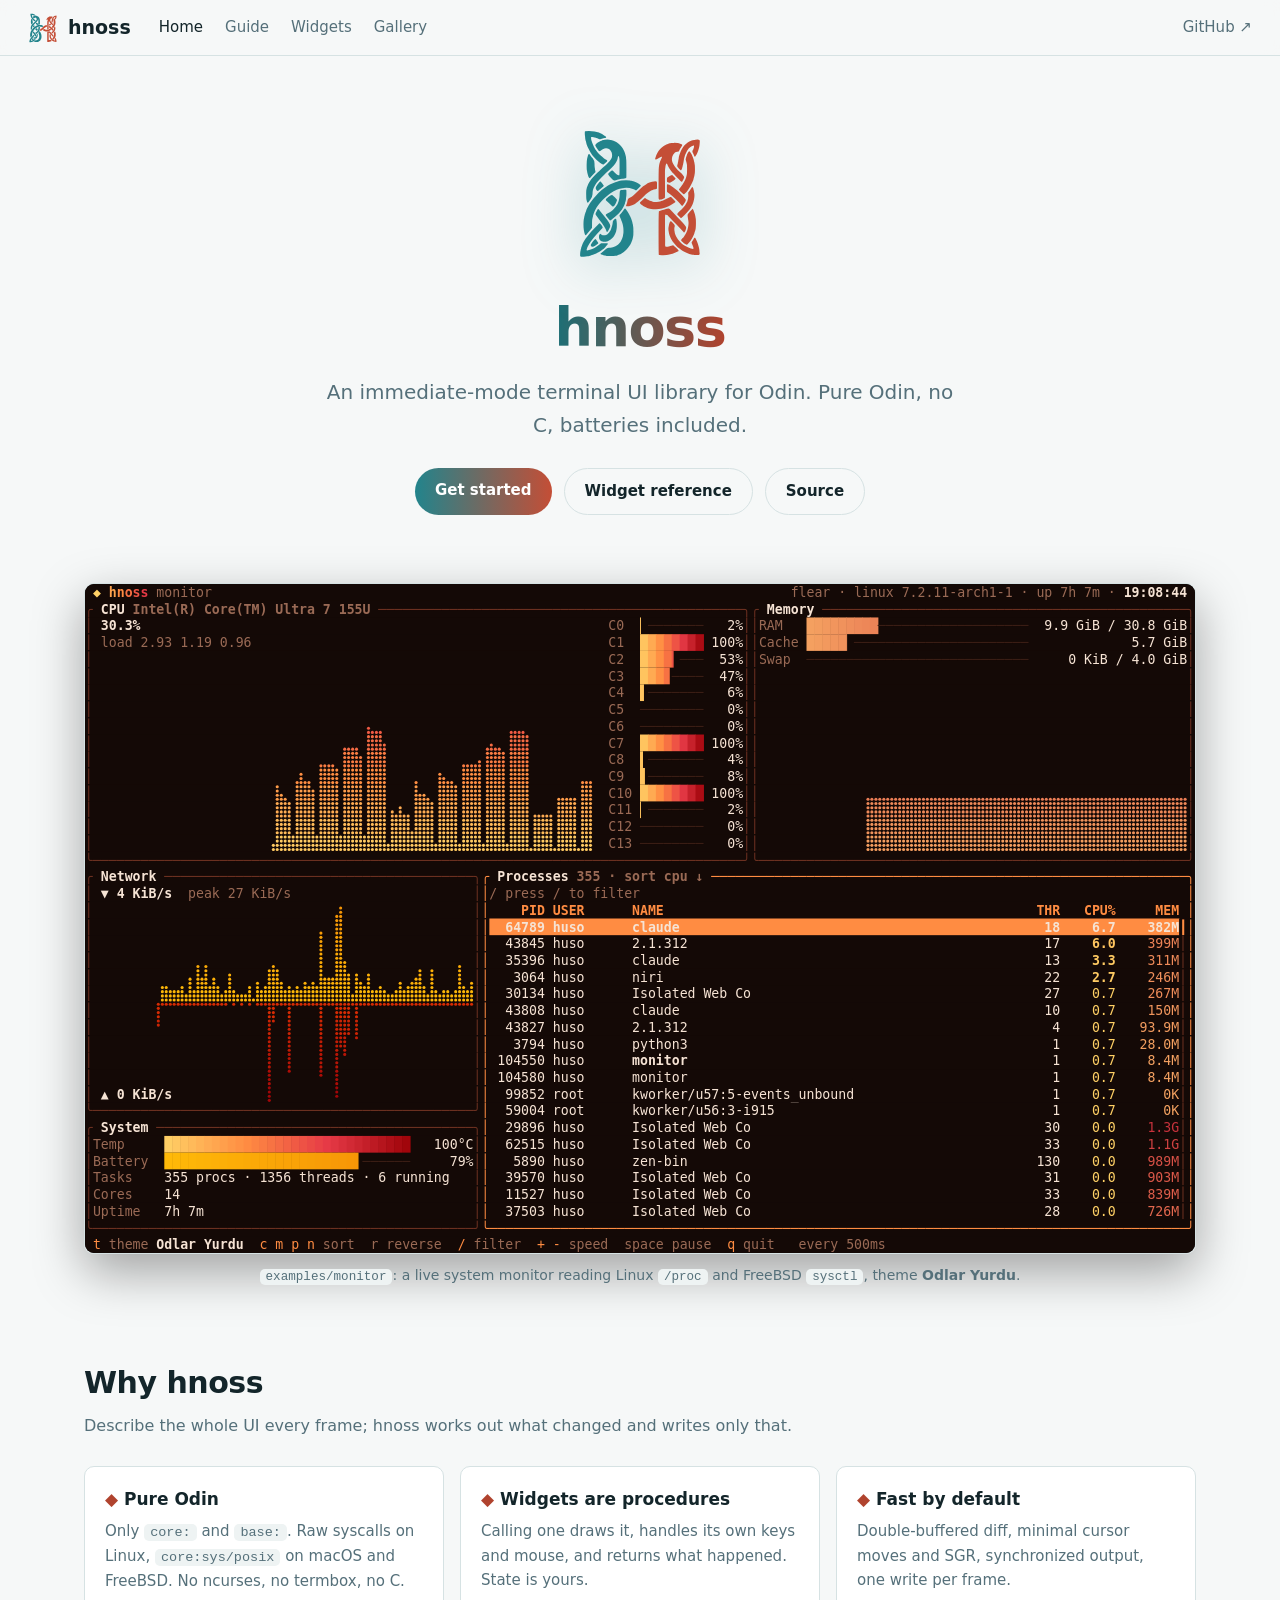
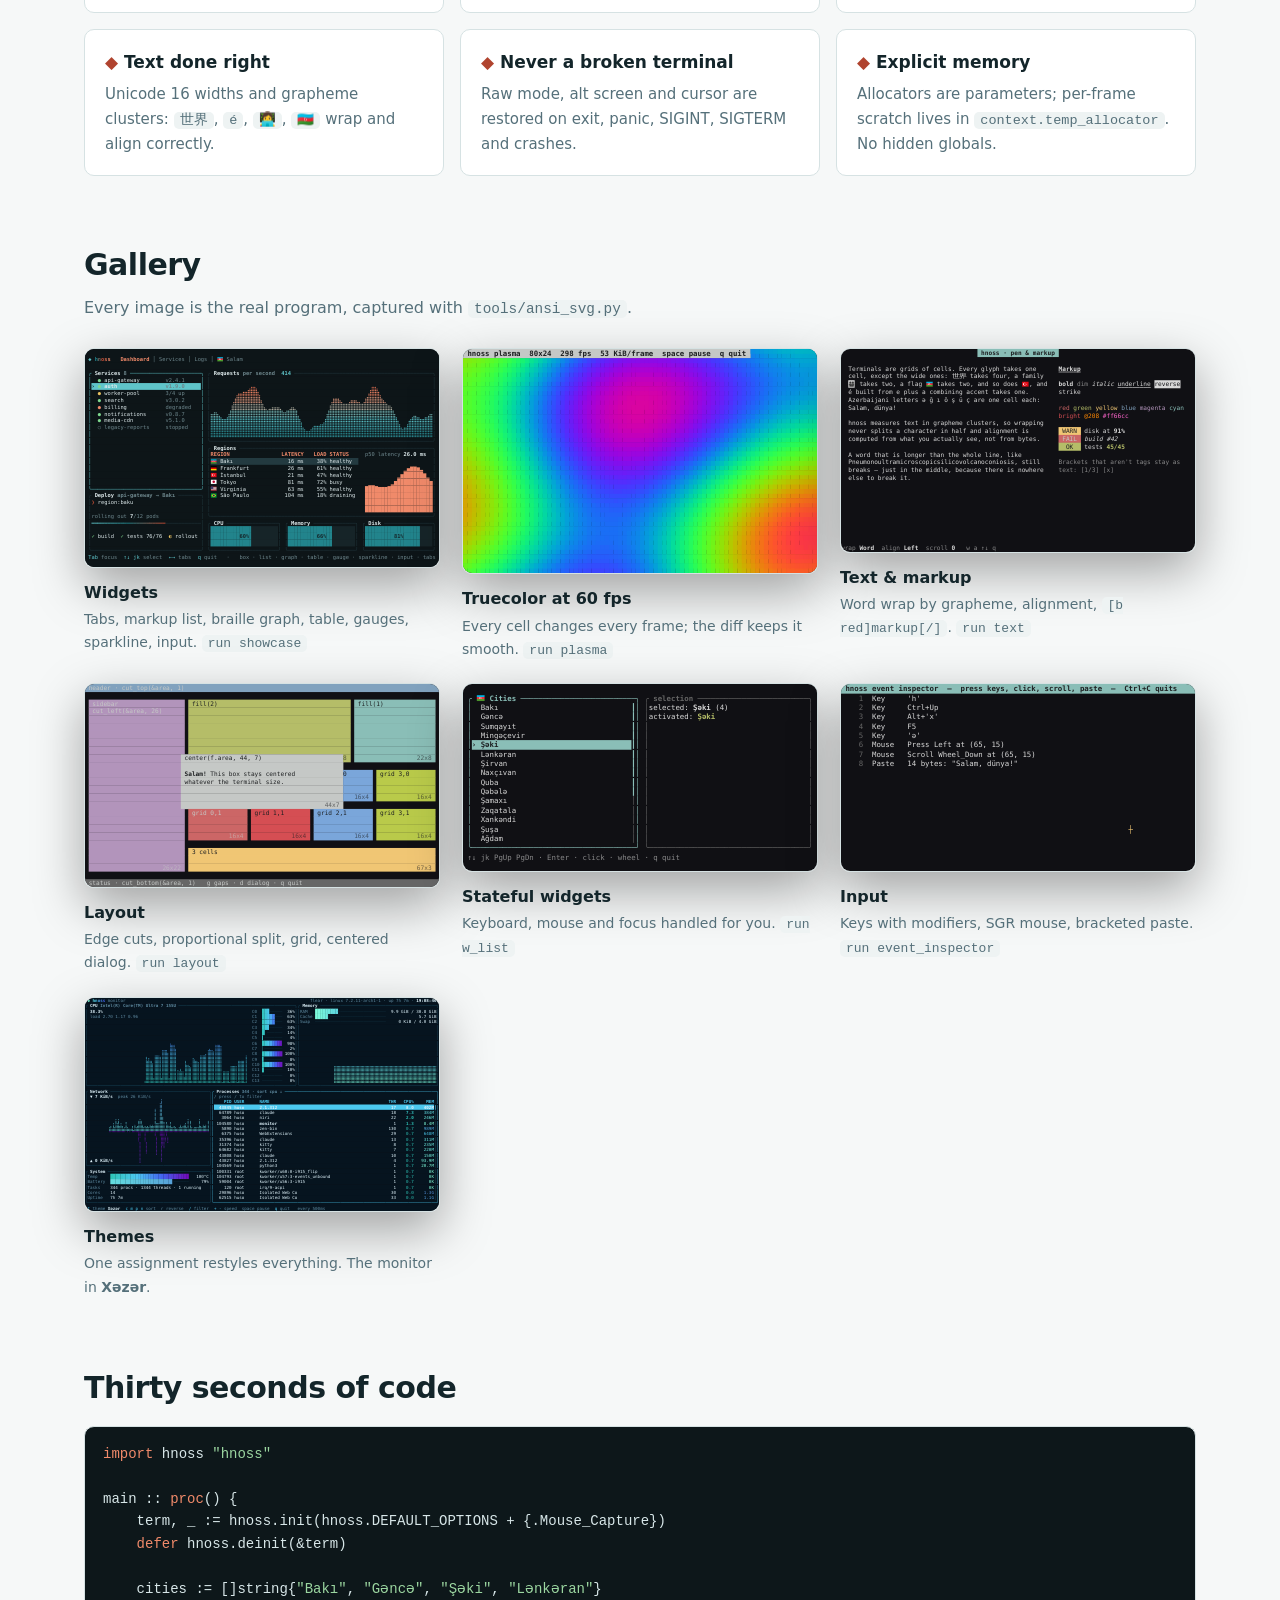
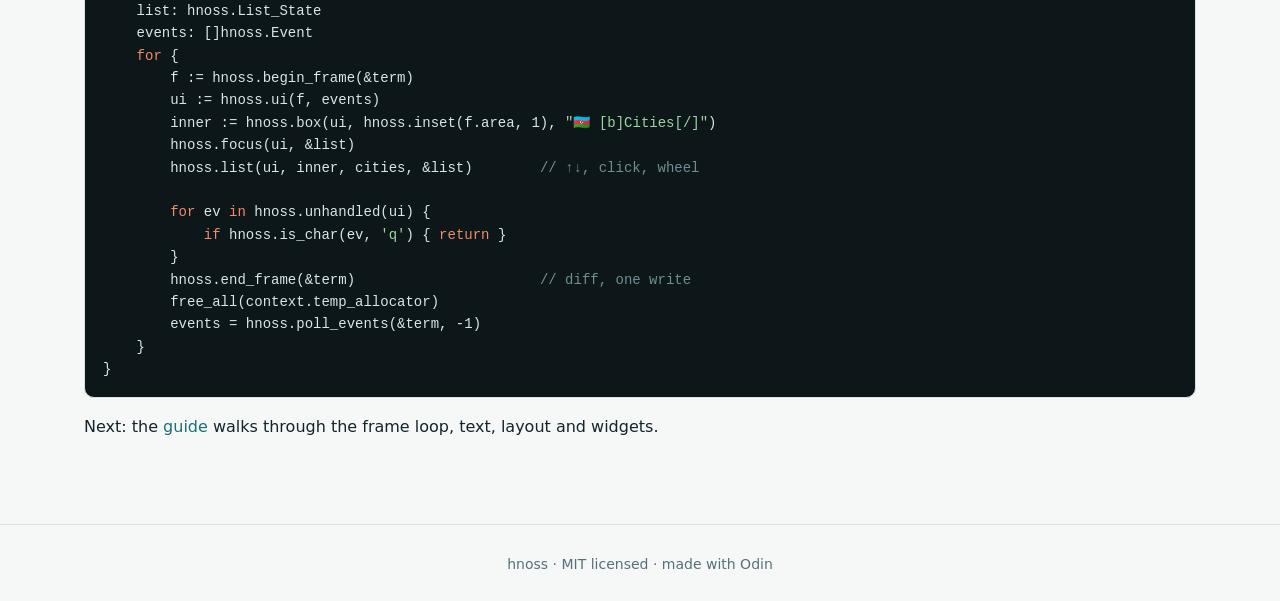
<file: docs/index.html>
<!doctype html>
<html lang="en">
<head>
<meta charset="utf-8">
<meta name="viewport" content="width=device-width, initial-scale=1">
<title>hnoss: immediate-mode TUI for Odin</title>
<meta name="description" content="hnoss is an immediate-mode, widget-rich terminal UI library written in pure Odin.">
<link rel="icon" href="assets/favicon.png">
<link rel="stylesheet" href="style.css">
</head>
<body>

<header class="top">
	<a class="brand" href="./"><img src="assets/logo.svg" alt="">hnoss</a>
	<nav>
		<a class="on" href="./">Home</a>
		<a href="guide.html">Guide</a>
		<a href="widgets.html">Widgets</a>
		<a href="#gallery">Gallery</a>
	</nav>
	<nav class="gh"><a href="https://github.com/Huseynteymurzade28/hnoss">GitHub ↗</a></nav>
</header>

<div class="hero">
	<img class="logo" src="assets/logo.svg" alt="hnoss logo">
	<h1><span>hnoss</span></h1>
	<p class="tag">An immediate-mode terminal UI library for Odin. Pure Odin, no C, batteries included.</p>
	<div class="cta">
		<a class="btn primary" href="guide.html">Get started</a>
		<a class="btn" href="widgets.html">Widget reference</a>
		<a class="btn" href="https://github.com/Huseynteymurzade28/hnoss">Source</a>
	</div>
</div>

<div class="shot">
	<img src="monitor-odlar-yurdu.svg" alt="hnoss system monitor">
	<p class="caption"><code>examples/monitor</code>: a live system monitor reading Linux <code>/proc</code> and FreeBSD <code>sysctl</code>, theme <b>Odlar Yurdu</b>.</p>
</div>

<section class="band">
	<h2>Why hnoss</h2>
	<p class="lead">Describe the whole UI every frame; hnoss works out what changed and writes only that.</p>
	<div class="features">
		<div class="feature"><h3><b>◆</b> Pure Odin</h3><p>Only <code>core:</code> and <code>base:</code>. Raw syscalls on Linux, <code>core:sys/posix</code> on macOS and FreeBSD. No ncurses, no termbox, no C.</p></div>
		<div class="feature"><h3><b>◆</b> Widgets are procedures</h3><p>Calling one draws it, handles its own keys and mouse, and returns what happened. State is yours.</p></div>
		<div class="feature"><h3><b>◆</b> Fast by default</h3><p>Double-buffered diff, minimal cursor moves and SGR, synchronized output, one write per frame.</p></div>
		<div class="feature"><h3><b>◆</b> Text done right</h3><p>Unicode 16 widths and grapheme clusters: <code>世界</code>, <code>é</code>, <code>👩‍💻</code>, <code>🇦🇿</code> wrap and align correctly.</p></div>
		<div class="feature"><h3><b>◆</b> Never a broken terminal</h3><p>Raw mode, alt screen and cursor are restored on exit, panic, SIGINT, SIGTERM and crashes.</p></div>
		<div class="feature"><h3><b>◆</b> Explicit memory</h3><p>Allocators are parameters; per-frame scratch lives in <code>context.temp_allocator</code>. No hidden globals.</p></div>
	</div>
</section>

<section class="band" id="gallery">
	<h2>Gallery</h2>
	<p class="lead">Every image is the real program, captured with <code>tools/ansi_svg.py</code>.</p>
	<div class="gallery">
		<div class="tile"><img src="gallery/showcase.svg" alt=""><h3>Widgets</h3><p>Tabs, markup list, braille graph, table, gauges, sparkline, input. <code>run showcase</code></p></div>
		<div class="tile"><img src="gallery/plasma.svg" alt=""><h3>Truecolor at 60 fps</h3><p>Every cell changes every frame; the diff keeps it smooth. <code>run plasma</code></p></div>
		<div class="tile"><img src="gallery/text.svg" alt=""><h3>Text &amp; markup</h3><p>Word wrap by grapheme, alignment, <code>[b red]markup[/]</code>. <code>run text</code></p></div>
		<div class="tile"><img src="gallery/layout.svg" alt=""><h3>Layout</h3><p>Edge cuts, proportional split, grid, centered dialog. <code>run layout</code></p></div>
		<div class="tile"><img src="gallery/list.svg" alt=""><h3>Stateful widgets</h3><p>Keyboard, mouse and focus handled for you. <code>run w_list</code></p></div>
		<div class="tile"><img src="gallery/events.svg" alt=""><h3>Input</h3><p>Keys with modifiers, SGR mouse, bracketed paste. <code>run event_inspector</code></p></div>
		<div class="tile"><img src="monitor-xezer.svg" alt=""><h3>Themes</h3><p>One assignment restyles everything. The monitor in <b>Xəzər</b>.</p></div>
	</div>
</section>

<section class="band">
	<h2>Thirty seconds of code</h2>
	<pre><code><span class="k">import</span> hnoss <span class="s">"hnoss"</span>

main :: <span class="k">proc</span>() {
    term, _ := hnoss.init(hnoss.DEFAULT_OPTIONS + {.Mouse_Capture})
    <span class="k">defer</span> hnoss.deinit(&amp;term)

    cities := []string{<span class="s">"Bakı"</span>, <span class="s">"Gəncə"</span>, <span class="s">"Şəki"</span>, <span class="s">"Lənkəran"</span>}
    list: hnoss.List_State
    events: []hnoss.Event
    <span class="k">for</span> {
        f := hnoss.begin_frame(&amp;term)
        ui := hnoss.ui(f, events)
        inner := hnoss.box(ui, hnoss.inset(f.area, 1), <span class="s">"🇦🇿 [b]Cities[/]"</span>)
        hnoss.focus(ui, &amp;list)
        hnoss.list(ui, inner, cities, &amp;list)        <span class="c">// ↑↓, click, wheel</span>

        <span class="k">for</span> ev <span class="k">in</span> hnoss.unhandled(ui) {
            <span class="k">if</span> hnoss.is_char(ev, <span class="s">'q'</span>) { <span class="k">return</span> }
        }
        hnoss.end_frame(&amp;term)                      <span class="c">// diff, one write</span>
        free_all(context.temp_allocator)
        events = hnoss.poll_events(&amp;term, -1)
    }
}</code></pre>
	<p>Next: the <a href="guide.html">guide</a> walks through the frame loop, text, layout and widgets.</p>
</section>

<footer>hnoss · MIT licensed · made with Odin</footer>
</body>
</html>
</file>
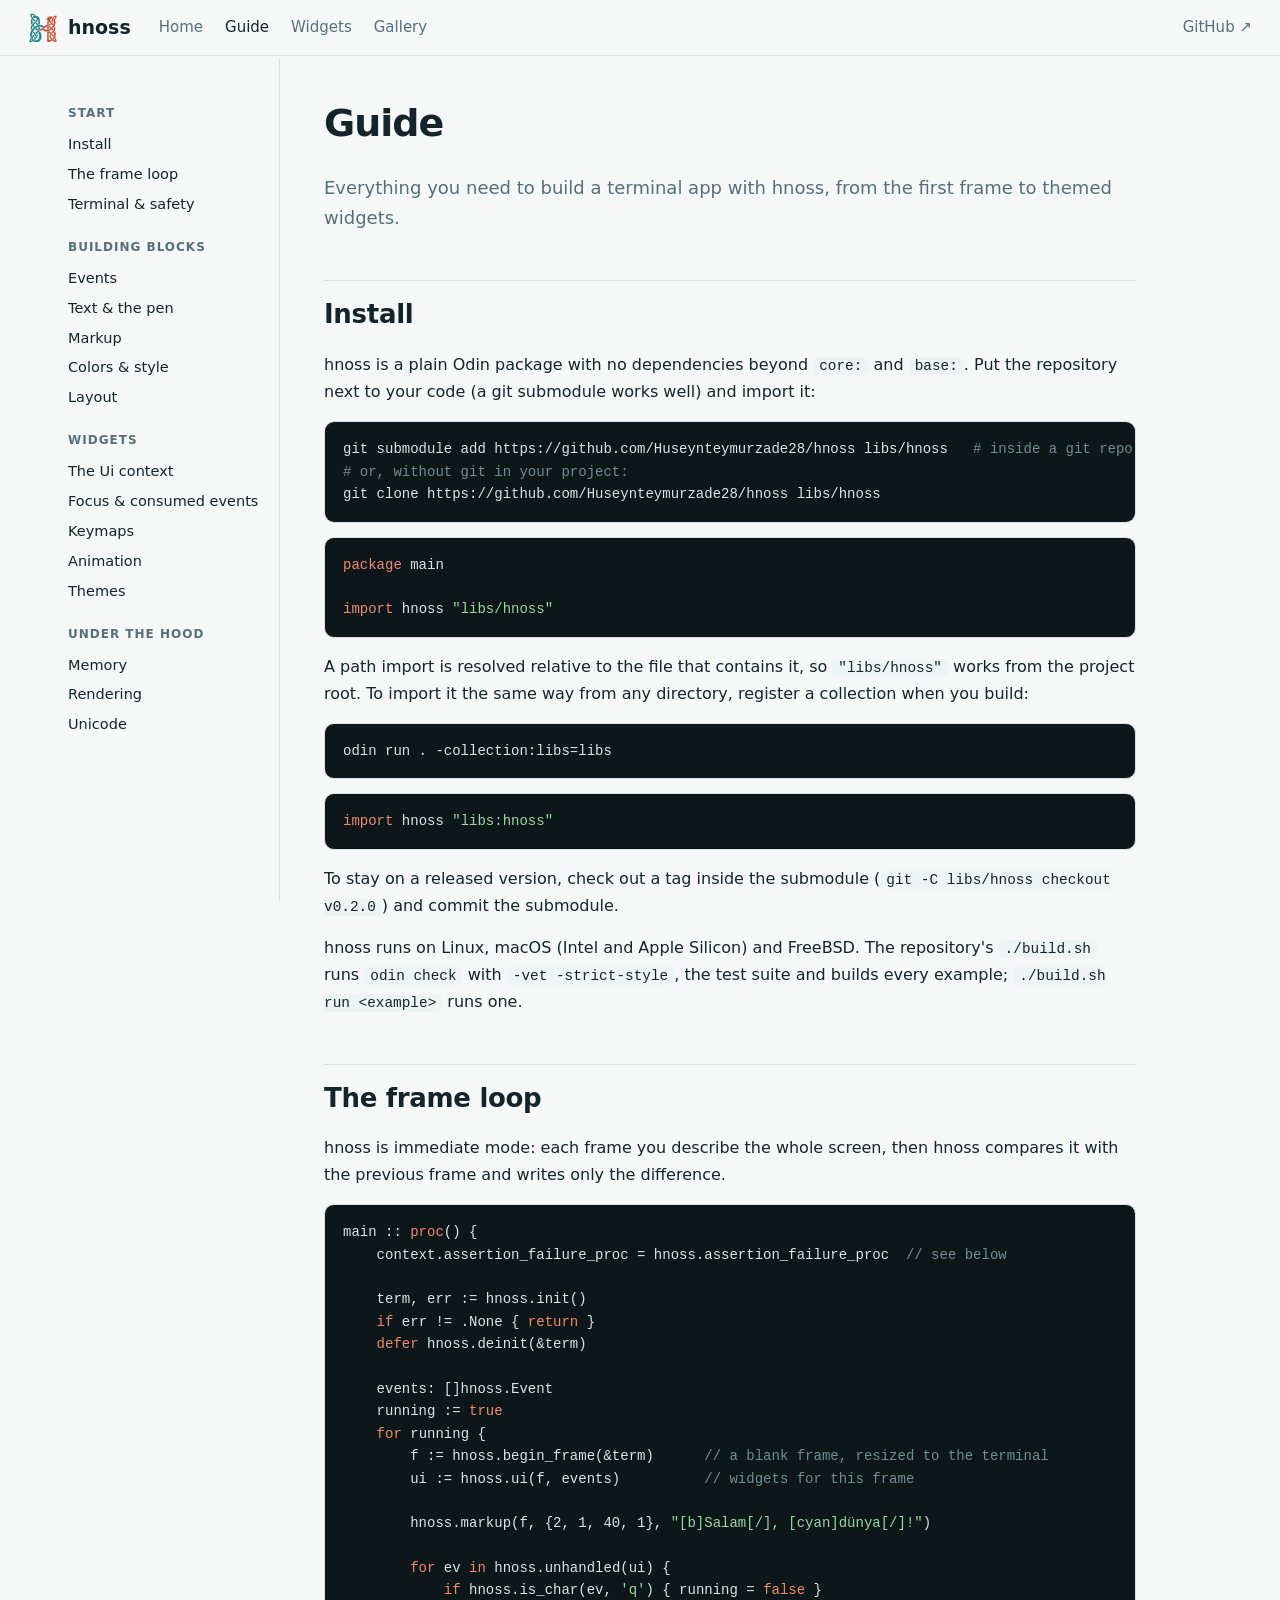
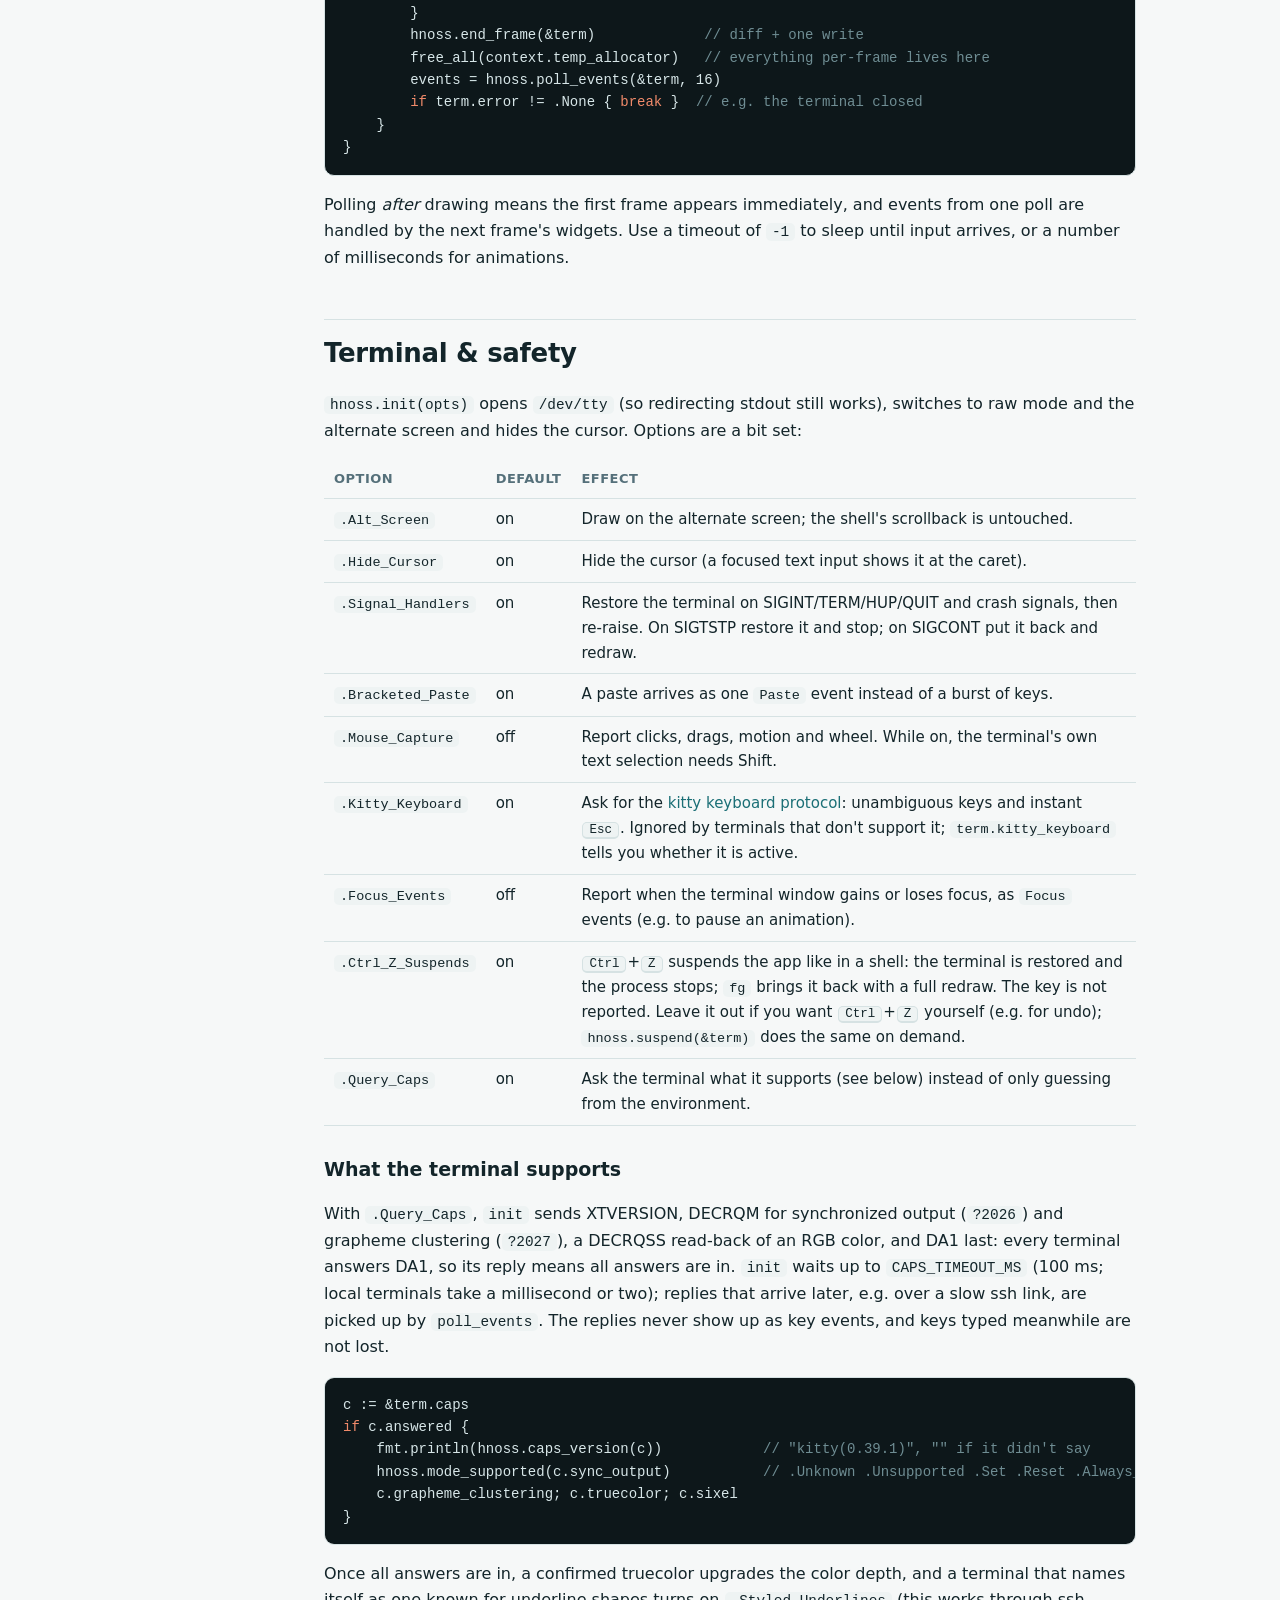
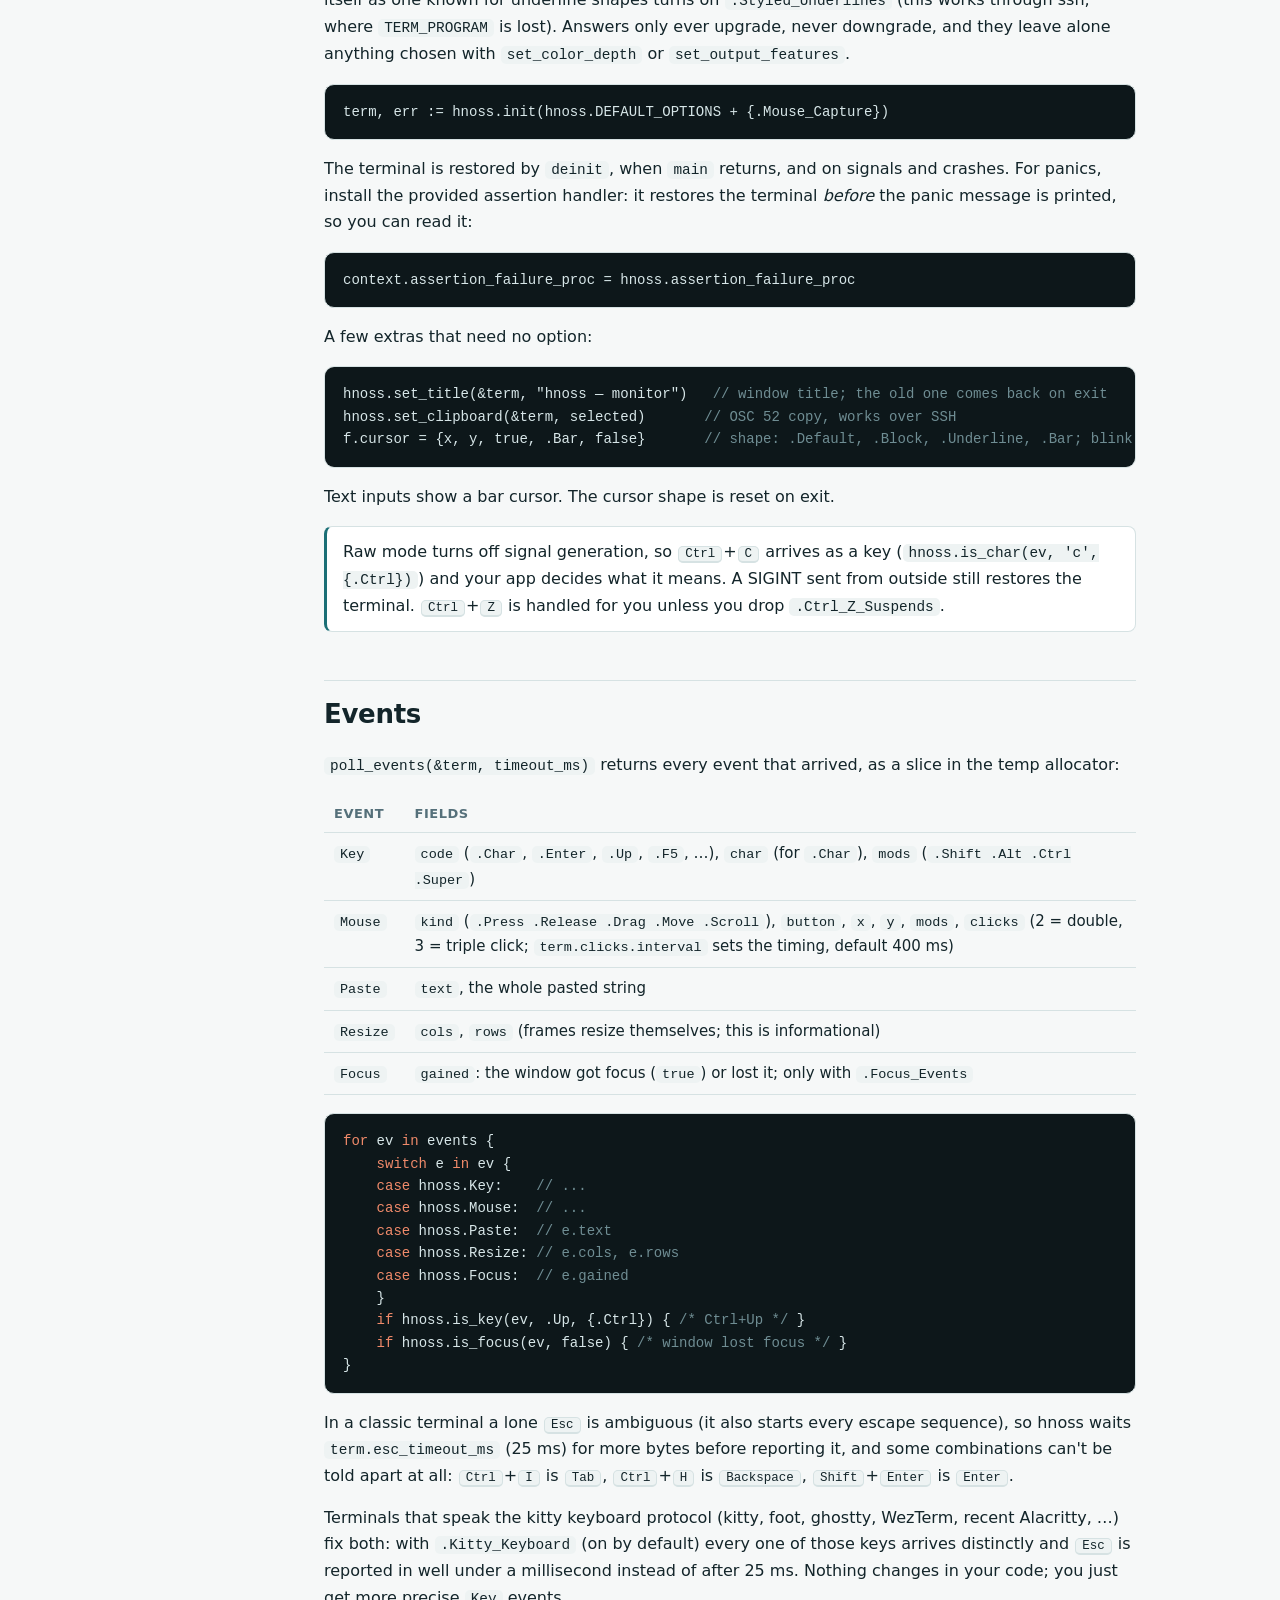
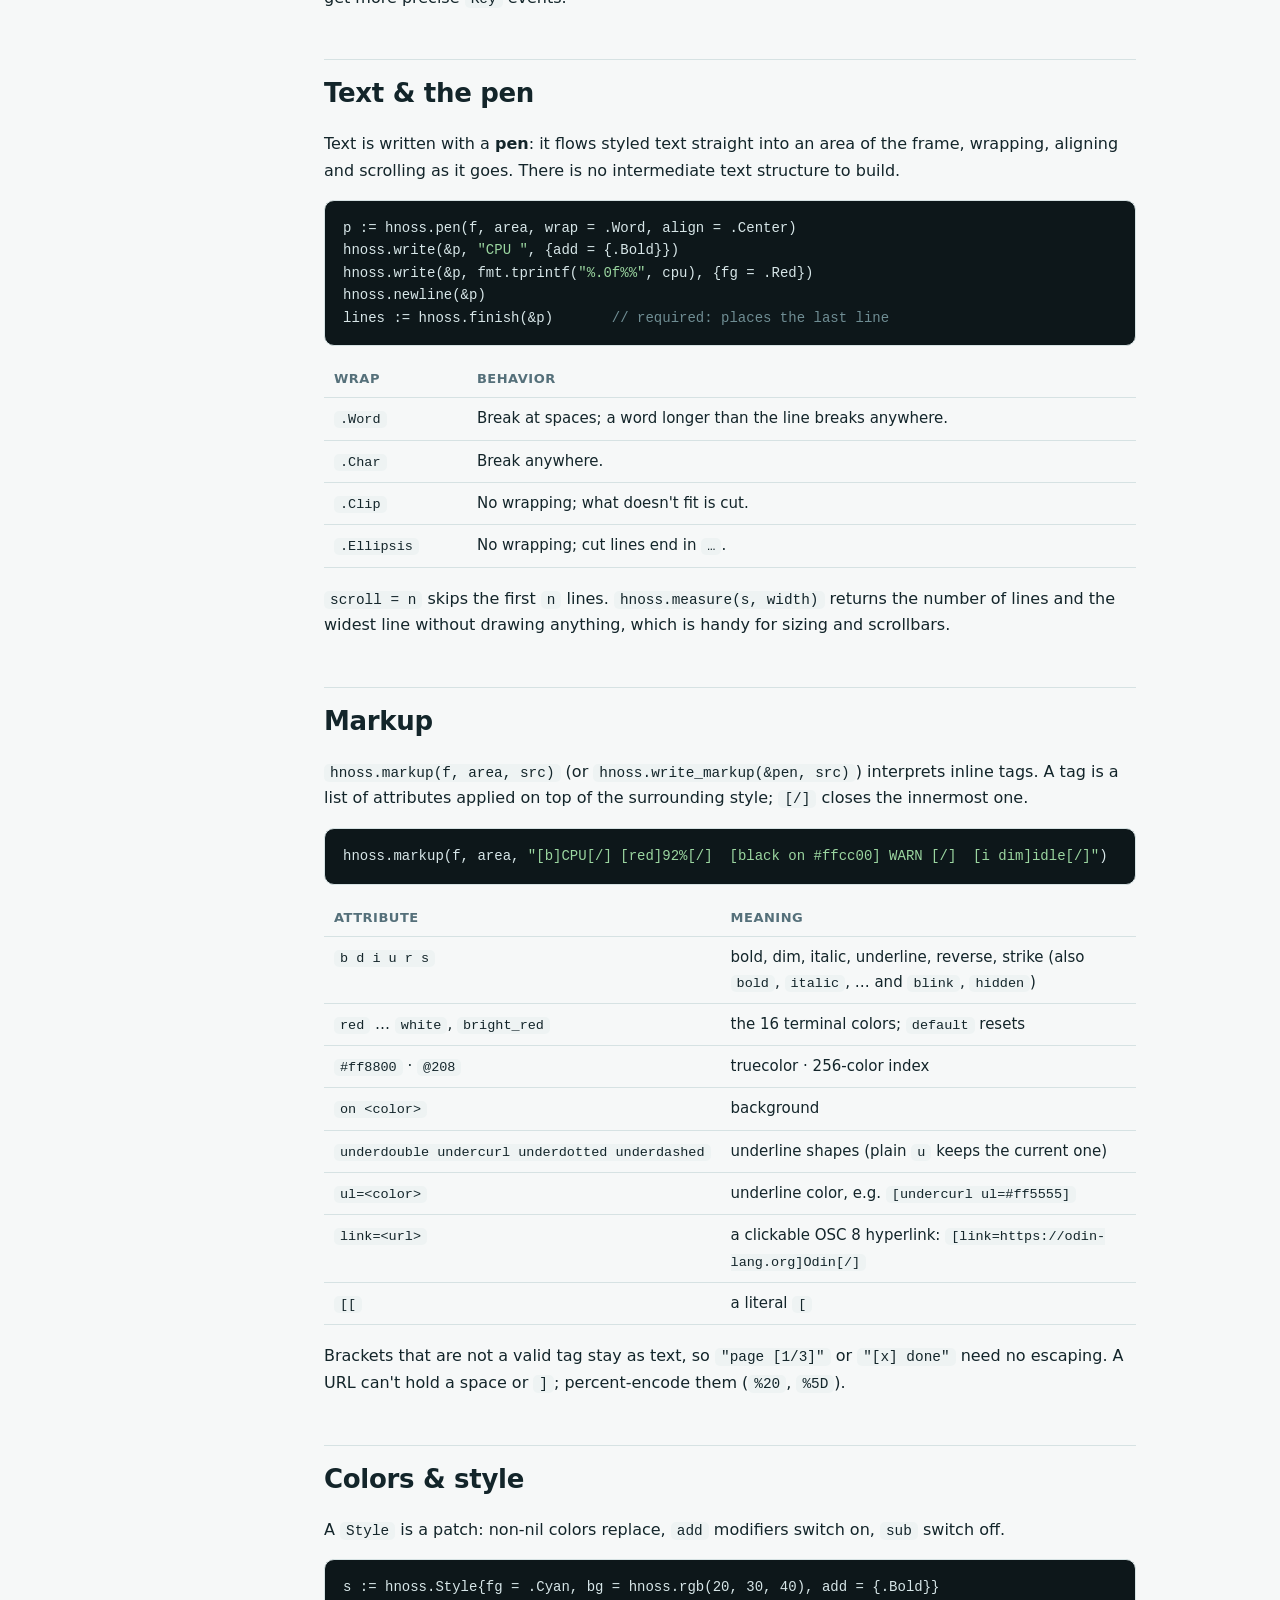
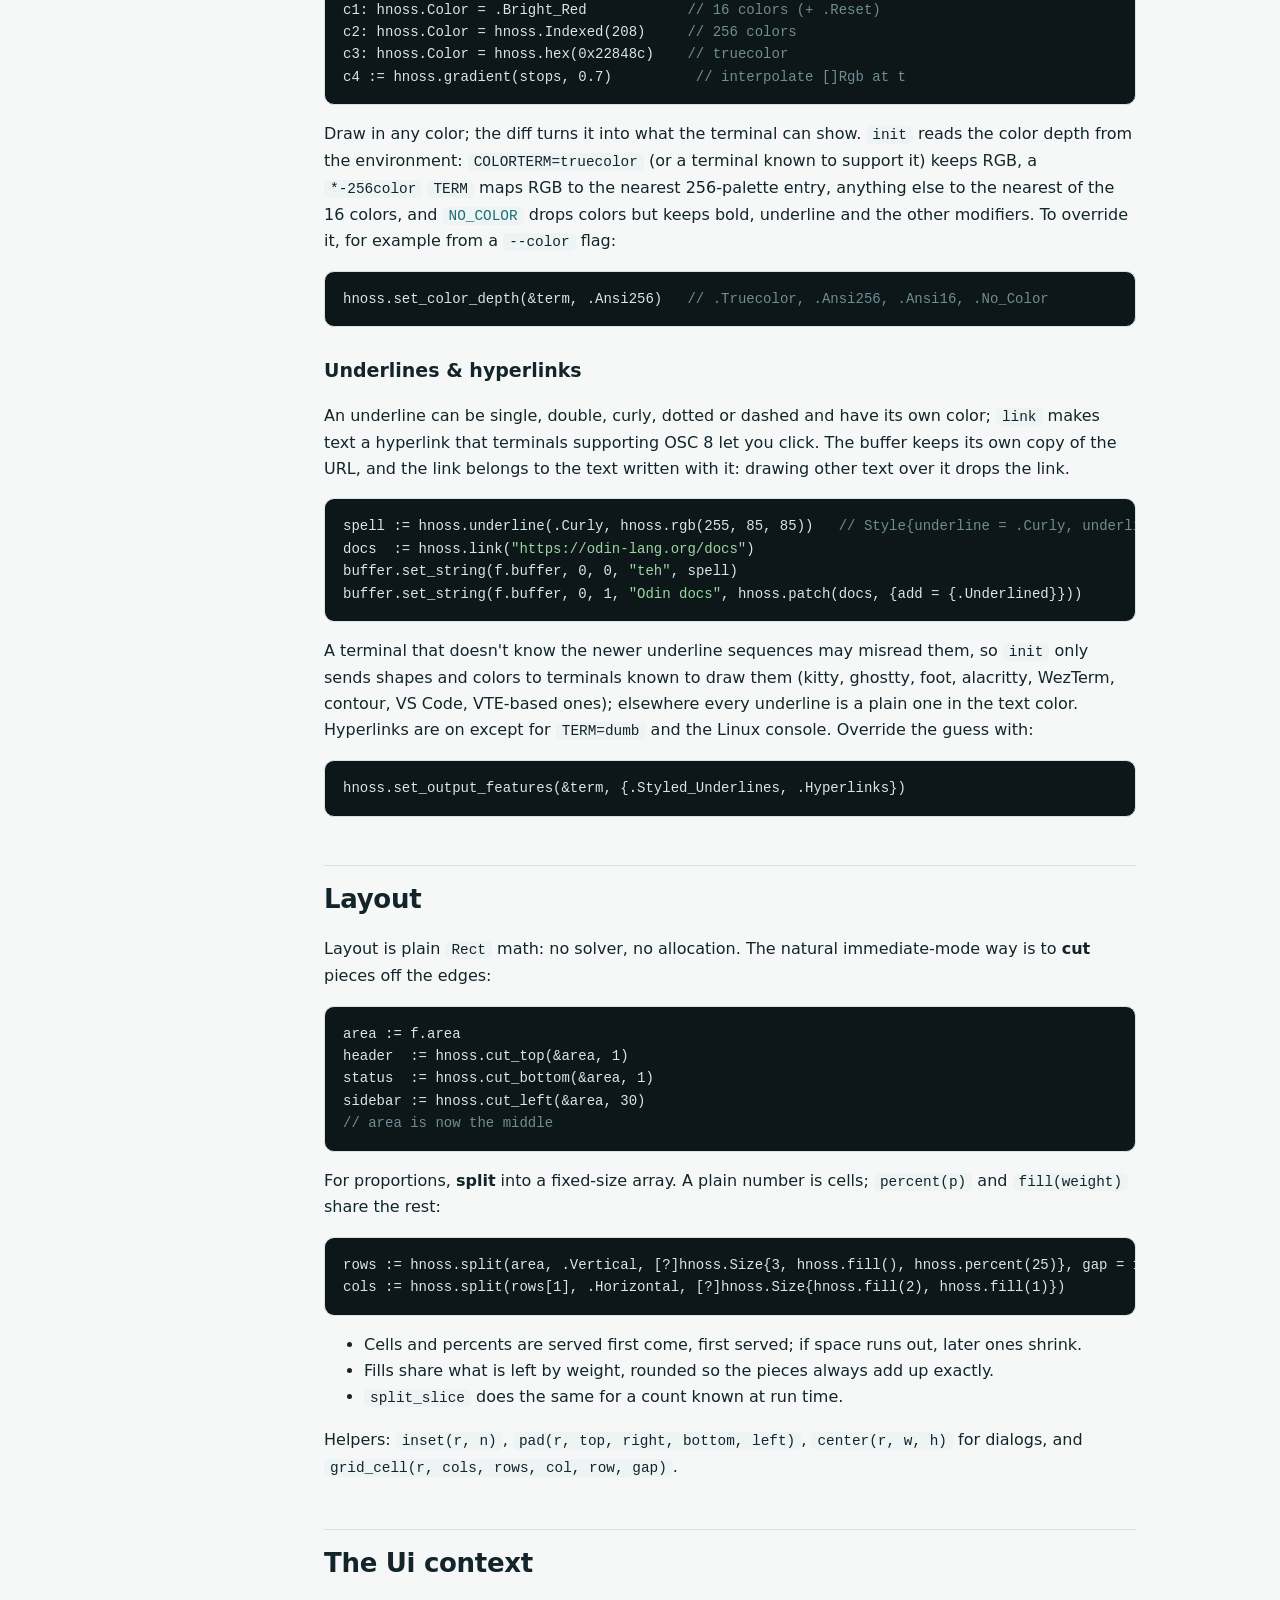
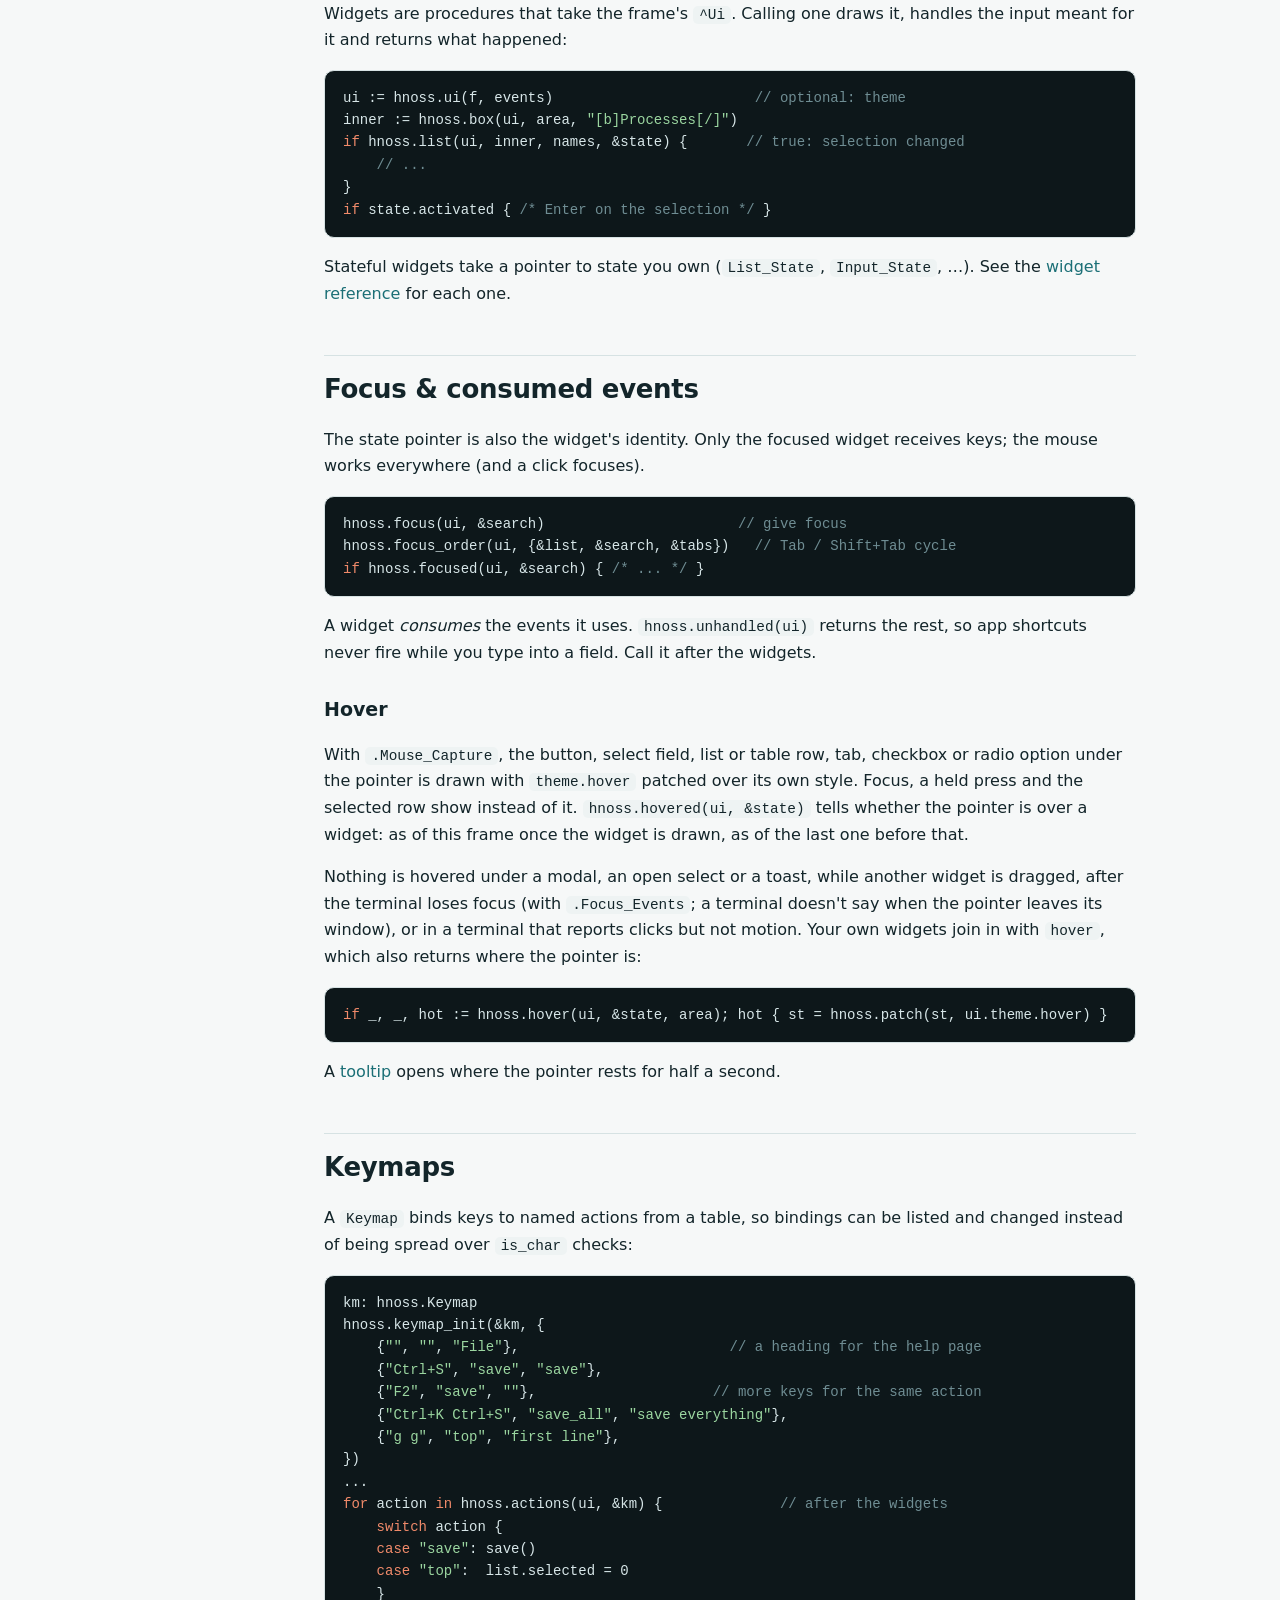
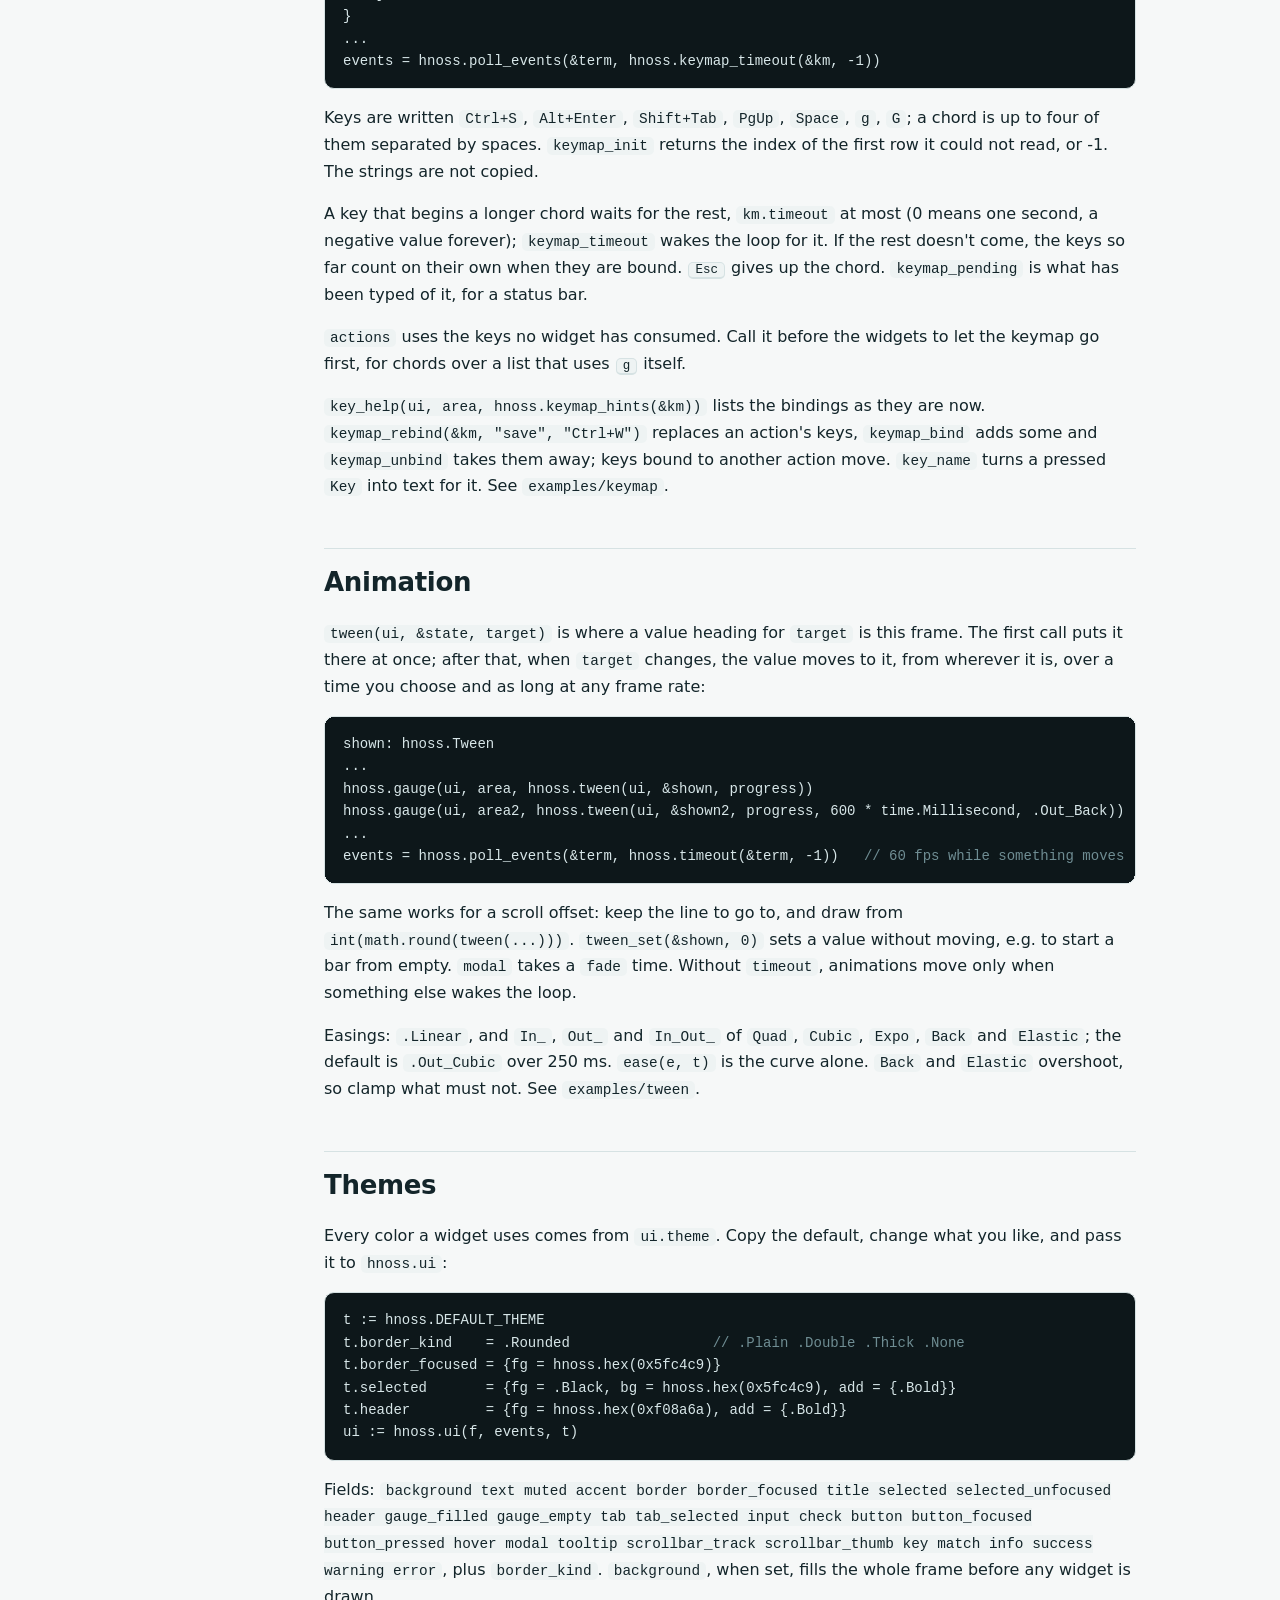
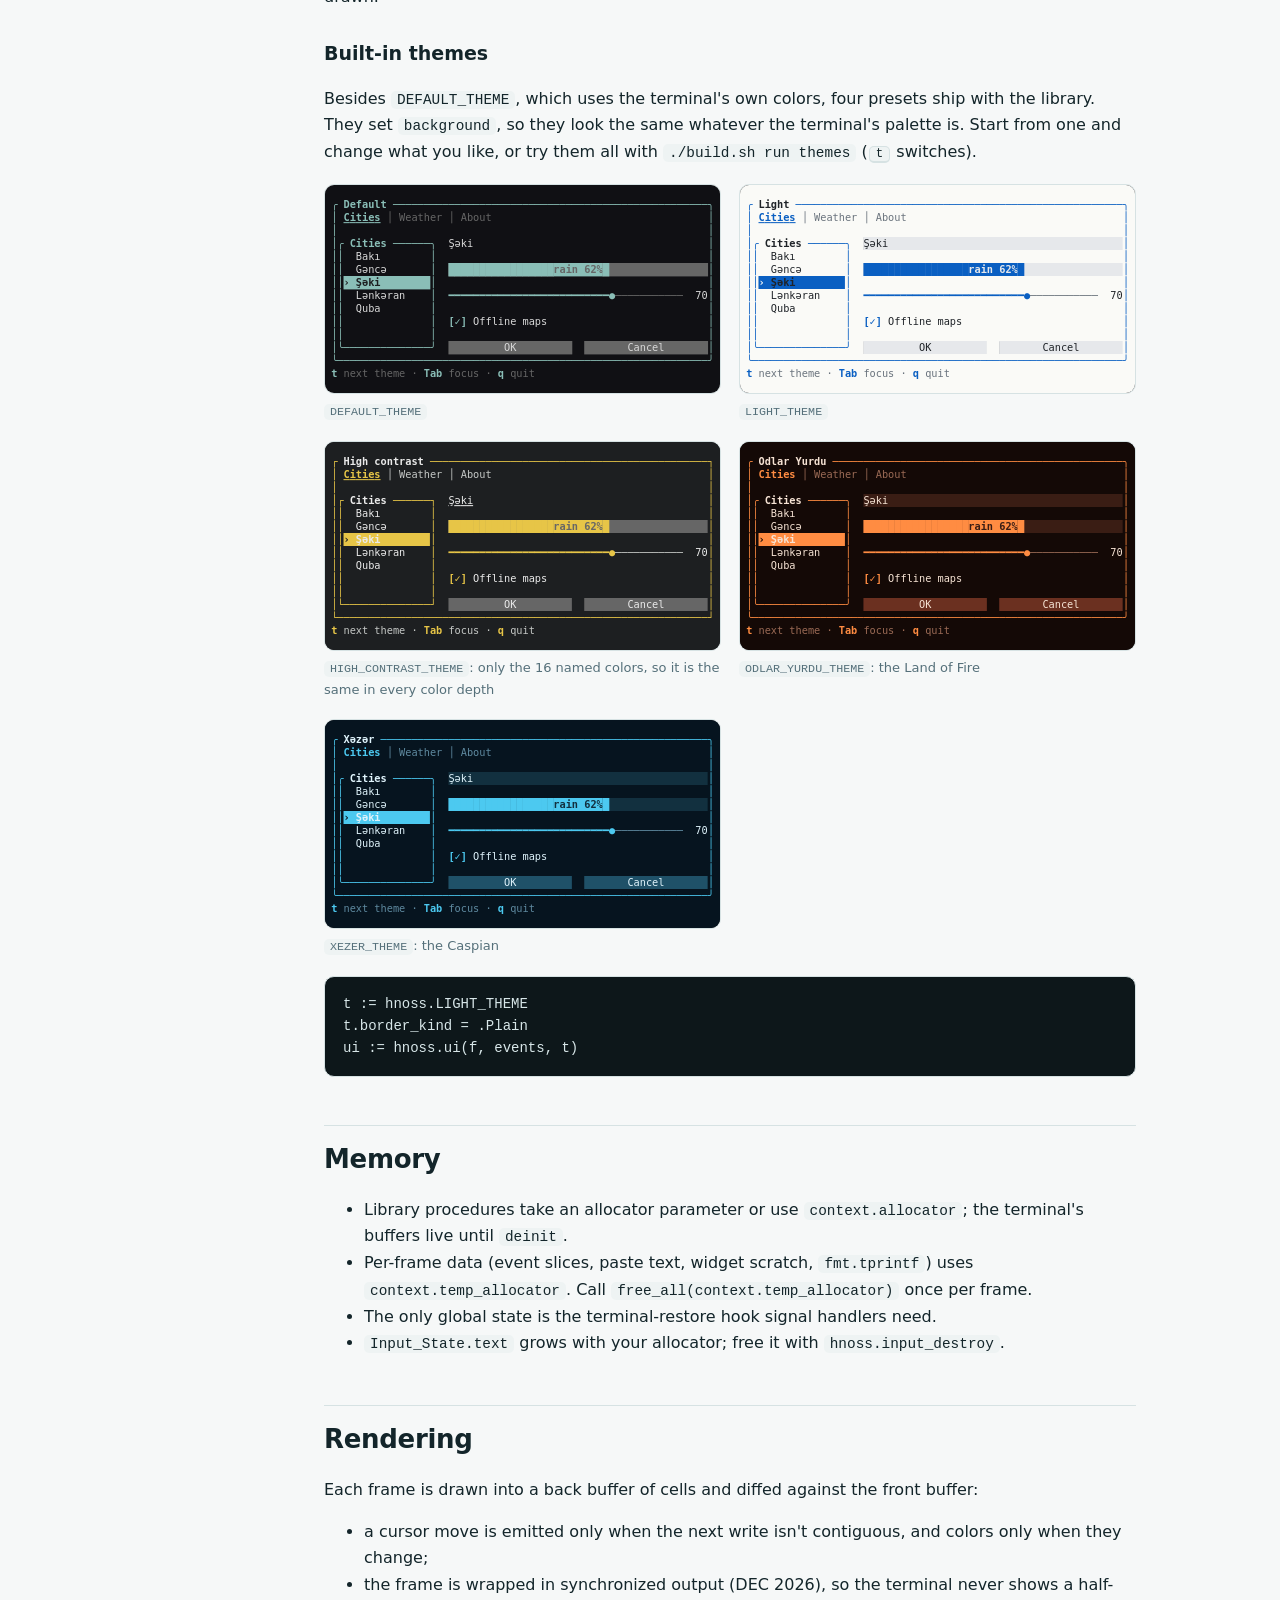
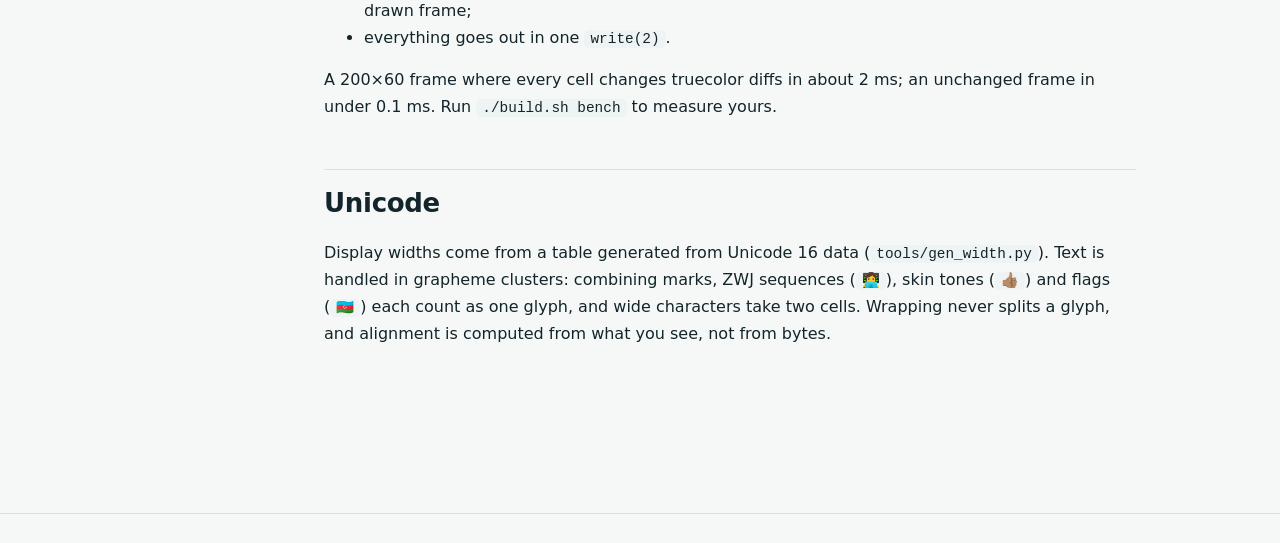
<file: docs/guide.html>
<!doctype html>
<html lang="en">
<head>
<meta charset="utf-8">
<meta name="viewport" content="width=device-width, initial-scale=1">
<title>Guide · hnoss</title>
<link rel="icon" href="assets/favicon.png">
<link rel="stylesheet" href="style.css">
</head>
<body>

<header class="top">
	<a class="brand" href="./"><img src="assets/logo.svg" alt="">hnoss</a>
	<nav>
		<a href="./">Home</a>
		<a class="on" href="guide.html">Guide</a>
		<a href="widgets.html">Widgets</a>
		<a href="./#gallery">Gallery</a>
	</nav>
	<nav class="gh"><a href="https://github.com/Huseynteymurzade28/hnoss">GitHub ↗</a></nav>
</header>

<div class="layout">
<aside class="side">
	<h4>Start</h4>
	<a href="#install">Install</a>
	<a href="#loop">The frame loop</a>
	<a href="#terminal">Terminal &amp; safety</a>
	<h4>Building blocks</h4>
	<a href="#events">Events</a>
	<a href="#text">Text &amp; the pen</a>
	<a href="#markup">Markup</a>
	<a href="#style">Colors &amp; style</a>
	<a href="#layout">Layout</a>
	<h4>Widgets</h4>
	<a href="#ui">The Ui context</a>
	<a href="#focus">Focus &amp; consumed events</a>
	<a href="#keymap">Keymaps</a>
	<a href="#animation">Animation</a>
	<a href="#theme">Themes</a>
	<h4>Under the hood</h4>
	<a href="#memory">Memory</a>
	<a href="#render">Rendering</a>
	<a href="#unicode">Unicode</a>
</aside>

<main class="doc">
<h1>Guide</h1>
<p class="lead">Everything you need to build a terminal app with hnoss, from the first frame to themed widgets.</p>

<h2 id="install">Install</h2>
<p>hnoss is a plain Odin package with no dependencies beyond <code>core:</code> and <code>base:</code>. Put the repository next to your code (a git submodule works well) and import it:</p>
<pre><code>git submodule add https://github.com/Huseynteymurzade28/hnoss libs/hnoss   <span class="c"># inside a git repo (git init first)</span>
<span class="c"># or, without git in your project:</span>
git clone https://github.com/Huseynteymurzade28/hnoss libs/hnoss</code></pre>
<pre><code><span class="k">package</span> main

<span class="k">import</span> hnoss <span class="s">"libs/hnoss"</span></code></pre>
<p>A path import is resolved relative to the file that contains it, so <code>"libs/hnoss"</code> works from the project root. To import it the same way from any directory, register a collection when you build:</p>
<pre><code>odin run . -collection:libs=libs</code></pre>
<pre><code><span class="k">import</span> hnoss <span class="s">"libs:hnoss"</span></code></pre>
<p>To stay on a released version, check out a tag inside the submodule (<code>git -C libs/hnoss checkout v0.2.0</code>) and commit the submodule.</p>
<p>hnoss runs on Linux, macOS (Intel and Apple Silicon) and FreeBSD. The repository's <code>./build.sh</code> runs <code>odin check</code> with <code>-vet -strict-style</code>, the test suite and builds every example; <code>./build.sh run &lt;example&gt;</code> runs one.</p>

<h2 id="loop">The frame loop</h2>
<p>hnoss is immediate mode: each frame you describe the whole screen, then hnoss compares it with the previous frame and writes only the difference.</p>
<pre><code>main :: <span class="k">proc</span>() {
    context.assertion_failure_proc = hnoss.assertion_failure_proc  <span class="c">// see below</span>

    term, err := hnoss.init()
    <span class="k">if</span> err != .None { <span class="k">return</span> }
    <span class="k">defer</span> hnoss.deinit(&amp;term)

    events: []hnoss.Event
    running := <span class="k">true</span>
    <span class="k">for</span> running {
        f := hnoss.begin_frame(&amp;term)      <span class="c">// a blank frame, resized to the terminal</span>
        ui := hnoss.ui(f, events)          <span class="c">// widgets for this frame</span>

        hnoss.markup(f, {2, 1, 40, 1}, <span class="s">"[b]Salam[/], [cyan]dünya[/]!"</span>)

        <span class="k">for</span> ev <span class="k">in</span> hnoss.unhandled(ui) {
            <span class="k">if</span> hnoss.is_char(ev, <span class="s">'q'</span>) { running = <span class="k">false</span> }
        }
        hnoss.end_frame(&amp;term)             <span class="c">// diff + one write</span>
        free_all(context.temp_allocator)   <span class="c">// everything per-frame lives here</span>
        events = hnoss.poll_events(&amp;term, 16)
        <span class="k">if</span> term.error != .None { <span class="k">break</span> }  <span class="c">// e.g. the terminal closed</span>
    }
}</code></pre>
<p>Polling <em>after</em> drawing means the first frame appears immediately, and events from one poll are handled by the next frame's widgets. Use a timeout of <code>-1</code> to sleep until input arrives, or a number of milliseconds for animations.</p>

<h2 id="terminal">Terminal &amp; safety</h2>
<p><code>hnoss.init(opts)</code> opens <code>/dev/tty</code> (so redirecting stdout still works), switches to raw mode and the alternate screen and hides the cursor. Options are a bit set:</p>
<table class="ref">
<tr><th>Option</th><th>Default</th><th>Effect</th></tr>
<tr><td><code>.Alt_Screen</code></td><td>on</td><td>Draw on the alternate screen; the shell's scrollback is untouched.</td></tr>
<tr><td><code>.Hide_Cursor</code></td><td>on</td><td>Hide the cursor (a focused text input shows it at the caret).</td></tr>
<tr><td><code>.Signal_Handlers</code></td><td>on</td><td>Restore the terminal on SIGINT/TERM/HUP/QUIT and crash signals, then re-raise. On SIGTSTP restore it and stop; on SIGCONT put it back and redraw.</td></tr>
<tr><td><code>.Bracketed_Paste</code></td><td>on</td><td>A paste arrives as one <code>Paste</code> event instead of a burst of keys.</td></tr>
<tr><td><code>.Mouse_Capture</code></td><td>off</td><td>Report clicks, drags, motion and wheel. While on, the terminal's own text selection needs Shift.</td></tr>
<tr><td><code>.Kitty_Keyboard</code></td><td>on</td><td>Ask for the <a href="https://sw.kovidgoyal.net/kitty/keyboard-protocol/">kitty keyboard protocol</a>: unambiguous keys and instant <kbd>Esc</kbd>. Ignored by terminals that don't support it; <code>term.kitty_keyboard</code> tells you whether it is active.</td></tr>
<tr><td><code>.Focus_Events</code></td><td>off</td><td>Report when the terminal window gains or loses focus, as <code>Focus</code> events (e.g. to pause an animation).</td></tr>
<tr><td><code>.Ctrl_Z_Suspends</code></td><td>on</td><td><kbd>Ctrl</kbd>+<kbd>Z</kbd> suspends the app like in a shell: the terminal is restored and the process stops; <code>fg</code> brings it back with a full redraw. The key is not reported. Leave it out if you want <kbd>Ctrl</kbd>+<kbd>Z</kbd> yourself (e.g. for undo); <code>hnoss.suspend(&amp;term)</code> does the same on demand.</td></tr>
<tr><td><code>.Query_Caps</code></td><td>on</td><td>Ask the terminal what it supports (see below) instead of only guessing from the environment.</td></tr>
</table>
<h3 id="caps">What the terminal supports</h3>
<p>With <code>.Query_Caps</code>, <code>init</code> sends XTVERSION, DECRQM for synchronized output (<code>?2026</code>) and grapheme clustering (<code>?2027</code>), a DECRQSS read-back of an RGB color, and DA1 last: every terminal answers DA1, so its reply means all answers are in. <code>init</code> waits up to <code>CAPS_TIMEOUT_MS</code> (100 ms; local terminals take a millisecond or two); replies that arrive later, e.g. over a slow ssh link, are picked up by <code>poll_events</code>. The replies never show up as key events, and keys typed meanwhile are not lost.</p>
<pre><code>c := &amp;term.caps
<span class="k">if</span> c.answered {
    fmt.println(hnoss.caps_version(c))            <span class="c">// "kitty(0.39.1)", "" if it didn't say</span>
    hnoss.mode_supported(c.sync_output)           <span class="c">// .Unknown .Unsupported .Set .Reset .Always_Set .Always_Reset</span>
    c.grapheme_clustering; c.truecolor; c.sixel
}</code></pre>
<p>Once all answers are in, a confirmed truecolor upgrades the color depth, and a terminal that names itself as one known for underline shapes turns on <code>.Styled_Underlines</code> (this works through ssh, where <code>TERM_PROGRAM</code> is lost). Answers only ever upgrade, never downgrade, and they leave alone anything chosen with <code>set_color_depth</code> or <code>set_output_features</code>.</p>
<pre><code>term, err := hnoss.init(hnoss.DEFAULT_OPTIONS + {.Mouse_Capture})</code></pre>
<p>The terminal is restored by <code>deinit</code>, when <code>main</code> returns, and on signals and crashes. For panics, install the provided assertion handler: it restores the terminal <em>before</em> the panic message is printed, so you can read it:</p>
<pre><code>context.assertion_failure_proc = hnoss.assertion_failure_proc</code></pre>
<p>A few extras that need no option:</p>
<pre><code>hnoss.set_title(&amp;term, "hnoss — monitor")   <span class="c">// window title; the old one comes back on exit</span>
hnoss.set_clipboard(&amp;term, selected)       <span class="c">// OSC 52 copy, works over SSH</span>
f.cursor = {x, y, true, .Bar, false}       <span class="c">// shape: .Default, .Block, .Underline, .Bar; blink</span></code></pre>
<p>Text inputs show a bar cursor. The cursor shape is reset on exit.</p>
<div class="note">Raw mode turns off signal generation, so <kbd>Ctrl</kbd>+<kbd>C</kbd> arrives as a key (<code>hnoss.is_char(ev, 'c', {.Ctrl})</code>) and your app decides what it means. A SIGINT sent from outside still restores the terminal. <kbd>Ctrl</kbd>+<kbd>Z</kbd> is handled for you unless you drop <code>.Ctrl_Z_Suspends</code>.</div>

<h2 id="events">Events</h2>
<p><code>poll_events(&amp;term, timeout_ms)</code> returns every event that arrived, as a slice in the temp allocator:</p>
<table class="ref">
<tr><th>Event</th><th>Fields</th></tr>
<tr><td><code>Key</code></td><td><code>code</code> (<code>.Char</code>, <code>.Enter</code>, <code>.Up</code>, <code>.F5</code>, …), <code>char</code> (for <code>.Char</code>), <code>mods</code> (<code>.Shift .Alt .Ctrl .Super</code>)</td></tr>
<tr><td><code>Mouse</code></td><td><code>kind</code> (<code>.Press .Release .Drag .Move .Scroll</code>), <code>button</code>, <code>x</code>, <code>y</code>, <code>mods</code>, <code>clicks</code> (2 = double, 3 = triple click; <code>term.clicks.interval</code> sets the timing, default 400 ms)</td></tr>
<tr><td><code>Paste</code></td><td><code>text</code>, the whole pasted string</td></tr>
<tr><td><code>Resize</code></td><td><code>cols</code>, <code>rows</code> (frames resize themselves; this is informational)</td></tr>
<tr><td><code>Focus</code></td><td><code>gained</code>: the window got focus (<code>true</code>) or lost it; only with <code>.Focus_Events</code></td></tr>
</table>
<pre><code><span class="k">for</span> ev <span class="k">in</span> events {
    <span class="k">switch</span> e <span class="k">in</span> ev {
    <span class="k">case</span> hnoss.Key:    <span class="c">// ...</span>
    <span class="k">case</span> hnoss.Mouse:  <span class="c">// ...</span>
    <span class="k">case</span> hnoss.Paste:  <span class="c">// e.text</span>
    <span class="k">case</span> hnoss.Resize: <span class="c">// e.cols, e.rows</span>
    <span class="k">case</span> hnoss.Focus:  <span class="c">// e.gained</span>
    }
    <span class="k">if</span> hnoss.is_key(ev, .Up, {.Ctrl}) { <span class="c">/* Ctrl+Up */</span> }
    <span class="k">if</span> hnoss.is_focus(ev, false) { <span class="c">/* window lost focus */</span> }
}</code></pre>
<p>In a classic terminal a lone <kbd>Esc</kbd> is ambiguous (it also starts every escape sequence), so hnoss waits <code>term.esc_timeout_ms</code> (25 ms) for more bytes before reporting it, and some combinations can't be told apart at all: <kbd>Ctrl</kbd>+<kbd>I</kbd> is <kbd>Tab</kbd>, <kbd>Ctrl</kbd>+<kbd>H</kbd> is <kbd>Backspace</kbd>, <kbd>Shift</kbd>+<kbd>Enter</kbd> is <kbd>Enter</kbd>.</p>
<p>Terminals that speak the kitty keyboard protocol (kitty, foot, ghostty, WezTerm, recent Alacritty, …) fix both: with <code>.Kitty_Keyboard</code> (on by default) every one of those keys arrives distinctly and <kbd>Esc</kbd> is reported in well under a millisecond instead of after 25 ms. Nothing changes in your code; you just get more precise <code>Key</code> events.</p>

<h2 id="text">Text &amp; the pen</h2>
<p>Text is written with a <strong>pen</strong>: it flows styled text straight into an area of the frame, wrapping, aligning and scrolling as it goes. There is no intermediate text structure to build.</p>
<pre><code>p := hnoss.pen(f, area, wrap = .Word, align = .Center)
hnoss.write(&amp;p, <span class="s">"CPU "</span>, {add = {.Bold}})
hnoss.write(&amp;p, fmt.tprintf(<span class="s">"%.0f%%"</span>, cpu), {fg = .Red})
hnoss.newline(&amp;p)
lines := hnoss.finish(&amp;p)       <span class="c">// required: places the last line</span></code></pre>
<table class="ref">
<tr><th>Wrap</th><th>Behavior</th></tr>
<tr><td><code>.Word</code></td><td>Break at spaces; a word longer than the line breaks anywhere.</td></tr>
<tr><td><code>.Char</code></td><td>Break anywhere.</td></tr>
<tr><td><code>.Clip</code></td><td>No wrapping; what doesn't fit is cut.</td></tr>
<tr><td><code>.Ellipsis</code></td><td>No wrapping; cut lines end in <code>…</code>.</td></tr>
</table>
<p><code>scroll = n</code> skips the first <code>n</code> lines. <code>hnoss.measure(s, width)</code> returns the number of lines and the widest line without drawing anything, which is handy for sizing and scrollbars.</p>

<h2 id="markup">Markup</h2>
<p><code>hnoss.markup(f, area, src)</code> (or <code>hnoss.write_markup(&amp;pen, src)</code>) interprets inline tags. A tag is a list of attributes applied on top of the surrounding style; <code>[/]</code> closes the innermost one.</p>
<pre><code>hnoss.markup(f, area, <span class="s">"[b]CPU[/] [red]92%[/]  [black on #ffcc00] WARN [/]  [i dim]idle[/]"</span>)</code></pre>
<table class="ref">
<tr><th>Attribute</th><th>Meaning</th></tr>
<tr><td><code>b d i u r s</code></td><td>bold, dim, italic, underline, reverse, strike (also <code>bold</code>, <code>italic</code>, … and <code>blink</code>, <code>hidden</code>)</td></tr>
<tr><td><code>red</code> … <code>white</code>, <code>bright_red</code></td><td>the 16 terminal colors; <code>default</code> resets</td></tr>
<tr><td><code>#ff8800</code> · <code>@208</code></td><td>truecolor · 256-color index</td></tr>
<tr><td><code>on &lt;color&gt;</code></td><td>background</td></tr>
<tr><td><code>underdouble undercurl underdotted underdashed</code></td><td>underline shapes (plain <code>u</code> keeps the current one)</td></tr>
<tr><td><code>ul=&lt;color&gt;</code></td><td>underline color, e.g. <code>[undercurl ul=#ff5555]</code></td></tr>
<tr><td><code>link=&lt;url&gt;</code></td><td>a clickable OSC 8 hyperlink: <code>[link=https://odin-lang.org]Odin[/]</code></td></tr>
<tr><td><code>[[</code></td><td>a literal <code>[</code></td></tr>
</table>
<p>Brackets that are not a valid tag stay as text, so <code>"page [1/3]"</code> or <code>"[x] done"</code> need no escaping. A URL can't hold a space or <code>]</code>; percent-encode them (<code>%20</code>, <code>%5D</code>).</p>

<h2 id="style">Colors &amp; style</h2>
<p>A <code>Style</code> is a patch: non-nil colors replace, <code>add</code> modifiers switch on, <code>sub</code> switch off.</p>
<pre><code>s := hnoss.Style{fg = .Cyan, bg = hnoss.rgb(20, 30, 40), add = {.Bold}}
c1: hnoss.Color = .Bright_Red            <span class="c">// 16 colors (+ .Reset)</span>
c2: hnoss.Color = hnoss.Indexed(208)     <span class="c">// 256 colors</span>
c3: hnoss.Color = hnoss.hex(0x22848c)    <span class="c">// truecolor</span>
c4 := hnoss.gradient(stops, 0.7)          <span class="c">// interpolate []Rgb at t</span></code></pre>
<p>Draw in any color; the diff turns it into what the terminal can show. <code>init</code> reads the color depth from the environment: <code>COLORTERM=truecolor</code> (or a terminal known to support it) keeps RGB, a <code>*-256color</code> <code>TERM</code> maps RGB to the nearest 256-palette entry, anything else to the nearest of the 16 colors, and <a href="https://no-color.org"><code>NO_COLOR</code></a> drops colors but keeps bold, underline and the other modifiers. To override it, for example from a <code>--color</code> flag:</p>
<pre><code>hnoss.set_color_depth(&amp;term, .Ansi256)   <span class="c">// .Truecolor, .Ansi256, .Ansi16, .No_Color</span></code></pre>
<h3>Underlines &amp; hyperlinks</h3>
<p>An underline can be single, double, curly, dotted or dashed and have its own color; <code>link</code> makes text a hyperlink that terminals supporting OSC 8 let you click. The buffer keeps its own copy of the URL, and the link belongs to the text written with it: drawing other text over it drops the link.</p>
<pre><code>spell := hnoss.underline(.Curly, hnoss.rgb(255, 85, 85))   <span class="c">// Style{underline = .Curly, underline_color = …}</span>
docs  := hnoss.link(<span class="s">"https://odin-lang.org/docs"</span>)
buffer.set_string(f.buffer, 0, 0, <span class="s">"teh"</span>, spell)
buffer.set_string(f.buffer, 0, 1, <span class="s">"Odin docs"</span>, hnoss.patch(docs, {add = {.Underlined}}))</code></pre>
<p>A terminal that doesn't know the newer underline sequences may misread them, so <code>init</code> only sends shapes and colors to terminals known to draw them (kitty, ghostty, foot, alacritty, WezTerm, contour, VS Code, VTE-based ones); elsewhere every underline is a plain one in the text color. Hyperlinks are on except for <code>TERM=dumb</code> and the Linux console. Override the guess with:</p>
<pre><code>hnoss.set_output_features(&amp;term, {.Styled_Underlines, .Hyperlinks})</code></pre>

<h2 id="layout">Layout</h2>
<p>Layout is plain <code>Rect</code> math: no solver, no allocation. The natural immediate-mode way is to <strong>cut</strong> pieces off the edges:</p>
<pre><code>area := f.area
header  := hnoss.cut_top(&amp;area, 1)
status  := hnoss.cut_bottom(&amp;area, 1)
sidebar := hnoss.cut_left(&amp;area, 30)
<span class="c">// area is now the middle</span></code></pre>
<p>For proportions, <strong>split</strong> into a fixed-size array. A plain number is cells; <code>percent(p)</code> and <code>fill(weight)</code> share the rest:</p>
<pre><code>rows := hnoss.split(area, .Vertical, [?]hnoss.Size{3, hnoss.fill(), hnoss.percent(25)}, gap = 1)
cols := hnoss.split(rows[1], .Horizontal, [?]hnoss.Size{hnoss.fill(2), hnoss.fill(1)})</code></pre>
<ul>
<li>Cells and percents are served first come, first served; if space runs out, later ones shrink.</li>
<li>Fills share what is left by weight, rounded so the pieces always add up exactly.</li>
<li><code>split_slice</code> does the same for a count known at run time.</li>
</ul>
<p>Helpers: <code>inset(r, n)</code>, <code>pad(r, top, right, bottom, left)</code>, <code>center(r, w, h)</code> for dialogs, and <code>grid_cell(r, cols, rows, col, row, gap)</code>.</p>

<h2 id="ui">The Ui context</h2>
<p>Widgets are procedures that take the frame's <code>^Ui</code>. Calling one draws it, handles the input meant for it and returns what happened:</p>
<pre><code>ui := hnoss.ui(f, events)                        <span class="c">// optional: theme</span>
inner := hnoss.box(ui, area, <span class="s">"[b]Processes[/]"</span>)
<span class="k">if</span> hnoss.list(ui, inner, names, &amp;state) {       <span class="c">// true: selection changed</span>
    <span class="c">// ...</span>
}
<span class="k">if</span> state.activated { <span class="c">/* Enter on the selection */</span> }</code></pre>
<p>Stateful widgets take a pointer to state you own (<code>List_State</code>, <code>Input_State</code>, …). See the <a href="widgets.html">widget reference</a> for each one.</p>

<h2 id="focus">Focus &amp; consumed events</h2>
<p>The state pointer is also the widget's identity. Only the focused widget receives keys; the mouse works everywhere (and a click focuses).</p>
<pre><code>hnoss.focus(ui, &amp;search)                       <span class="c">// give focus</span>
hnoss.focus_order(ui, {&amp;list, &amp;search, &amp;tabs})   <span class="c">// Tab / Shift+Tab cycle</span>
<span class="k">if</span> hnoss.focused(ui, &amp;search) { <span class="c">/* ... */</span> }</code></pre>
<p>A widget <em>consumes</em> the events it uses. <code>hnoss.unhandled(ui)</code> returns the rest, so app shortcuts never fire while you type into a field. Call it after the widgets.</p>

<h3 id="hover">Hover</h3>
<p>With <code>.Mouse_Capture</code>, the button, select field, list or table row, tab, checkbox or radio option under the pointer is drawn with <code>theme.hover</code> patched over its own style. Focus, a held press and the selected row show instead of it. <code>hnoss.hovered(ui, &amp;state)</code> tells whether the pointer is over a widget: as of this frame once the widget is drawn, as of the last one before that.</p>
<p>Nothing is hovered under a modal, an open select or a toast, while another widget is dragged, after the terminal loses focus (with <code>.Focus_Events</code>; a terminal doesn't say when the pointer leaves its window), or in a terminal that reports clicks but not motion. Your own widgets join in with <code>hover</code>, which also returns where the pointer is:</p>
<pre><code><span class="k">if</span> _, _, hot := hnoss.hover(ui, &amp;state, area); hot { st = hnoss.patch(st, ui.theme.hover) }</code></pre>
<p>A <a href="widgets.html#tooltip">tooltip</a> opens where the pointer rests for half a second.</p>

<h2 id="keymap">Keymaps</h2>
<p>A <code>Keymap</code> binds keys to named actions from a table, so bindings can be listed and changed instead of being spread over <code>is_char</code> checks:</p>
<pre><code>km: hnoss.Keymap
hnoss.keymap_init(&amp;km, {
    {<span class="s">""</span>, <span class="s">""</span>, <span class="s">"File"</span>},                         <span class="c">// a heading for the help page</span>
    {<span class="s">"Ctrl+S"</span>, <span class="s">"save"</span>, <span class="s">"save"</span>},
    {<span class="s">"F2"</span>, <span class="s">"save"</span>, <span class="s">""</span>},                     <span class="c">// more keys for the same action</span>
    {<span class="s">"Ctrl+K Ctrl+S"</span>, <span class="s">"save_all"</span>, <span class="s">"save everything"</span>},
    {<span class="s">"g g"</span>, <span class="s">"top"</span>, <span class="s">"first line"</span>},
})
...
<span class="k">for</span> action <span class="k">in</span> hnoss.actions(ui, &amp;km) {              <span class="c">// after the widgets</span>
    <span class="k">switch</span> action {
    <span class="k">case</span> <span class="s">"save"</span>: save()
    <span class="k">case</span> <span class="s">"top"</span>:  list.selected = 0
    }
}
...
events = hnoss.poll_events(&amp;term, hnoss.keymap_timeout(&amp;km, -1))</code></pre>
<p>Keys are written <code>Ctrl+S</code>, <code>Alt+Enter</code>, <code>Shift+Tab</code>, <code>PgUp</code>, <code>Space</code>, <code>g</code>, <code>G</code>; a chord is up to four of them separated by spaces. <code>keymap_init</code> returns the index of the first row it could not read, or -1. The strings are not copied.</p>
<p>A key that begins a longer chord waits for the rest, <code>km.timeout</code> at most (0 means one second, a negative value forever); <code>keymap_timeout</code> wakes the loop for it. If the rest doesn't come, the keys so far count on their own when they are bound. <kbd>Esc</kbd> gives up the chord. <code>keymap_pending</code> is what has been typed of it, for a status bar.</p>
<p><code>actions</code> uses the keys no widget has consumed. Call it before the widgets to let the keymap go first, for chords over a list that uses <kbd>g</kbd> itself.</p>
<p><code>key_help(ui, area, hnoss.keymap_hints(&amp;km))</code> lists the bindings as they are now. <code>keymap_rebind(&amp;km, "save", "Ctrl+W")</code> replaces an action's keys, <code>keymap_bind</code> adds some and <code>keymap_unbind</code> takes them away; keys bound to another action move. <code>key_name</code> turns a pressed <code>Key</code> into text for it. See <code>examples/keymap</code>.</p>

<h2 id="animation">Animation</h2>
<p><code>tween(ui, &amp;state, target)</code> is where a value heading for <code>target</code> is this frame. The first call puts it there at once; after that, when <code>target</code> changes, the value moves to it, from wherever it is, over a time you choose and as long at any frame rate:</p>
<pre><code>shown: hnoss.Tween
...
hnoss.gauge(ui, area, hnoss.tween(ui, &amp;shown, progress))
hnoss.gauge(ui, area2, hnoss.tween(ui, &amp;shown2, progress, 600 * time.Millisecond, .Out_Back))
...
events = hnoss.poll_events(&amp;term, hnoss.timeout(&amp;term, -1))   <span class="c">// 60 fps while something moves</span></code></pre>
<p>The same works for a scroll offset: keep the line to go to, and draw from <code>int(math.round(tween(...)))</code>. <code>tween_set(&amp;shown, 0)</code> sets a value without moving, e.g. to start a bar from empty. <code>modal</code> takes a <code>fade</code> time. Without <code>timeout</code>, animations move only when something else wakes the loop.</p>
<p>Easings: <code>.Linear</code>, and <code>In_</code>, <code>Out_</code> and <code>In_Out_</code> of <code>Quad</code>, <code>Cubic</code>, <code>Expo</code>, <code>Back</code> and <code>Elastic</code>; the default is <code>.Out_Cubic</code> over 250 ms. <code>ease(e, t)</code> is the curve alone. <code>Back</code> and <code>Elastic</code> overshoot, so clamp what must not. See <code>examples/tween</code>.</p>

<h2 id="theme">Themes</h2>
<p>Every color a widget uses comes from <code>ui.theme</code>. Copy the default, change what you like, and pass it to <code>hnoss.ui</code>:</p>
<pre><code>t := hnoss.DEFAULT_THEME
t.border_kind    = .Rounded                 <span class="c">// .Plain .Double .Thick .None</span>
t.border_focused = {fg = hnoss.hex(0x5fc4c9)}
t.selected       = {fg = .Black, bg = hnoss.hex(0x5fc4c9), add = {.Bold}}
t.header         = {fg = hnoss.hex(0xf08a6a), add = {.Bold}}
ui := hnoss.ui(f, events, t)</code></pre>
<p>Fields: <code>background text muted accent border border_focused title selected selected_unfocused header gauge_filled gauge_empty tab tab_selected input check button button_focused button_pressed hover modal tooltip scrollbar_track scrollbar_thumb key match info success warning error</code>, plus <code>border_kind</code>. <code>background</code>, when set, fills the whole frame before any widget is drawn.</p>

<h3 id="presets">Built-in themes</h3>
<p>Besides <code>DEFAULT_THEME</code>, which uses the terminal's own colors, four presets ship with the library. They set <code>background</code>, so they look the same whatever the terminal's palette is. Start from one and change what you like, or try them all with <code>./build.sh run themes</code> (<kbd>t</kbd> switches).</p>
<div class="themes">
<figure><img src="themes/default.svg" alt="default theme"><figcaption><code>DEFAULT_THEME</code></figcaption></figure>
<figure><img src="themes/light.svg" alt="light theme"><figcaption><code>LIGHT_THEME</code></figcaption></figure>
<figure><img src="themes/high_contrast.svg" alt="high-contrast theme"><figcaption><code>HIGH_CONTRAST_THEME</code>: only the 16 named colors, so it is the same in every color depth</figcaption></figure>
<figure><img src="themes/odlar_yurdu.svg" alt="Odlar Yurdu theme"><figcaption><code>ODLAR_YURDU_THEME</code>: the Land of Fire</figcaption></figure>
<figure><img src="themes/xezer.svg" alt="Xəzər theme"><figcaption><code>XEZER_THEME</code>: the Caspian</figcaption></figure>
</div>
<pre><code>t := hnoss.LIGHT_THEME
t.border_kind = .Plain
ui := hnoss.ui(f, events, t)</code></pre>

<h2 id="memory">Memory</h2>
<ul>
<li>Library procedures take an allocator parameter or use <code>context.allocator</code>; the terminal's buffers live until <code>deinit</code>.</li>
<li>Per-frame data (event slices, paste text, widget scratch, <code>fmt.tprintf</code>) uses <code>context.temp_allocator</code>. Call <code>free_all(context.temp_allocator)</code> once per frame.</li>
<li>The only global state is the terminal-restore hook signal handlers need.</li>
<li><code>Input_State.text</code> grows with your allocator; free it with <code>hnoss.input_destroy</code>.</li>
</ul>

<h2 id="render">Rendering</h2>
<p>Each frame is drawn into a back buffer of cells and diffed against the front buffer:</p>
<ul>
<li>a cursor move is emitted only when the next write isn't contiguous, and colors only when they change;</li>
<li>the frame is wrapped in synchronized output (DEC 2026), so the terminal never shows a half-drawn frame;</li>
<li>everything goes out in one <code>write(2)</code>.</li>
</ul>
<p>A 200×60 frame where every cell changes truecolor diffs in about 2 ms; an unchanged frame in under 0.1 ms. Run <code>./build.sh bench</code> to measure yours.</p>

<h2 id="unicode">Unicode</h2>
<p>Display widths come from a table generated from Unicode 16 data (<code>tools/gen_width.py</code>). Text is handled in grapheme clusters: combining marks, ZWJ sequences (<code>👩‍💻</code>), skin tones (<code>👍🏽</code>) and flags (<code>🇦🇿</code>) each count as one glyph, and wide characters take two cells. Wrapping never splits a glyph, and alignment is computed from what you see, not from bytes.</p>
</main>
</div>

<footer>hnoss · MIT licensed · <a href="https://github.com/Huseynteymurzade28/hnoss">GitHub</a></footer>
</body>
</html>
</file>
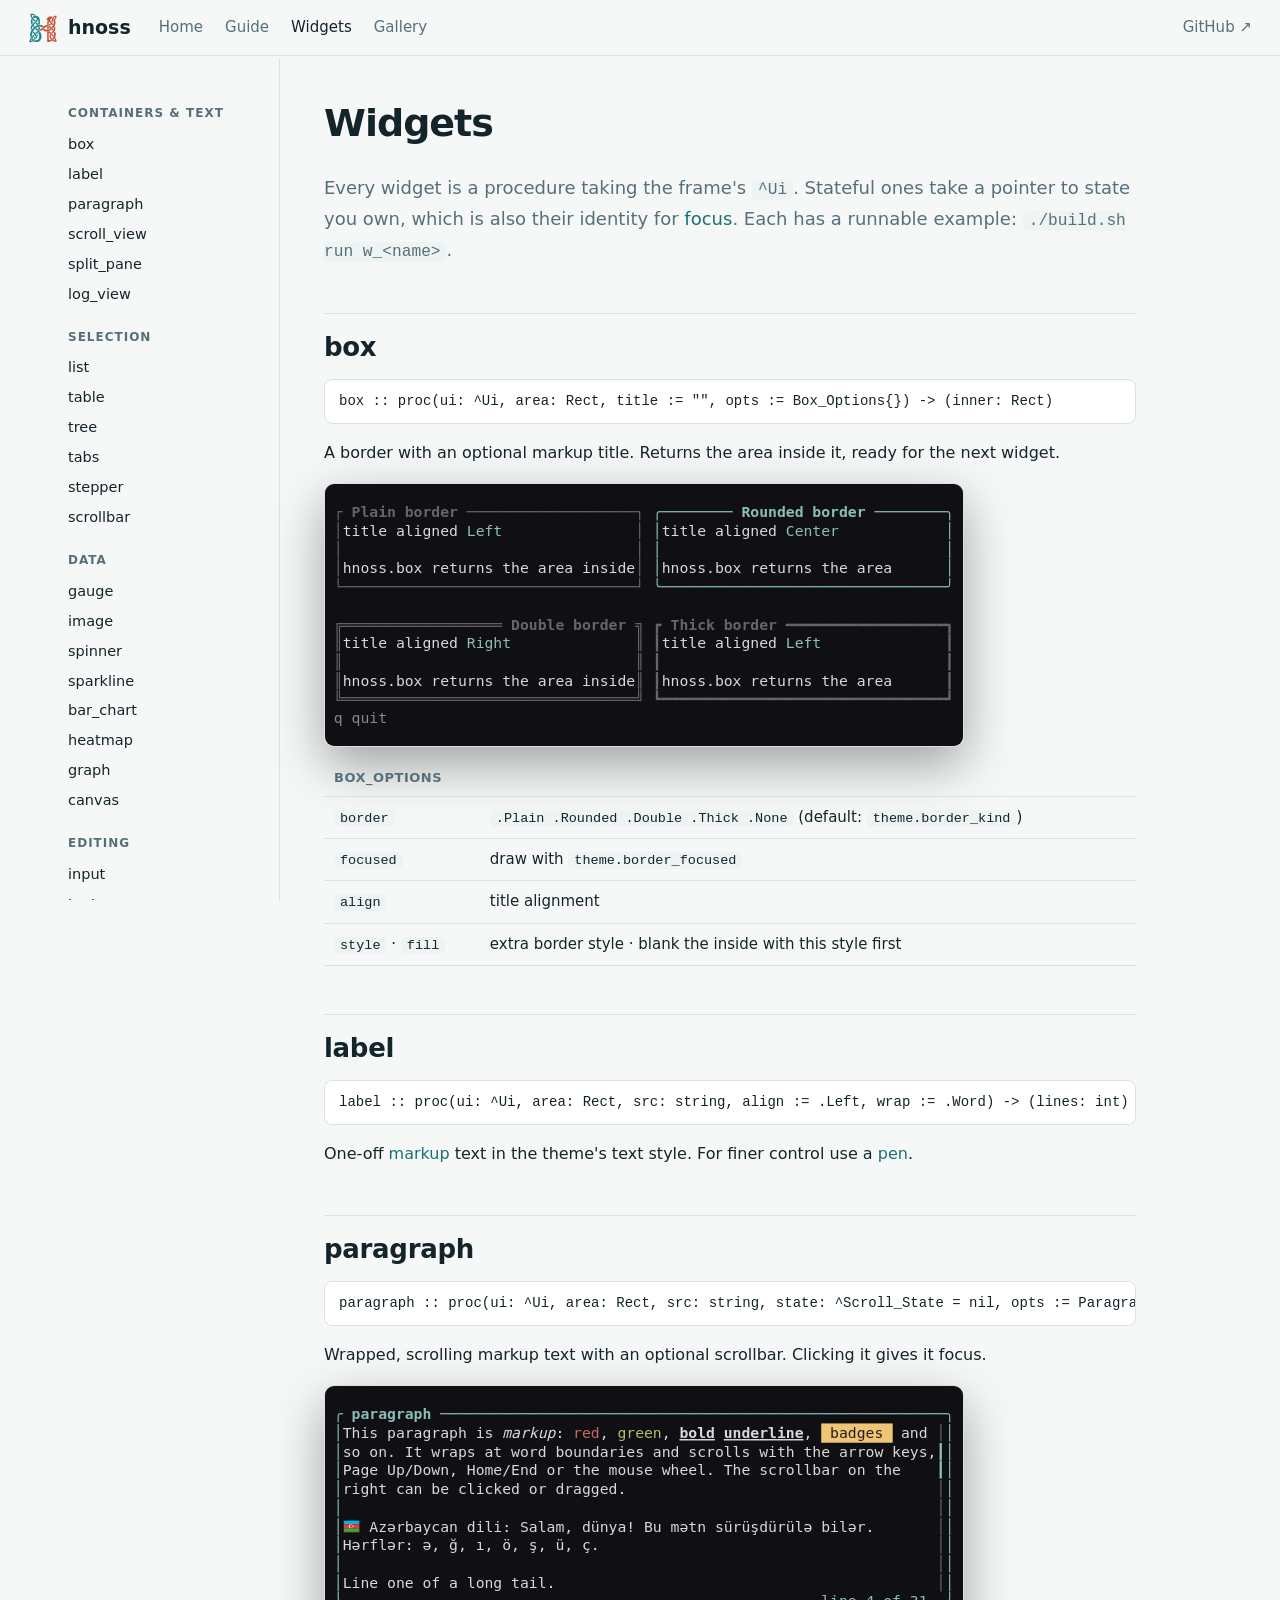
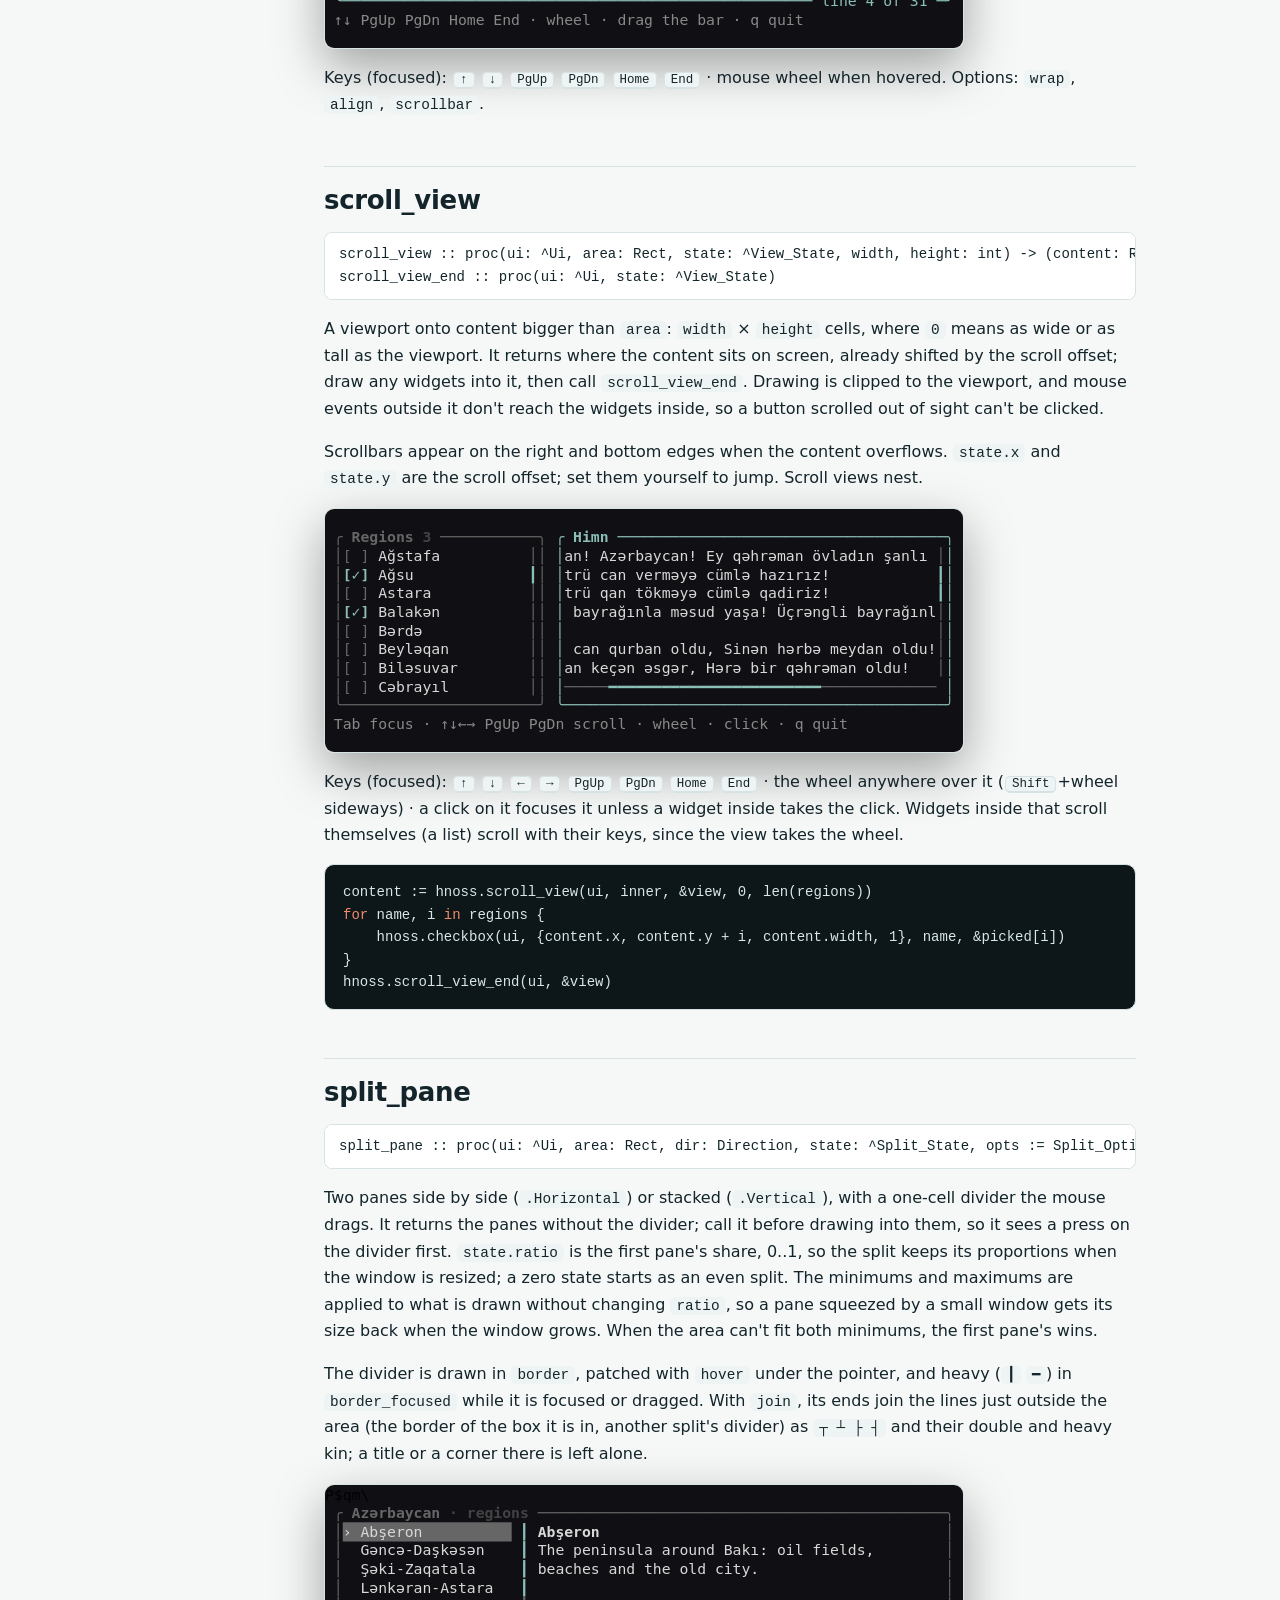
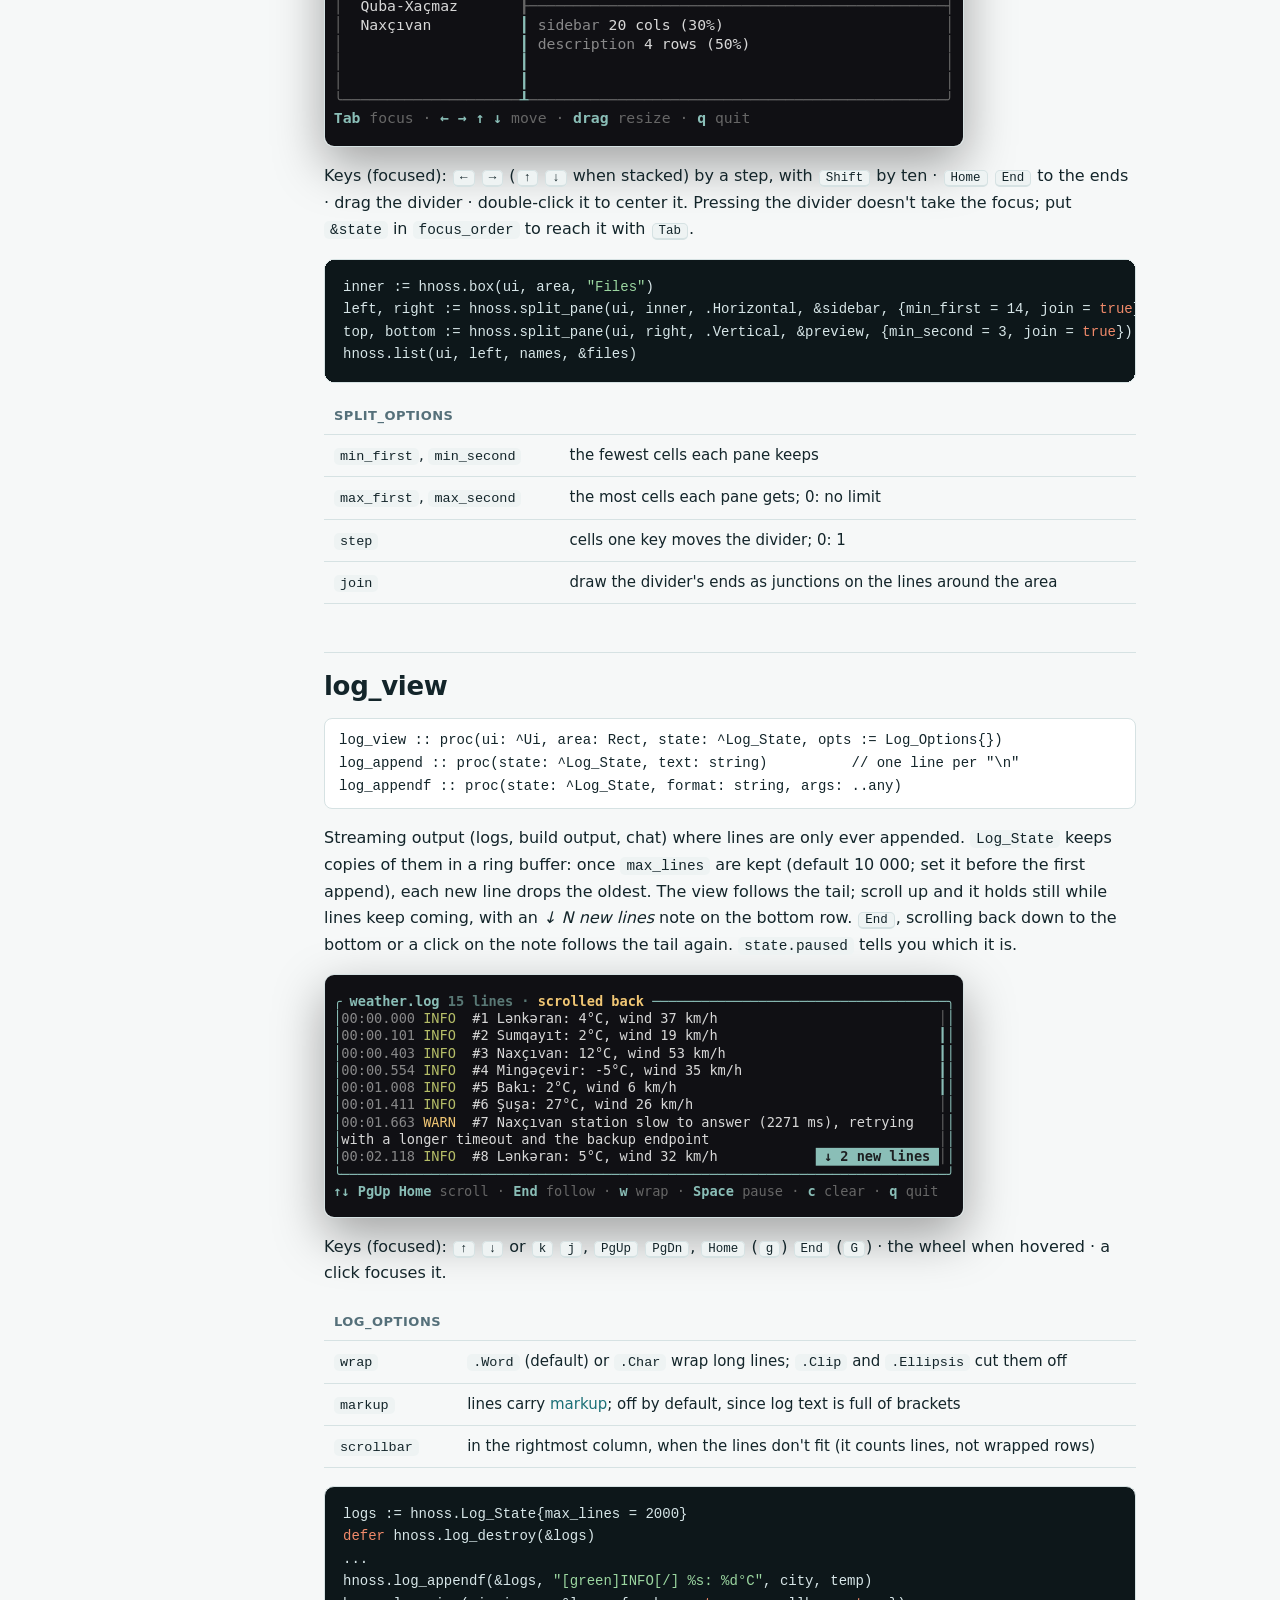
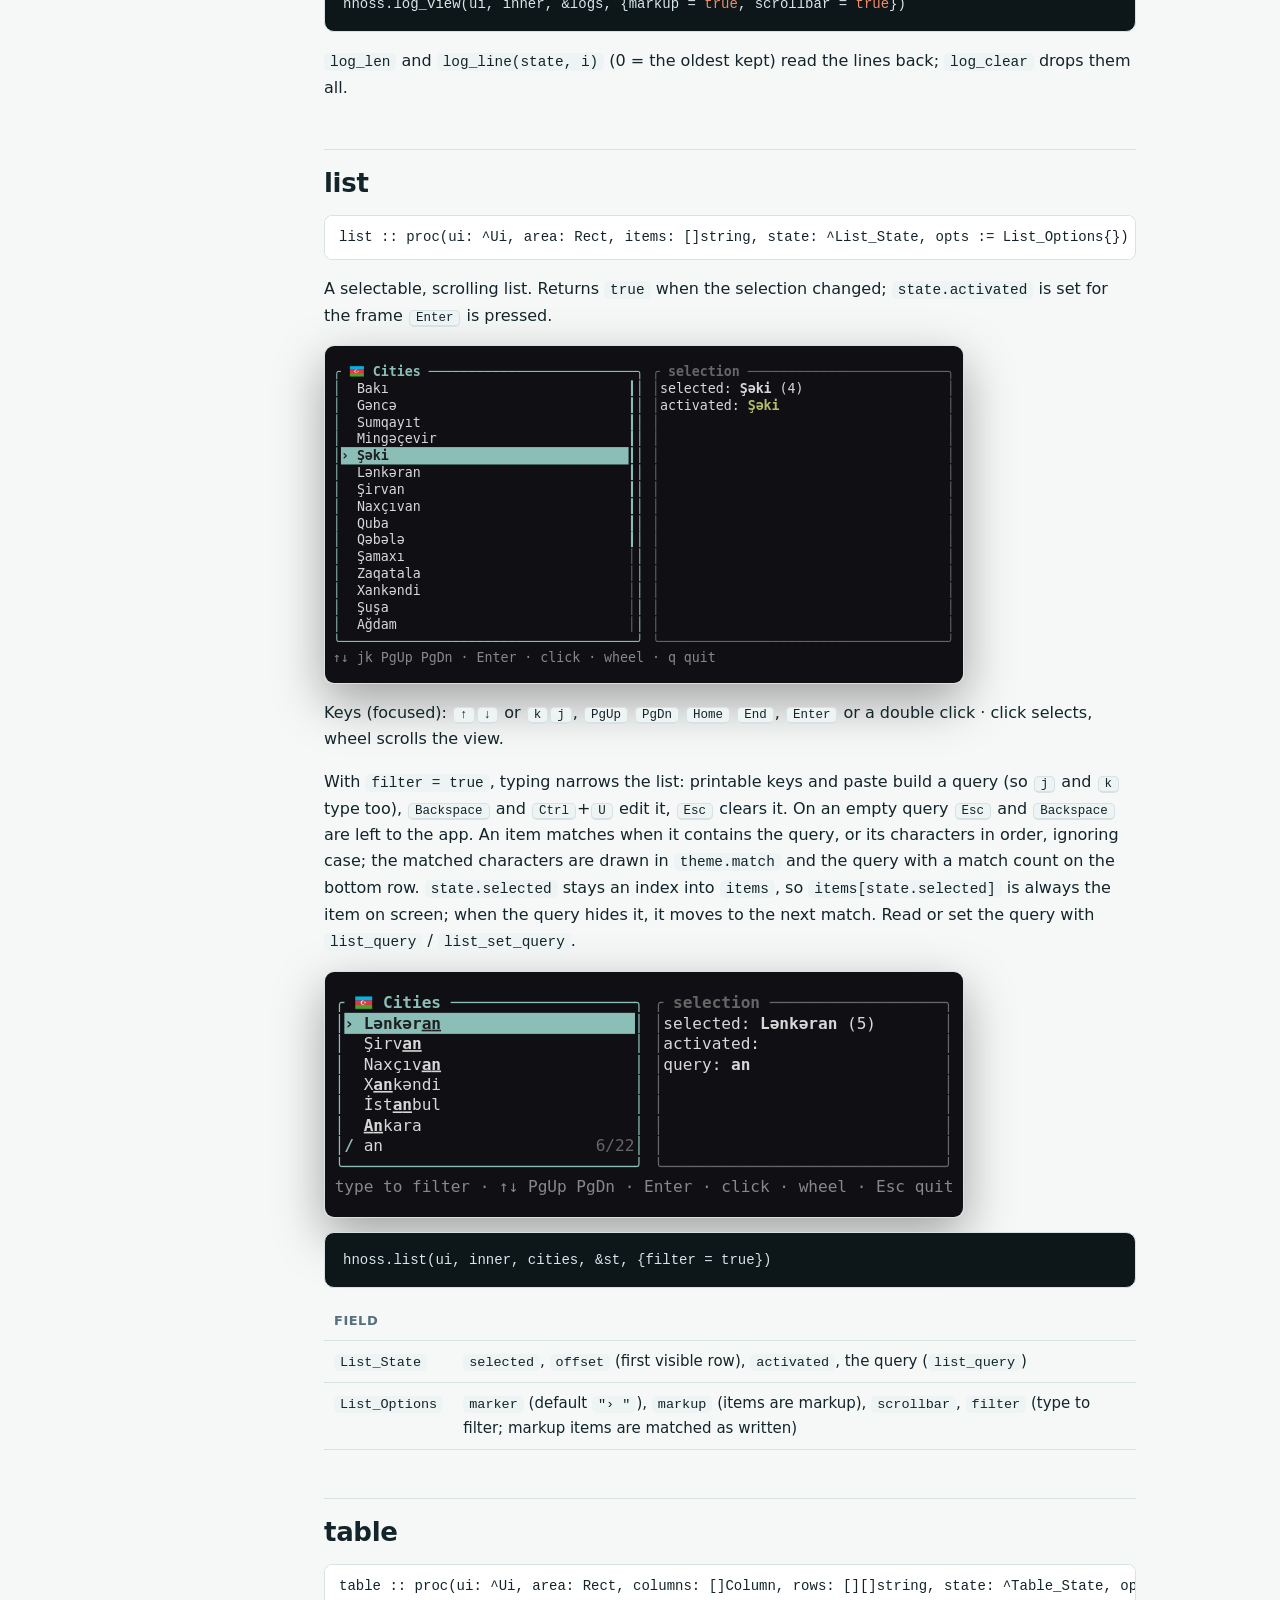
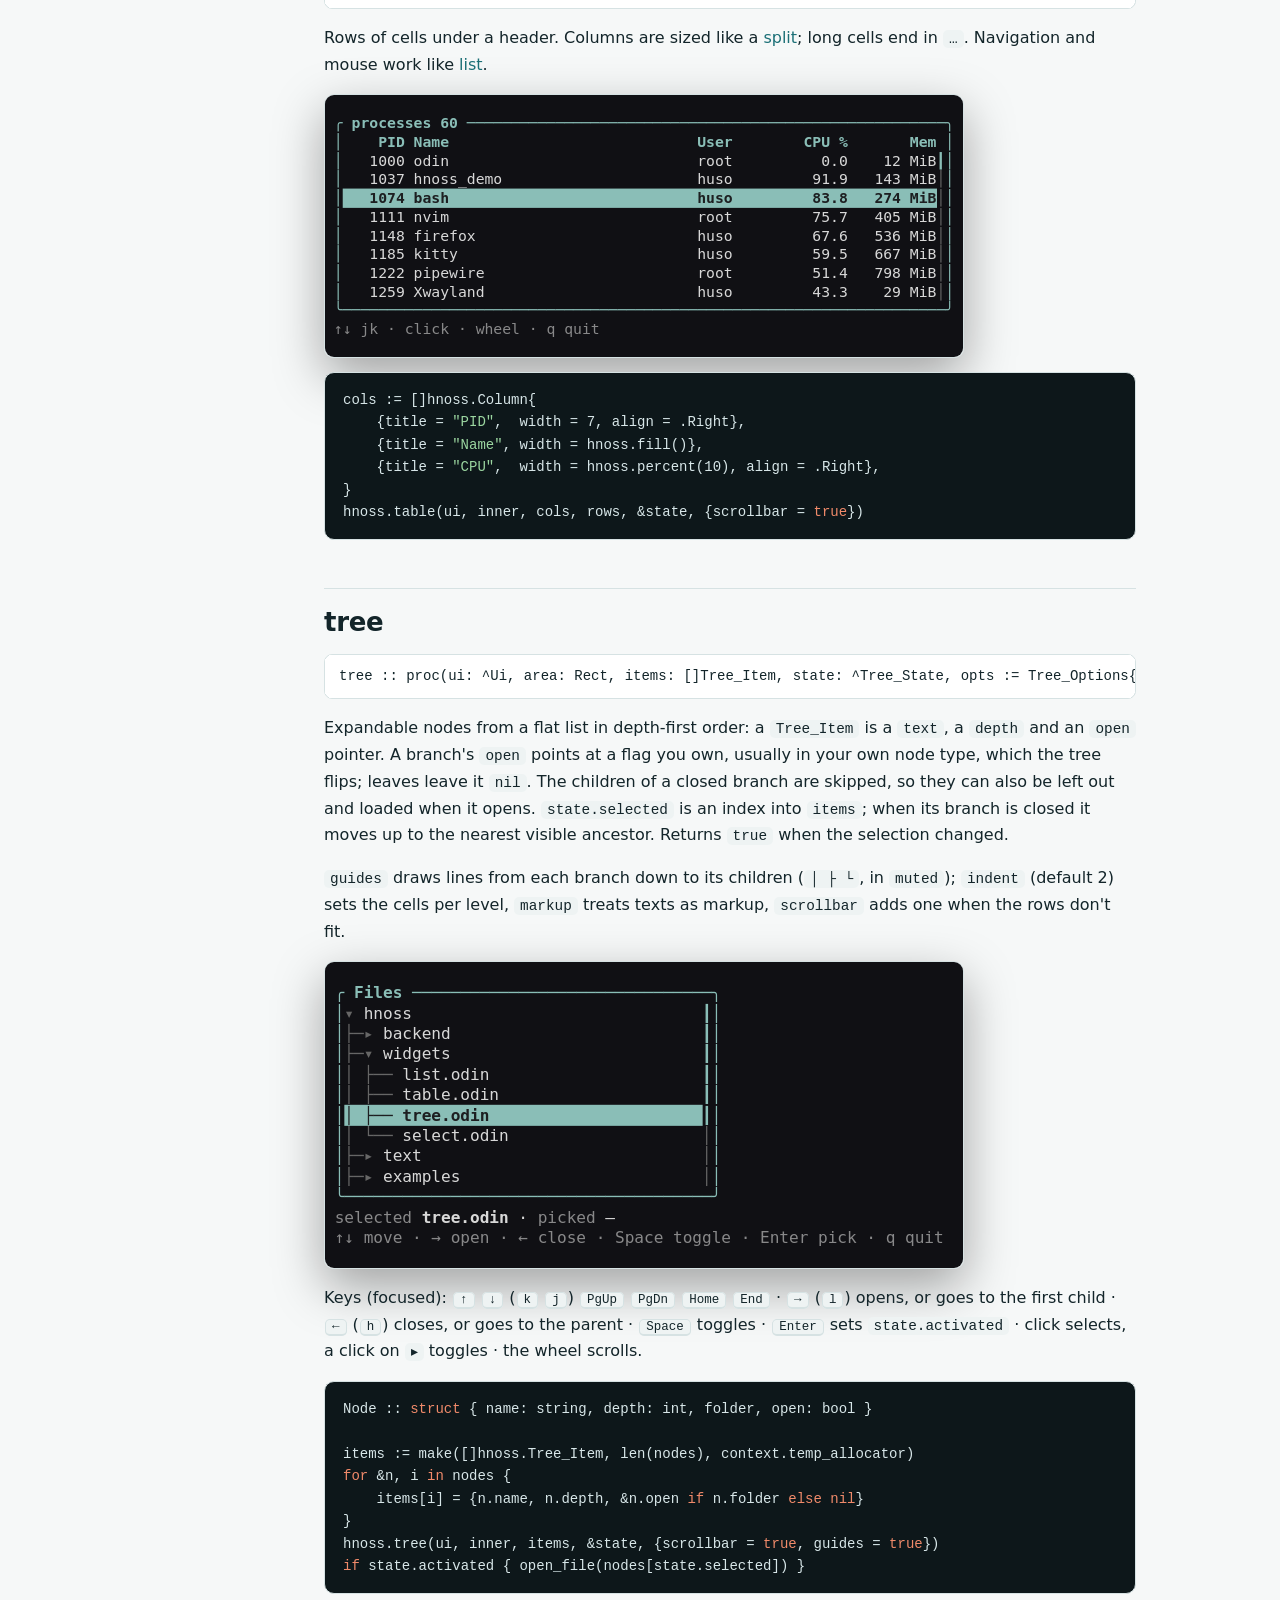
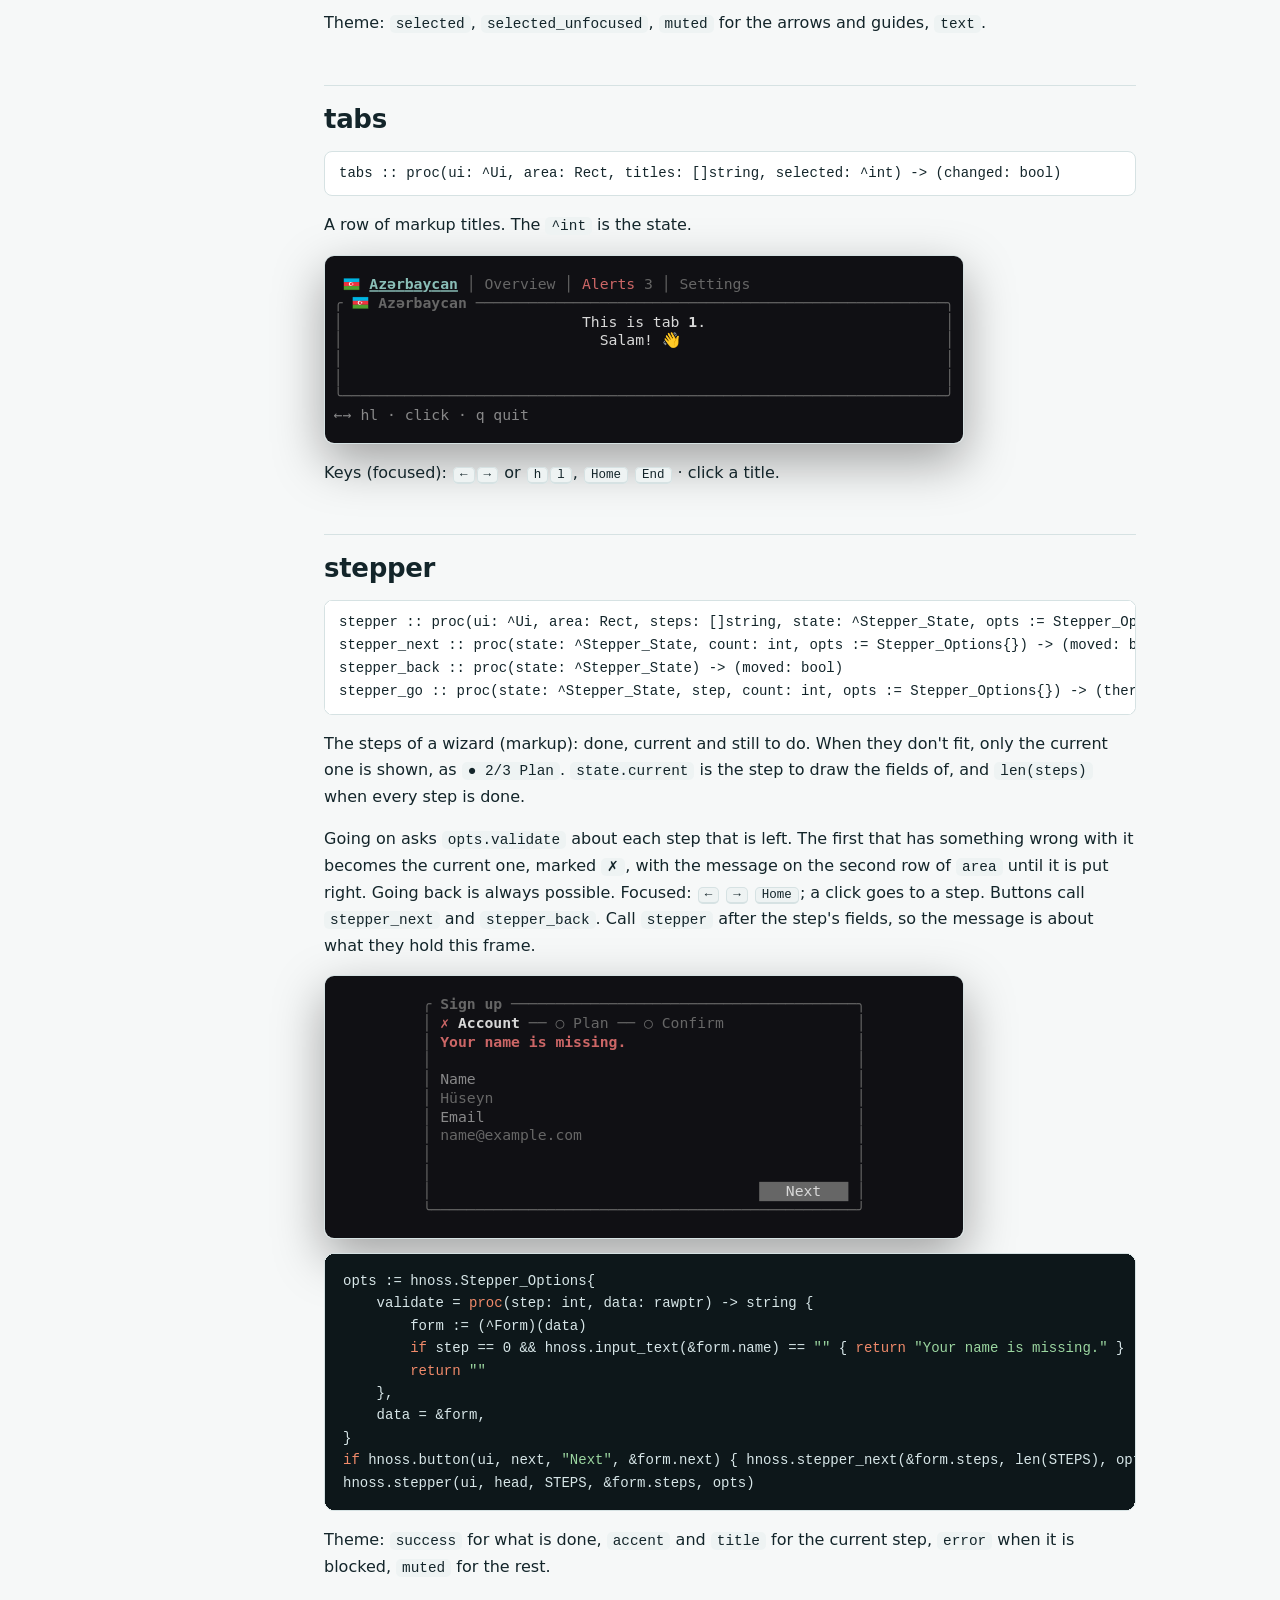
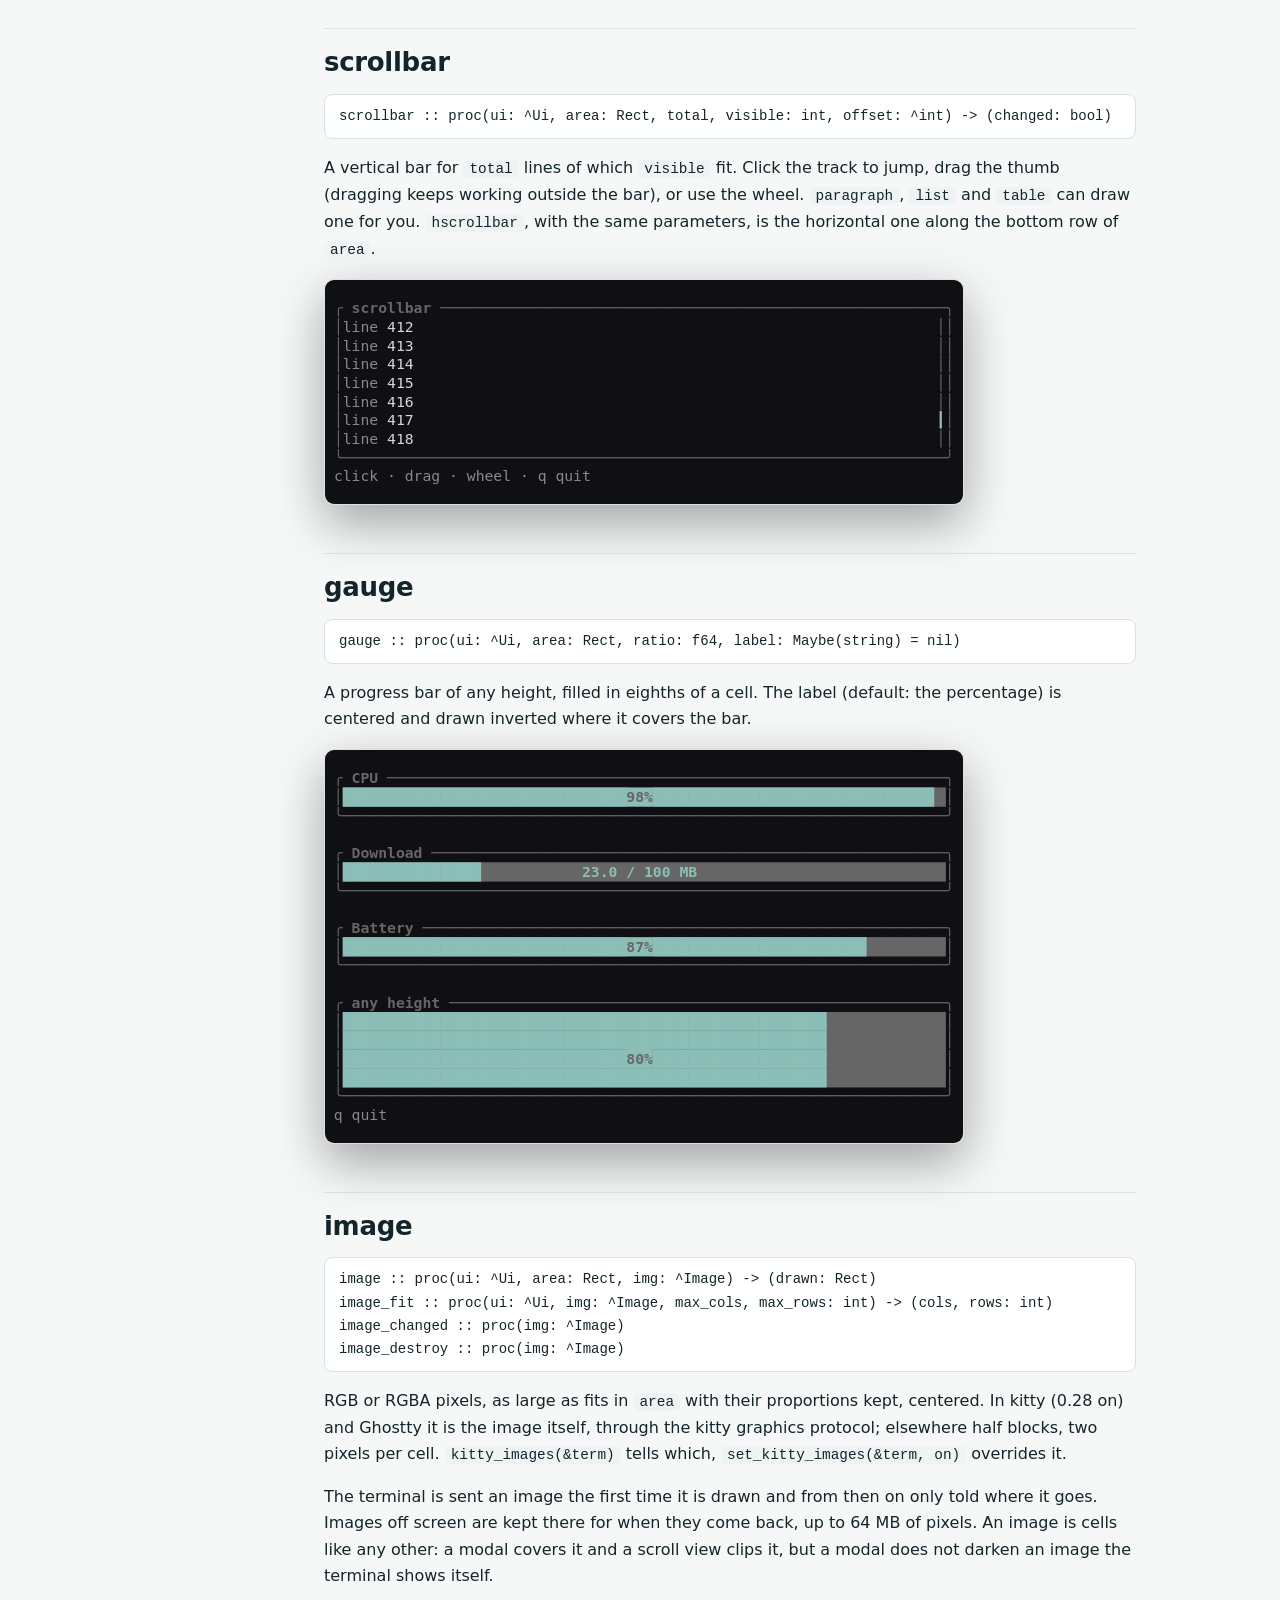
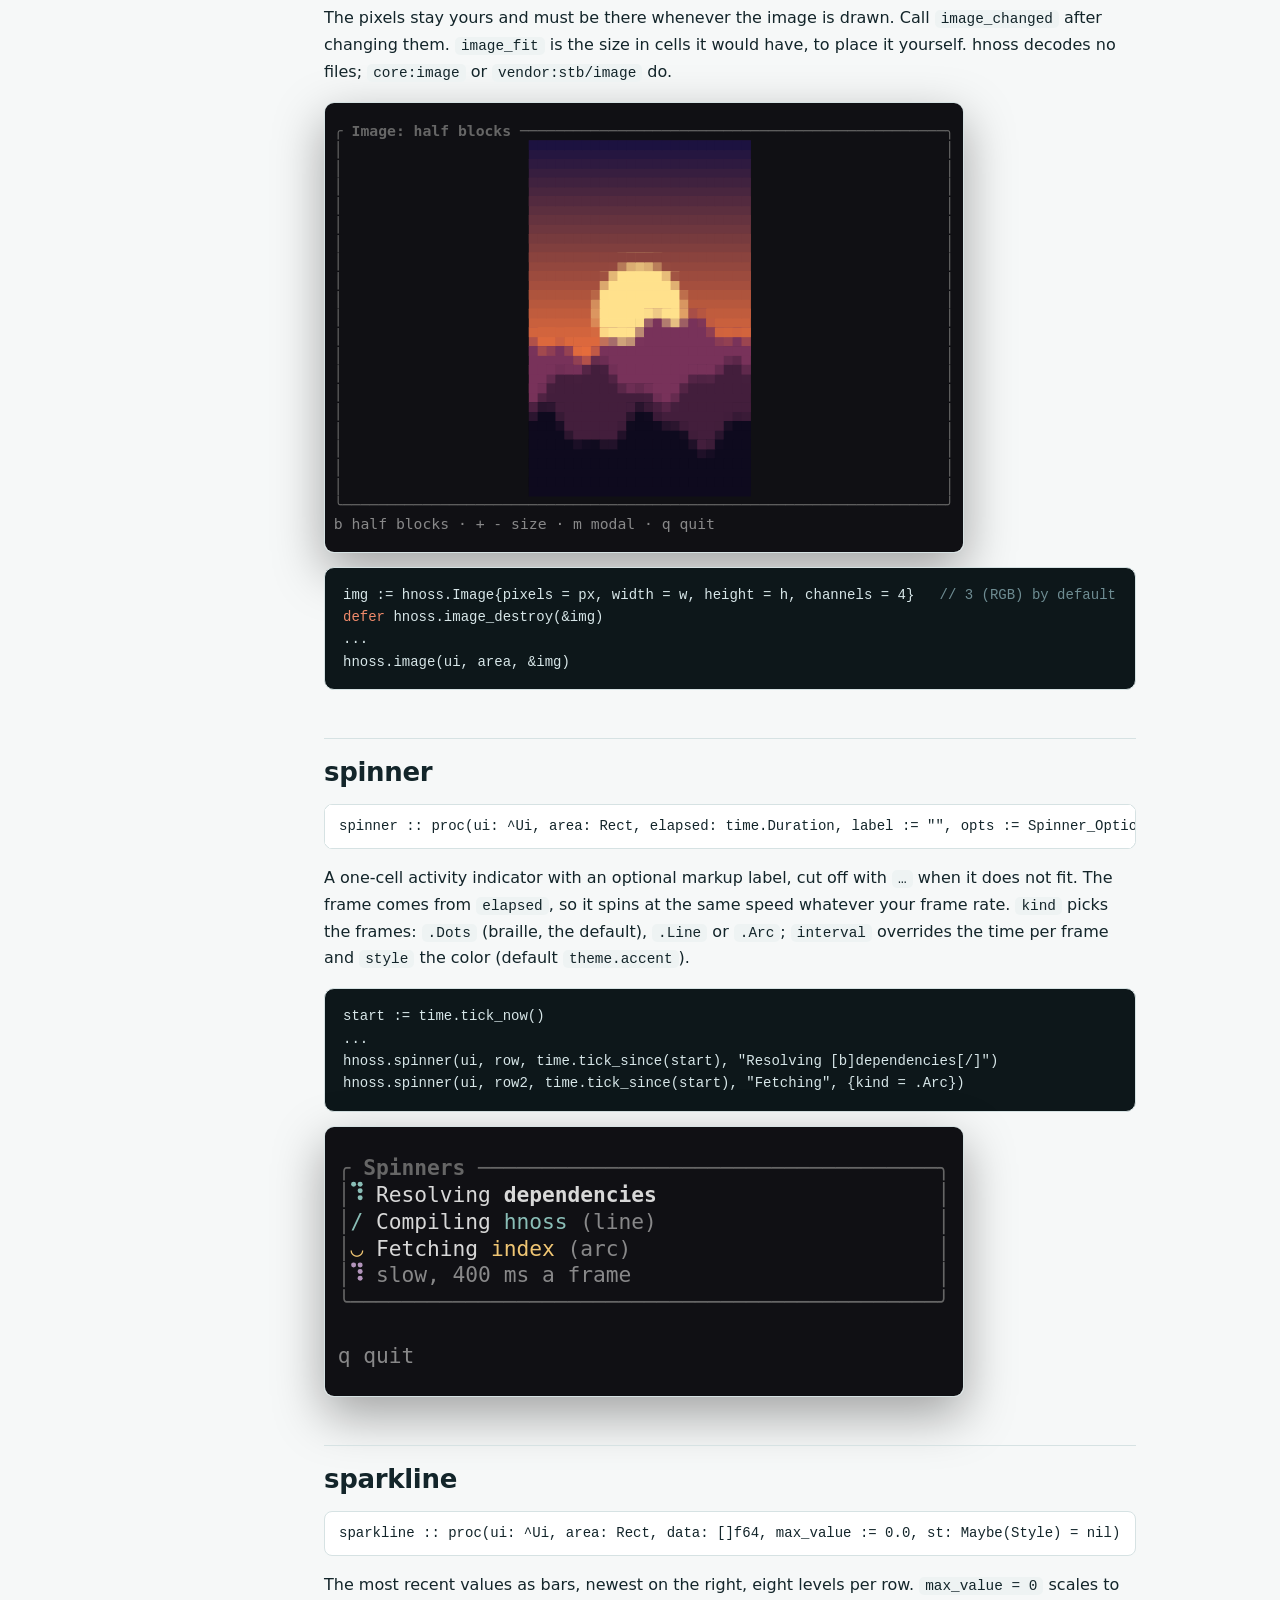
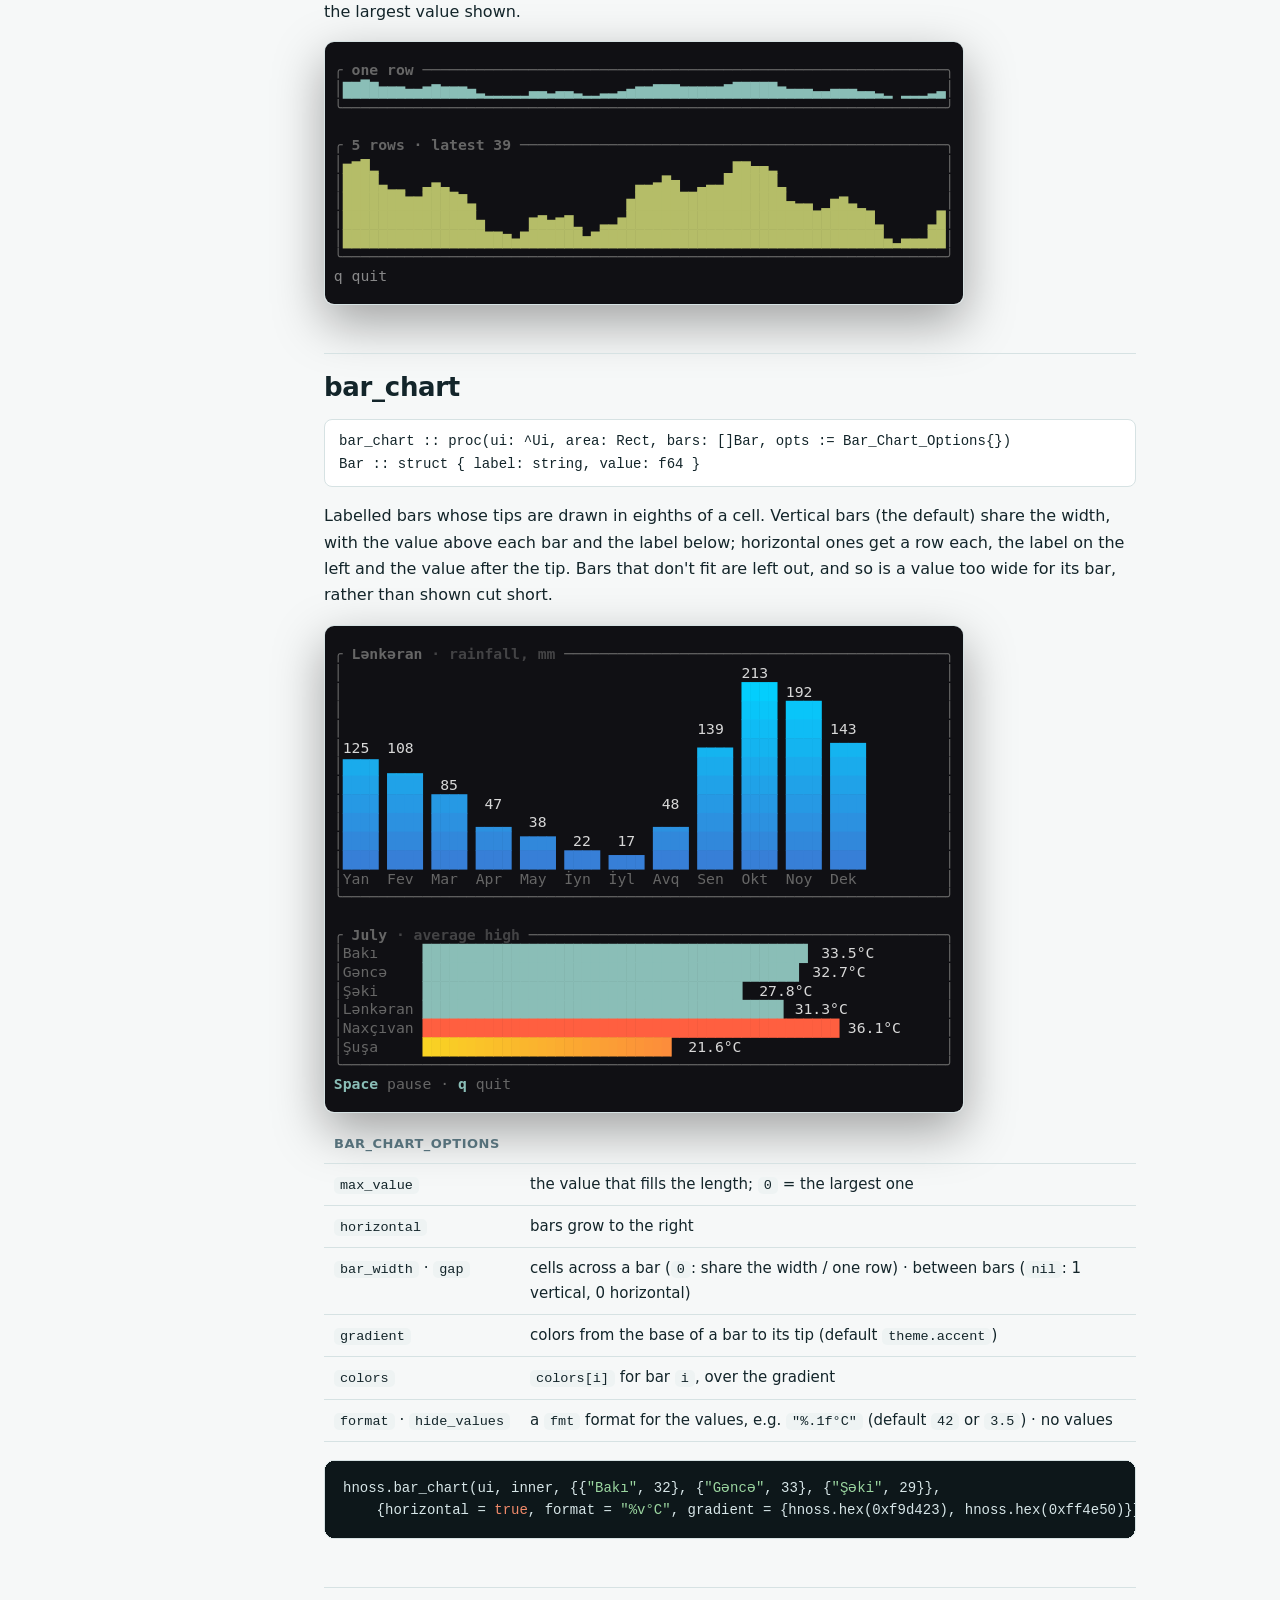
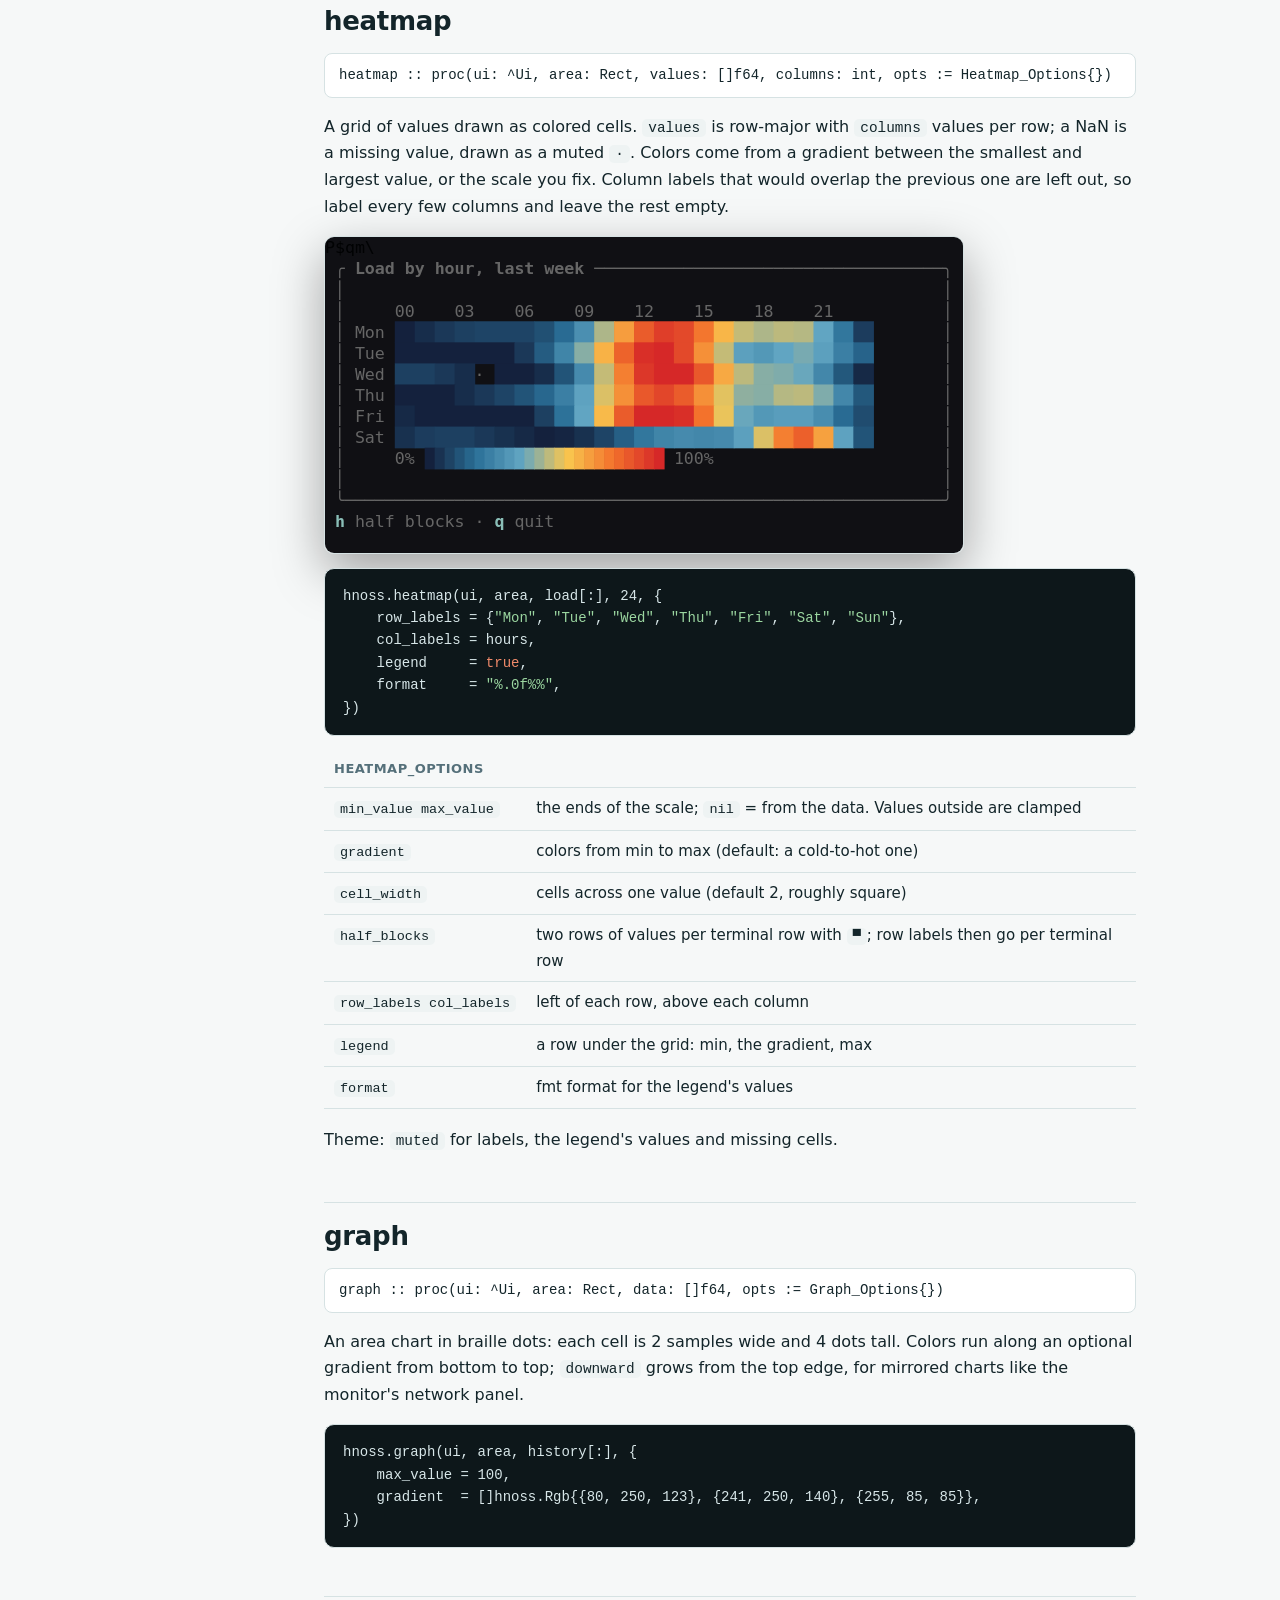
<file: docs/widgets.html>
<!doctype html>
<html lang="en">
<head>
<meta charset="utf-8">
<meta name="viewport" content="width=device-width, initial-scale=1">
<title>Widgets · hnoss</title>
<link rel="icon" href="assets/favicon.png">
<link rel="stylesheet" href="style.css">
</head>
<body>

<header class="top">
	<a class="brand" href="./"><img src="assets/logo.svg" alt="">hnoss</a>
	<nav>
		<a href="./">Home</a>
		<a href="guide.html">Guide</a>
		<a class="on" href="widgets.html">Widgets</a>
		<a href="./#gallery">Gallery</a>
	</nav>
	<nav class="gh"><a href="https://github.com/Huseynteymurzade28/hnoss">GitHub ↗</a></nav>
</header>

<div class="layout">
<aside class="side">
	<h4>Containers &amp; text</h4>
	<a href="#box">box</a>
	<a href="#label">label</a>
	<a href="#paragraph">paragraph</a>
	<a href="#scroll_view">scroll_view</a>
	<a href="#split_pane">split_pane</a>
	<a href="#log_view">log_view</a>
	<h4>Selection</h4>
	<a href="#list">list</a>
	<a href="#table">table</a>
	<a href="#tree">tree</a>
	<a href="#tabs">tabs</a>
	<a href="#stepper">stepper</a>
	<a href="#scrollbar">scrollbar</a>
	<h4>Data</h4>
	<a href="#gauge">gauge</a>
	<a href="#image">image</a>
	<a href="#spinner">spinner</a>
	<a href="#sparkline">sparkline</a>
	<a href="#bar_chart">bar_chart</a>
	<a href="#heatmap">heatmap</a>
	<a href="#graph">graph</a>
	<a href="#canvas">canvas</a>
	<h4>Editing</h4>
	<a href="#input">input</a>
	<a href="#text_area">text_area</a>
	<a href="#checkbox">checkbox · toggle · radio</a>
	<a href="#button">button</a>
	<a href="#select">select</a>
	<a href="#slider">slider · number_input</a>
	<h4>Overlays</h4>
	<a href="#modal">modal</a>
	<a href="#toast">toast</a>
	<a href="#tooltip">tooltip</a>
	<h4>Help</h4>
	<a href="#key_hints">key_hints · key_help</a>
	<a href="#status_bar">status_bar</a>
</aside>

<main class="doc">
<h1>Widgets</h1>
<p class="lead">Every widget is a procedure taking the frame's <code>^Ui</code>. Stateful ones take a pointer to state you own, which is also their identity for <a href="guide.html#focus">focus</a>. Each has a runnable example: <code>./build.sh run w_&lt;name&gt;</code>.</p>

<h2 id="box">box</h2>
<div class="widget">
<div class="sig">box :: proc(ui: ^Ui, area: Rect, title := "", opts := Box_Options{}) -&gt; (inner: Rect)</div>
<p>A border with an optional markup title. Returns the area inside it, ready for the next widget.</p>
<img src="widgets/box.svg" alt="box">
<table class="ref">
<tr><th>Box_Options</th><th></th></tr>
<tr><td><code>border</code></td><td><code>.Plain .Rounded .Double .Thick .None</code> (default: <code>theme.border_kind</code>)</td></tr>
<tr><td><code>focused</code></td><td>draw with <code>theme.border_focused</code></td></tr>
<tr><td><code>align</code></td><td>title alignment</td></tr>
<tr><td><code>style</code> · <code>fill</code></td><td>extra border style · blank the inside with this style first</td></tr>
</table>
</div>

<h2 id="label">label</h2>
<div class="widget">
<div class="sig">label :: proc(ui: ^Ui, area: Rect, src: string, align := .Left, wrap := .Word) -&gt; (lines: int)</div>
<p>One-off <a href="guide.html#markup">markup</a> text in the theme's text style. For finer control use a <a href="guide.html#text">pen</a>.</p>
</div>

<h2 id="paragraph">paragraph</h2>
<div class="widget">
<div class="sig">paragraph :: proc(ui: ^Ui, area: Rect, src: string, state: ^Scroll_State = nil, opts := Paragraph_Options{}) -&gt; (total_lines: int)</div>
<p>Wrapped, scrolling markup text with an optional scrollbar. Clicking it gives it focus.</p>
<img src="widgets/paragraph.svg" alt="paragraph">
<p class="keys">Keys (focused): <kbd>↑</kbd> <kbd>↓</kbd> <kbd>PgUp</kbd> <kbd>PgDn</kbd> <kbd>Home</kbd> <kbd>End</kbd> · mouse wheel when hovered. Options: <code>wrap</code>, <code>align</code>, <code>scrollbar</code>.</p>
</div>

<h2 id="scroll_view">scroll_view</h2>
<div class="widget">
<div class="sig">scroll_view :: proc(ui: ^Ui, area: Rect, state: ^View_State, width, height: int) -&gt; (content: Rect)
scroll_view_end :: proc(ui: ^Ui, state: ^View_State)</div>
<p>A viewport onto content bigger than <code>area</code>: <code>width</code> × <code>height</code> cells, where <code>0</code> means as wide or as tall as the viewport. It returns where the content sits on screen, already shifted by the scroll offset; draw any widgets into it, then call <code>scroll_view_end</code>. Drawing is clipped to the viewport, and mouse events outside it don't reach the widgets inside, so a button scrolled out of sight can't be clicked.</p>
<p>Scrollbars appear on the right and bottom edges when the content overflows. <code>state.x</code> and <code>state.y</code> are the scroll offset; set them yourself to jump. Scroll views nest.</p>
<img src="widgets/scroll_view.svg" alt="scroll_view">
<p class="keys">Keys (focused): <kbd>↑</kbd> <kbd>↓</kbd> <kbd>←</kbd> <kbd>→</kbd> <kbd>PgUp</kbd> <kbd>PgDn</kbd> <kbd>Home</kbd> <kbd>End</kbd> · the wheel anywhere over it (<kbd>Shift</kbd>+wheel sideways) · a click on it focuses it unless a widget inside takes the click. Widgets inside that scroll themselves (a list) scroll with their keys, since the view takes the wheel.</p>
<pre><code>content := hnoss.scroll_view(ui, inner, &amp;view, 0, len(regions))
<span class="k">for</span> name, i <span class="k">in</span> regions {
    hnoss.checkbox(ui, {content.x, content.y + i, content.width, 1}, name, &amp;picked[i])
}
hnoss.scroll_view_end(ui, &amp;view)</code></pre>
</div>

<h2 id="split_pane">split_pane</h2>
<div class="widget">
<div class="sig">split_pane :: proc(ui: ^Ui, area: Rect, dir: Direction, state: ^Split_State, opts := Split_Options{}) -&gt; (first, second: Rect)</div>
<p>Two panes side by side (<code>.Horizontal</code>) or stacked (<code>.Vertical</code>), with a one-cell divider the mouse drags. It returns the panes without the divider; call it before drawing into them, so it sees a press on the divider first. <code>state.ratio</code> is the first pane's share, 0..1, so the split keeps its proportions when the window is resized; a zero state starts as an even split. The minimums and maximums are applied to what is drawn without changing <code>ratio</code>, so a pane squeezed by a small window gets its size back when the window grows. When the area can't fit both minimums, the first pane's wins.</p>
<p>The divider is drawn in <code>border</code>, patched with <code>hover</code> under the pointer, and heavy (<code>┃</code> <code>━</code>) in <code>border_focused</code> while it is focused or dragged. With <code>join</code>, its ends join the lines just outside the area (the border of the box it is in, another split's divider) as <code>┬ ┴ ├ ┤</code> and their double and heavy kin; a title or a corner there is left alone.</p>
<img src="widgets/split_pane.svg" alt="split_pane: a list beside a preview split in two">
<p class="keys">Keys (focused): <kbd>←</kbd> <kbd>→</kbd> (<kbd>↑</kbd> <kbd>↓</kbd> when stacked) by a step, with <kbd>Shift</kbd> by ten · <kbd>Home</kbd> <kbd>End</kbd> to the ends · drag the divider · double-click it to center it. Pressing the divider doesn't take the focus; put <code>&amp;state</code> in <code>focus_order</code> to reach it with <kbd>Tab</kbd>.</p>
<pre><code>inner := hnoss.box(ui, area, <span class="s">"Files"</span>)
left, right := hnoss.split_pane(ui, inner, .Horizontal, &amp;sidebar, {min_first = 14, join = <span class="k">true</span>})
top, bottom := hnoss.split_pane(ui, right, .Vertical, &amp;preview, {min_second = 3, join = <span class="k">true</span>})
hnoss.list(ui, left, names, &amp;files)</code></pre>
<table class="ref">
<tr><th>Split_Options</th><th></th></tr>
<tr><td><code>min_first</code>, <code>min_second</code></td><td>the fewest cells each pane keeps</td></tr>
<tr><td><code>max_first</code>, <code>max_second</code></td><td>the most cells each pane gets; 0: no limit</td></tr>
<tr><td><code>step</code></td><td>cells one key moves the divider; 0: 1</td></tr>
<tr><td><code>join</code></td><td>draw the divider's ends as junctions on the lines around the area</td></tr>
</table>
</div>

<h2 id="log_view">log_view</h2>
<div class="widget">
<div class="sig">log_view :: proc(ui: ^Ui, area: Rect, state: ^Log_State, opts := Log_Options{})
log_append :: proc(state: ^Log_State, text: string)          <span class="c">// one line per "\n"</span>
log_appendf :: proc(state: ^Log_State, format: string, args: ..any)</div>
<p>Streaming output (logs, build output, chat) where lines are only ever appended. <code>Log_State</code> keeps copies of them in a ring buffer: once <code>max_lines</code> are kept (default 10 000; set it before the first append), each new line drops the oldest. The view follows the tail; scroll up and it holds still while lines keep coming, with an <em>↓ N new lines</em> note on the bottom row. <kbd>End</kbd>, scrolling back down to the bottom or a click on the note follows the tail again. <code>state.paused</code> tells you which it is.</p>
<img src="widgets/log_view.svg" alt="log_view">
<p class="keys">Keys (focused): <kbd>↑</kbd> <kbd>↓</kbd> or <kbd>k</kbd> <kbd>j</kbd>, <kbd>PgUp</kbd> <kbd>PgDn</kbd>, <kbd>Home</kbd> (<kbd>g</kbd>) <kbd>End</kbd> (<kbd>G</kbd>) · the wheel when hovered · a click focuses it.</p>
<table class="ref">
<tr><th>Log_Options</th><th></th></tr>
<tr><td><code>wrap</code></td><td><code>.Word</code> (default) or <code>.Char</code> wrap long lines; <code>.Clip</code> and <code>.Ellipsis</code> cut them off</td></tr>
<tr><td><code>markup</code></td><td>lines carry <a href="guide.html#markup">markup</a>; off by default, since log text is full of brackets</td></tr>
<tr><td><code>scrollbar</code></td><td>in the rightmost column, when the lines don't fit (it counts lines, not wrapped rows)</td></tr>
</table>
<pre><code>logs := hnoss.Log_State{max_lines = 2000}
<span class="k">defer</span> hnoss.log_destroy(&amp;logs)
...
hnoss.log_appendf(&amp;logs, <span class="s">"[green]INFO[/] %s: %d°C"</span>, city, temp)
hnoss.log_view(ui, inner, &amp;logs, {markup = <span class="k">true</span>, scrollbar = <span class="k">true</span>})</code></pre>
<p><code>log_len</code> and <code>log_line(state, i)</code> (0 = the oldest kept) read the lines back; <code>log_clear</code> drops them all.</p>
</div>

<h2 id="list">list</h2>
<div class="widget">
<div class="sig">list :: proc(ui: ^Ui, area: Rect, items: []string, state: ^List_State, opts := List_Options{}) -&gt; (changed: bool)</div>
<p>A selectable, scrolling list. Returns <code>true</code> when the selection changed; <code>state.activated</code> is set for the frame <kbd>Enter</kbd> is pressed.</p>
<img src="gallery/list.svg" alt="list">
<p class="keys">Keys (focused): <kbd>↑</kbd><kbd>↓</kbd> or <kbd>k</kbd><kbd>j</kbd>, <kbd>PgUp</kbd> <kbd>PgDn</kbd> <kbd>Home</kbd> <kbd>End</kbd>, <kbd>Enter</kbd> or a double click · click selects, wheel scrolls the view.</p>
<p>With <code>filter = true</code>, typing narrows the list: printable keys and paste build a query (so <kbd>j</kbd> and <kbd>k</kbd> type too), <kbd>Backspace</kbd> and <kbd>Ctrl</kbd>+<kbd>U</kbd> edit it, <kbd>Esc</kbd> clears it. On an empty query <kbd>Esc</kbd> and <kbd>Backspace</kbd> are left to the app. An item matches when it contains the query, or its characters in order, ignoring case; the matched characters are drawn in <code>theme.match</code> and the query with a match count on the bottom row. <code>state.selected</code> stays an index into <code>items</code>, so <code>items[state.selected]</code> is always the item on screen; when the query hides it, it moves to the next match. Read or set the query with <code>list_query</code> / <code>list_set_query</code>.</p>
<img src="widgets/list_filter.svg" alt="list with a filter">
<pre><code>hnoss.list(ui, inner, cities, &amp;st, {filter = true})</code></pre>
<table class="ref">
<tr><th>Field</th><th></th></tr>
<tr><td><code>List_State</code></td><td><code>selected</code>, <code>offset</code> (first visible row), <code>activated</code>, the query (<code>list_query</code>)</td></tr>
<tr><td><code>List_Options</code></td><td><code>marker</code> (default <code>"› "</code>), <code>markup</code> (items are markup), <code>scrollbar</code>, <code>filter</code> (type to filter; markup items are matched as written)</td></tr>
</table>
</div>

<h2 id="table">table</h2>
<div class="widget">
<div class="sig">table :: proc(ui: ^Ui, area: Rect, columns: []Column, rows: [][]string, state: ^Table_State, opts := Table_Options{}) -&gt; (changed: bool)</div>
<p>Rows of cells under a header. Columns are sized like a <a href="guide.html#layout">split</a>; long cells end in <code>…</code>. Navigation and mouse work like <a href="#list">list</a>.</p>
<img src="widgets/table.svg" alt="table">
<pre><code>cols := []hnoss.Column{
    {title = <span class="s">"PID"</span>,  width = 7, align = .Right},
    {title = <span class="s">"Name"</span>, width = hnoss.fill()},
    {title = <span class="s">"CPU"</span>,  width = hnoss.percent(10), align = .Right},
}
hnoss.table(ui, inner, cols, rows, &amp;state, {scrollbar = <span class="k">true</span>})</code></pre>
</div>

<h2 id="tree">tree</h2>
<div class="widget">
<div class="sig">tree :: proc(ui: ^Ui, area: Rect, items: []Tree_Item, state: ^Tree_State, opts := Tree_Options{}) -&gt; (changed: bool)</div>
<p>Expandable nodes from a flat list in depth-first order: a <code>Tree_Item</code> is a <code>text</code>, a <code>depth</code> and an <code>open</code> pointer. A branch's <code>open</code> points at a flag you own, usually in your own node type, which the tree flips; leaves leave it <code>nil</code>. The children of a closed branch are skipped, so they can also be left out and loaded when it opens. <code>state.selected</code> is an index into <code>items</code>; when its branch is closed it moves up to the nearest visible ancestor. Returns <code>true</code> when the selection changed.</p>
<p><code>guides</code> draws lines from each branch down to its children (<code>│ ├ └</code>, in <code>muted</code>); <code>indent</code> (default 2) sets the cells per level, <code>markup</code> treats texts as markup, <code>scrollbar</code> adds one when the rows don't fit.</p>
<img src="widgets/tree.svg" alt="tree">
<p class="keys">Keys (focused): <kbd>↑</kbd> <kbd>↓</kbd> (<kbd>k</kbd> <kbd>j</kbd>) <kbd>PgUp</kbd> <kbd>PgDn</kbd> <kbd>Home</kbd> <kbd>End</kbd> · <kbd>→</kbd> (<kbd>l</kbd>) opens, or goes to the first child · <kbd>←</kbd> (<kbd>h</kbd>) closes, or goes to the parent · <kbd>Space</kbd> toggles · <kbd>Enter</kbd> sets <code>state.activated</code> · click selects, a click on <code>▸</code> toggles · the wheel scrolls.</p>
<pre><code>Node :: <span class="k">struct</span> { name: string, depth: int, folder, open: bool }

items := make([]hnoss.Tree_Item, len(nodes), context.temp_allocator)
<span class="k">for</span> &amp;n, i <span class="k">in</span> nodes {
    items[i] = {n.name, n.depth, &amp;n.open <span class="k">if</span> n.folder <span class="k">else</span> <span class="k">nil</span>}
}
hnoss.tree(ui, inner, items, &amp;state, {scrollbar = <span class="k">true</span>, guides = <span class="k">true</span>})
<span class="k">if</span> state.activated { open_file(nodes[state.selected]) }</code></pre>
<p>Theme: <code>selected</code>, <code>selected_unfocused</code>, <code>muted</code> for the arrows and guides, <code>text</code>.</p>
</div>

<h2 id="tabs">tabs</h2>
<div class="widget">
<div class="sig">tabs :: proc(ui: ^Ui, area: Rect, titles: []string, selected: ^int) -&gt; (changed: bool)</div>
<p>A row of markup titles. The <code>^int</code> is the state.</p>
<img src="widgets/tabs.svg" alt="tabs">
<p class="keys">Keys (focused): <kbd>←</kbd><kbd>→</kbd> or <kbd>h</kbd><kbd>l</kbd>, <kbd>Home</kbd> <kbd>End</kbd> · click a title.</p>
</div>

<h2 id="stepper">stepper</h2>
<div class="widget">
<div class="sig">stepper :: proc(ui: ^Ui, area: Rect, steps: []string, state: ^Stepper_State, opts := Stepper_Options{}) -&gt; (changed: bool)
stepper_next :: proc(state: ^Stepper_State, count: int, opts := Stepper_Options{}) -&gt; (moved: bool)
stepper_back :: proc(state: ^Stepper_State) -&gt; (moved: bool)
stepper_go :: proc(state: ^Stepper_State, step, count: int, opts := Stepper_Options{}) -&gt; (there: bool)</div>
<p>The steps of a wizard (markup): done, current and still to do. When they don't fit, only the current one is shown, as <code>● 2/3 Plan</code>. <code>state.current</code> is the step to draw the fields of, and <code>len(steps)</code> when every step is done.</p>
<p>Going on asks <code>opts.validate</code> about each step that is left. The first that has something wrong with it becomes the current one, marked <code>✗</code>, with the message on the second row of <code>area</code> until it is put right. Going back is always possible. Focused: <kbd>←</kbd> <kbd>→</kbd> <kbd>Home</kbd>; a click goes to a step. Buttons call <code>stepper_next</code> and <code>stepper_back</code>. Call <code>stepper</code> after the step's fields, so the message is about what they hold this frame.</p>
<img src="widgets/stepper.svg" alt="stepper, blocked on a missing name">
<pre><code>opts := hnoss.Stepper_Options{
    validate = <span class="k">proc</span>(step: int, data: rawptr) -&gt; string {
        form := (^Form)(data)
        <span class="k">if</span> step == 0 &amp;&amp; hnoss.input_text(&amp;form.name) == <span class="s">""</span> { <span class="k">return</span> <span class="s">"Your name is missing."</span> }
        <span class="k">return</span> <span class="s">""</span>
    },
    data = &amp;form,
}
<span class="k">if</span> hnoss.button(ui, next, <span class="s">"Next"</span>, &amp;form.next) { hnoss.stepper_next(&amp;form.steps, len(STEPS), opts) }
hnoss.stepper(ui, head, STEPS, &amp;form.steps, opts)</code></pre>
<p>Theme: <code>success</code> for what is done, <code>accent</code> and <code>title</code> for the current step, <code>error</code> when it is blocked, <code>muted</code> for the rest.</p>
</div>

<h2 id="scrollbar">scrollbar</h2>
<div class="widget">
<div class="sig">scrollbar :: proc(ui: ^Ui, area: Rect, total, visible: int, offset: ^int) -&gt; (changed: bool)</div>
<p>A vertical bar for <code>total</code> lines of which <code>visible</code> fit. Click the track to jump, drag the thumb (dragging keeps working outside the bar), or use the wheel. <code>paragraph</code>, <code>list</code> and <code>table</code> can draw one for you. <code>hscrollbar</code>, with the same parameters, is the horizontal one along the bottom row of <code>area</code>.</p>
<img src="widgets/scrollbar.svg" alt="scrollbar">
</div>

<h2 id="gauge">gauge</h2>
<div class="widget">
<div class="sig">gauge :: proc(ui: ^Ui, area: Rect, ratio: f64, label: Maybe(string) = nil)</div>
<p>A progress bar of any height, filled in eighths of a cell. The label (default: the percentage) is centered and drawn inverted where it covers the bar.</p>
<img src="widgets/gauge.svg" alt="gauge">
</div>

<h2 id="image">image</h2>
<div class="widget">
<div class="sig">image :: proc(ui: ^Ui, area: Rect, img: ^Image) -&gt; (drawn: Rect)
image_fit :: proc(ui: ^Ui, img: ^Image, max_cols, max_rows: int) -&gt; (cols, rows: int)
image_changed :: proc(img: ^Image)
image_destroy :: proc(img: ^Image)</div>
<p>RGB or RGBA pixels, as large as fits in <code>area</code> with their proportions kept, centered. In kitty (0.28 on) and Ghostty it is the image itself, through the kitty graphics protocol; elsewhere half blocks, two pixels per cell. <code>kitty_images(&amp;term)</code> tells which, <code>set_kitty_images(&amp;term, on)</code> overrides it.</p>
<p>The terminal is sent an image the first time it is drawn and from then on only told where it goes. Images off screen are kept there for when they come back, up to 64 MB of pixels. An image is cells like any other: a modal covers it and a scroll view clips it, but a modal does not darken an image the terminal shows itself.</p>
<p>The pixels stay yours and must be there whenever the image is drawn. Call <code>image_changed</code> after changing them. <code>image_fit</code> is the size in cells it would have, to place it yourself. hnoss decodes no files; <code>core:image</code> or <code>vendor:stb/image</code> do.</p>
<img src="widgets/image.svg" alt="image, drawn with half blocks">
<pre><code>img := hnoss.Image{pixels = px, width = w, height = h, channels = 4}   <span class="c">// 3 (RGB) by default</span>
<span class="k">defer</span> hnoss.image_destroy(&amp;img)
...
hnoss.image(ui, area, &amp;img)</code></pre>
</div>

<h2 id="spinner">spinner</h2>
<div class="widget">
<div class="sig">spinner :: proc(ui: ^Ui, area: Rect, elapsed: time.Duration, label := "", opts := Spinner_Options{})</div>
<p>A one-cell activity indicator with an optional markup label, cut off with <code>…</code> when it does not fit. The frame comes from <code>elapsed</code>, so it spins at the same speed whatever your frame rate. <code>kind</code> picks the frames: <code>.Dots</code> (braille, the default), <code>.Line</code> or <code>.Arc</code>; <code>interval</code> overrides the time per frame and <code>style</code> the color (default <code>theme.accent</code>).</p>
<pre><code>start := time.tick_now()
...
hnoss.spinner(ui, row, time.tick_since(start), "Resolving [b]dependencies[/]")
hnoss.spinner(ui, row2, time.tick_since(start), "Fetching", {kind = .Arc})</code></pre>
<img src="widgets/spinner.svg" alt="spinner">
</div>

<h2 id="sparkline">sparkline</h2>
<div class="widget">
<div class="sig">sparkline :: proc(ui: ^Ui, area: Rect, data: []f64, max_value := 0.0, st: Maybe(Style) = nil)</div>
<p>The most recent values as bars, newest on the right, eight levels per row. <code>max_value = 0</code> scales to the largest value shown.</p>
<img src="widgets/sparkline.svg" alt="sparkline">
</div>

<h2 id="bar_chart">bar_chart</h2>
<div class="widget">
<div class="sig">bar_chart :: proc(ui: ^Ui, area: Rect, bars: []Bar, opts := Bar_Chart_Options{})
Bar :: struct { label: string, value: f64 }</div>
<p>Labelled bars whose tips are drawn in eighths of a cell. Vertical bars (the default) share the width, with the value above each bar and the label below; horizontal ones get a row each, the label on the left and the value after the tip. Bars that don't fit are left out, and so is a value too wide for its bar, rather than shown cut short.</p>
<img src="widgets/bar_chart.svg" alt="bar_chart">
<table class="ref">
<tr><th>Bar_Chart_Options</th><th></th></tr>
<tr><td><code>max_value</code></td><td>the value that fills the length; <code>0</code> = the largest one</td></tr>
<tr><td><code>horizontal</code></td><td>bars grow to the right</td></tr>
<tr><td><code>bar_width</code> · <code>gap</code></td><td>cells across a bar (<code>0</code>: share the width / one row) · between bars (<code>nil</code>: 1 vertical, 0 horizontal)</td></tr>
<tr><td><code>gradient</code></td><td>colors from the base of a bar to its tip (default <code>theme.accent</code>)</td></tr>
<tr><td><code>colors</code></td><td><code>colors[i]</code> for bar <code>i</code>, over the gradient</td></tr>
<tr><td><code>format</code> · <code>hide_values</code></td><td>a <code>fmt</code> format for the values, e.g. <code>"%.1f°C"</code> (default <code>42</code> or <code>3.5</code>) · no values</td></tr>
</table>
<pre><code>hnoss.bar_chart(ui, inner, {{<span class="s">"Bakı"</span>, 32}, {<span class="s">"Gəncə"</span>, 33}, {<span class="s">"Şəki"</span>, 29}},
    {horizontal = <span class="k">true</span>, format = <span class="s">"%v°C"</span>, gradient = {hnoss.hex(0xf9d423), hnoss.hex(0xff4e50)}})</code></pre>
</div>

<h2 id="heatmap">heatmap</h2>
<div class="widget">
<div class="sig">heatmap :: proc(ui: ^Ui, area: Rect, values: []f64, columns: int, opts := Heatmap_Options{})</div>
<p>A grid of values drawn as colored cells. <code>values</code> is row-major with <code>columns</code> values per row; a NaN is a missing value, drawn as a muted <code>·</code>. Colors come from a gradient between the smallest and largest value, or the scale you fix. Column labels that would overlap the previous one are left out, so label every few columns and leave the rest empty.</p>
<img src="widgets/heatmap.svg" alt="heatmap of a week of hourly load">
<pre><code>hnoss.heatmap(ui, area, load[:], 24, {
    row_labels = {<span class="s">"Mon"</span>, <span class="s">"Tue"</span>, <span class="s">"Wed"</span>, <span class="s">"Thu"</span>, <span class="s">"Fri"</span>, <span class="s">"Sat"</span>, <span class="s">"Sun"</span>},
    col_labels = hours,
    legend     = <span class="k">true</span>,
    format     = <span class="s">"%.0f%%"</span>,
})</code></pre>
<table class="ref">
<tr><th>Heatmap_Options</th><th></th></tr>
<tr><td><code>min_value max_value</code></td><td>the ends of the scale; <code>nil</code> = from the data. Values outside are clamped</td></tr>
<tr><td><code>gradient</code></td><td>colors from min to max (default: a cold-to-hot one)</td></tr>
<tr><td><code>cell_width</code></td><td>cells across one value (default 2, roughly square)</td></tr>
<tr><td><code>half_blocks</code></td><td>two rows of values per terminal row with <code>▀</code>; row labels then go per terminal row</td></tr>
<tr><td><code>row_labels col_labels</code></td><td>left of each row, above each column</td></tr>
<tr><td><code>legend</code></td><td>a row under the grid: min, the gradient, max</td></tr>
<tr><td><code>format</code></td><td>fmt format for the legend's values</td></tr>
</table>
<p>Theme: <code>muted</code> for labels, the legend's values and missing cells.</p>
</div>

<h2 id="graph">graph</h2>
<div class="widget">
<div class="sig">graph :: proc(ui: ^Ui, area: Rect, data: []f64, opts := Graph_Options{})</div>
<p>An area chart in braille dots: each cell is 2 samples wide and 4 dots tall. Colors run along an optional gradient from bottom to top; <code>downward</code> grows from the top edge, for mirrored charts like the monitor's network panel.</p>
<pre><code>hnoss.graph(ui, area, history[:], {
    max_value = 100,
    gradient  = []hnoss.Rgb{{80, 250, 123}, {241, 250, 140}, {255, 85, 85}},
})</code></pre>
</div>

<h2 id="canvas">canvas</h2>
<div class="widget">
<div class="sig">canvas :: proc(area: Rect) -&gt; Canvas</div>
<div class="sig">canvas_draw :: proc(ui: ^Ui, c: ^Canvas)</div>
<p>A drawing surface of braille dots: each cell holds 2×4 dots, so a canvas is <code>c.width = area.width * 2</code> dots wide and <code>c.height = area.height * 4</code> tall, with (0, 0) at the top left. Dots are about square, so circles look round. Draw on it, then put it on screen with <code>canvas_draw</code>; empty cells are left as they were, so it can go over a background. A cell has one color, that of the last dot set in it; <code>nil</code> is <code>theme.accent</code>. Its memory is from the temp allocator, so make one each frame. <a href="#graph">graph</a> is drawn on one.</p>
<img src="widgets/canvas.svg" alt="a sun, a star and a house drawn on a braille canvas">
<pre><code>c := hnoss.canvas(area)
hnoss.canvas_circle(&amp;c, 20, 12, 8, SUN, fill = <span class="k">true</span>)
hnoss.canvas_polygon(&amp;c, star[:], STAR, fill = <span class="k">true</span>)   <span class="c">// even-odd: a hole in the middle</span>
hnoss.canvas_line(&amp;c, 0, ground, c.width - 1, ground, GROUND)
hnoss.canvas_draw(ui, &amp;c)</code></pre>
<table class="ref">
<tr><th>Procedure</th><th></th></tr>
<tr><td><code>canvas_set(c, x, y, color)</code></td><td>one dot; dots outside the canvas are ignored</td></tr>
<tr><td><code>canvas_unset(c, x, y)</code> · <code>canvas_get(c, x, y)</code></td><td>clear one dot, or ask whether it is set</td></tr>
<tr><td><code>canvas_line(c, x0, y0, x1, y1, color)</code></td><td>both ends included</td></tr>
<tr><td><code>canvas_rect(c, x, y, w, h, color, fill)</code></td><td>the outline, or every dot with <code>fill</code></td></tr>
<tr><td><code>canvas_circle(c, cx, cy, r, color, fill)</code></td><td>the outline, or the disc</td></tr>
<tr><td><code>canvas_polygon(c, points, color, fill)</code></td><td>closed back to the first point; filled by the even-odd rule</td></tr>
</table>
<p>Theme: <code>accent</code> for dots without a color.</p>
</div>

<h2 id="input">input</h2>
<div class="widget">
<div class="sig">input :: proc(ui: ^Ui, area: Rect, state: ^Input_State, opts := Input_Options{}) -&gt; (changed: bool)</div>
<p>A single-line text field. Edits by grapheme, scrolls to keep the caret visible and shows the terminal cursor at it. Keys it uses are consumed, so typing <kbd>q</kbd> into it never quits your app.</p>
<img src="widgets/input.svg" alt="input">
<table class="ref">
<tr><th>Keys</th><th></th></tr>
<tr><td><kbd>←</kbd> <kbd>→</kbd> <kbd>Home</kbd> <kbd>End</kbd> <kbd>Ctrl</kbd>+<kbd>A</kbd>/<kbd>E</kbd></td><td>move</td></tr>
<tr><td><kbd>Ctrl</kbd>+<kbd>←</kbd>/<kbd>→</kbd> · <kbd>Alt</kbd>+<kbd>B</kbd>/<kbd>F</kbd></td><td>move by word</td></tr>
<tr><td><kbd>Backspace</kbd> <kbd>Delete</kbd> <kbd>Ctrl</kbd>+<kbd>D</kbd></td><td>delete a character</td></tr>
<tr><td><kbd>Ctrl</kbd>+<kbd>W</kbd> · <kbd>Alt</kbd>+<kbd>Backspace</kbd></td><td>delete the previous word</td></tr>
<tr><td><kbd>Ctrl</kbd>+<kbd>U</kbd> / <kbd>Ctrl</kbd>+<kbd>K</kbd></td><td>delete to start / to end</td></tr>
<tr><td><kbd>Enter</kbd></td><td>sets <code>state.submitted</code> for this frame</td></tr>
<tr><td>paste</td><td>inserted with newlines turned into spaces</td></tr>
</table>
<pre><code>search: hnoss.Input_State
<span class="k">defer</span> hnoss.input_destroy(&amp;search)
<span class="k">if</span> hnoss.input(ui, field, &amp;search, {placeholder = <span class="s">"filter…"</span>}) {
    filter(hnoss.input_text(&amp;search))
}</code></pre>
<p>Options: <code>placeholder</code>, <code>mask</code> (e.g. <code>"•"</code> for passwords). Helpers: <code>input_text</code>, <code>input_set</code>, <code>input_destroy</code>.</p>
</div>

<h2 id="text_area">text_area</h2>
<div class="widget">
<div class="sig">text_area :: proc(ui: ^Ui, area: Rect, state: ^Input_State, opts := Text_Area_Options{}) -&gt; (changed: bool)</div>
<p>A multi-line text field, word-wrapped to the width of <code>area</code>. It edits the same <code>Input_State</code> as <code>input</code>, so <code>input_text</code>, <code>input_set</code> and <code>input_destroy</code> work on it and every key of the single-line field does too; <code>state.scroll</code> is the first visible row. It scrolls to keep the caret visible and shows the terminal cursor there.</p>
<img src="widgets/text_area.svg" alt="text_area">
<table class="ref">
<tr><th>Keys (besides <a href="#input">input</a>'s)</th><th></th></tr>
<tr><td><kbd>Enter</kbd></td><td>new line</td></tr>
<tr><td><kbd>↑</kbd> <kbd>↓</kbd> <kbd>PgUp</kbd> <kbd>PgDn</kbd></td><td>move by wrapped row, keeping the column</td></tr>
<tr><td><kbd>Home</kbd> <kbd>End</kbd> <kbd>Ctrl</kbd>+<kbd>A</kbd>/<kbd>E</kbd></td><td>start / end of the line</td></tr>
<tr><td><kbd>Ctrl</kbd>+<kbd>Home</kbd>/<kbd>End</kbd></td><td>start / end of the text</td></tr>
<tr><td><kbd>Ctrl</kbd>+<kbd>U</kbd> / <kbd>Ctrl</kbd>+<kbd>K</kbd></td><td>delete to the line's start / end; at the end, <kbd>Ctrl</kbd>+<kbd>K</kbd> joins the next line</td></tr>
<tr><td>paste</td><td>keeps its newlines; tabs become four spaces</td></tr>
</table>
<pre><code>note: hnoss.Input_State
<span class="k">defer</span> hnoss.input_destroy(&amp;note)
hnoss.text_area(ui, inner, &amp;note, {placeholder = <span class="s">"Write something…"</span>, scrollbar = <span class="k">true</span>})</code></pre>
<p>Options: <code>placeholder</code>, <code>scrollbar</code>. Click places the cursor, the wheel scrolls.</p>
</div>

<h2 id="checkbox">checkbox · toggle · radio</h2>
<div class="widget">
<div class="sig">checkbox :: proc(ui: ^Ui, area: Rect, label: string, checked: ^bool) -&gt; (changed: bool)
toggle :: proc(ui: ^Ui, area: Rect, label: string, on: ^bool) -&gt; (changed: bool)
radio :: proc(ui: ^Ui, area: Rect, options: []string, selected: ^int) -&gt; (changed: bool)</div>
<p>The <code>^bool</code> or <code>^int</code> you pass is the state and the widget's identity for focus. Labels are markup. A focused choice is drawn like a selected list row; the mark uses <code>theme.check</code>.</p>
<img src="widgets/checkbox.svg" alt="checkbox, toggle and radio">
<p class="keys">Keys (focused): checkbox and toggle <kbd>Space</kbd> <kbd>Enter</kbd> · radio <kbd>↑</kbd><kbd>↓</kbd> or <kbd>k</kbd><kbd>j</kbd>, <kbd>Home</kbd> <kbd>End</kbd> · click to toggle or choose.</p>
<pre><code>wifi := <span class="k">true</span>
city := 0
hnoss.focus_order(ui, {&amp;wifi, &amp;city})
hnoss.checkbox(ui, hnoss.cut_top(&amp;area, 1), <span class="s">"Wi-Fi"</span>, &amp;wifi)
<span class="k">if</span> hnoss.radio(ui, area, {<span class="s">"Bakı"</span>, <span class="s">"Gəncə"</span>, <span class="s">"Şəki"</span>}, &amp;city) {
    reload(city)
}</code></pre>
</div>

<h2 id="button">button</h2>
<div class="widget">
<div class="sig">button :: proc(ui: ^Ui, area: Rect, label: string, state: ^Button_State) -&gt; (pressed: bool)</div>
<p>Fills <code>area</code> and centers the markup label in it. Returns true on the frame it is pressed (also in <code>state.pressed</code>). A mouse press fires on release, only if the pointer is still over the button, so dragging away cancels; while held it uses <code>theme.button_pressed</code>.</p>
<img src="widgets/button.svg" alt="button">
<p class="keys">Keys (focused): <kbd>Enter</kbd> <kbd>Space</kbd> · click.</p>
<pre><code>save, cancel: hnoss.Button_State
hnoss.focus_order(ui, {&amp;save, &amp;cancel})
<span class="k">if</span> hnoss.button(ui, cols[0], <span class="s">"Save"</span>, &amp;save) { write_file() }
<span class="k">if</span> hnoss.button(ui, cols[1], <span class="s">"Cancel"</span>, &amp;cancel) { close() }</code></pre>
<p>Theme: <code>button</code>, <code>button_focused</code>, <code>button_pressed</code>; <code>hover</code> over <code>button</code> while the pointer is on it.</p>
</div>

<h2 id="select">select</h2>
<div class="widget">
<div class="sig">select :: proc(ui: ^Ui, area: Rect, items: []string, state: ^Select_State, opts := Select_Options{}) -&gt; (changed: bool)</div>
<p>A dropdown: a closed field showing <code>items[state.selected]</code> with a <code>▾</code>, styled like a <a href="#button">button</a>. Opened, its options appear in a bordered list under the field, or above it when there is more room there, as wide as the field and drawn over every other widget (by <code>end_frame</code>, after everything else). Returns <code>true</code> when the choice changed.</p>
<p>While open it takes all of the frame's input, from inside a <a href="#modal">modal</a> too: <kbd>Esc</kbd> closes the options, not the dialog under them, and app shortcuts in <code>unhandled</code> don't fire. <code>max_rows</code> (default 8) caps the list's height, the rest scrolls; <code>markup</code> treats items as markup.</p>
<img src="widgets/select.svg" alt="select">
<p class="keys">Keys (focused): <kbd>Enter</kbd> <kbd>Space</kbd> · click to open. Open: <kbd>↑</kbd> <kbd>↓</kbd> (<kbd>k</kbd> <kbd>j</kbd>) <kbd>PgUp</kbd> <kbd>PgDn</kbd> <kbd>Home</kbd> <kbd>End</kbd> · <kbd>Enter</kbd> <kbd>Space</kbd> or a click picks · <kbd>Esc</kbd> or a click outside closes · the wheel scrolls.</p>
<pre><code>city: hnoss.Select_State
<span class="k">if</span> hnoss.select(ui, row, cities, &amp;city) {
    load_weather(cities[city.selected])
}</code></pre>
<p>Theme: <code>button</code>, <code>button_focused</code> for the field; <code>modal</code>, <code>border_focused</code>, <code>selected</code> for the options. Calling <code>widgets.begin</code> yourself (without <code>hnoss.ui</code>)? Call <code>widgets.end(ui)</code> before rendering, or the options aren't drawn.</p>
</div>

<h2 id="slider">slider · number_input</h2>
<div class="widget">
<div class="sig">slider :: proc(ui: ^Ui, area: Rect, value: ^f64, min_value, max_value: f64, opts := Slider_Options{}) -&gt; (changed: bool)
number_input :: proc(ui: ^Ui, area: Rect, state: ^Number_State, opts := Number_Options{}) -&gt; (changed: bool)</div>
<p>A <b>slider</b> is a track on the first row of <code>area</code> with a knob that sits on a step from <code>min_value</code>; the range's end is always reachable. The <code>^f64</code> is the state and the identity for focus. A <b>number_input</b> is a one-line field with <code>−</code> <code>+</code> at its end: it takes only keys that keep it a number (digits, one point when <code>decimals</code> &gt; 0, a leading minus when it can go below zero), and the text becomes <code>state.value</code>, rounded and clamped, on <kbd>Enter</kbd>, a step, or when it loses focus. It needs no destroy.</p>
<img src="widgets/slider.svg" alt="slider and number_input">
<p class="keys">Slider (focused): <kbd>←</kbd> <kbd>→</kbd> (<kbd>h</kbd> <kbd>l</kbd>) a step · <kbd>Shift</kbd>+<kbd>←</kbd>/<kbd>→</kbd> <kbd>PgUp</kbd> <kbd>PgDn</kbd> ten · <kbd>Home</kbd> <kbd>End</kbd> the ends · press, drag, wheel. <kbd>↑</kbd> <kbd>↓</kbd> are left for the app.<br>
Number (focused): <kbd>↑</kbd> <kbd>↓</kbd> a step · <kbd>PgUp</kbd> <kbd>PgDn</kbd> ten · the <a href="#input">input</a>'s editing keys · <kbd>Enter</kbd> sets <code>state.submitted</code> · <kbd>Esc</kbd> puts the value back · click <code>−</code> <code>+</code>, wheel.</p>
<table class="ref">
<tr><th>Slider_Options</th><th></th></tr>
<tr><td><code>step</code></td><td>what one key press moves (<code>0</code>: a hundredth of the range)</td></tr>
<tr><td><code>show_value</code> · <code>format</code></td><td>the value after the track · a <code>fmt</code> format for it, e.g. <code>"%.0f%%"</code> (default: the step's decimals)</td></tr>
<tr><th>Number_Options</th><th></th></tr>
<tr><td><code>min</code> · <code>max</code></td><td><code>Maybe(f64)</code>, <code>nil</code> = no limit</td></tr>
<tr><td><code>step</code> · <code>decimals</code></td><td>what <kbd>↑</kbd> <kbd>↓</kbd> add (<code>0</code>: 1) · digits after the point (<code>0</code>: whole numbers)</td></tr>
</table>
<pre><code>volume := 60.0
guests := hnoss.Number_State{value = 4}
hnoss.focus_order(ui, {&amp;volume, &amp;guests})
hnoss.slider(ui, row1, &amp;volume, 0, 100, {step = 5, show_value = <span class="k">true</span>, format = <span class="s">"%.0f%%"</span>})
<span class="k">if</span> hnoss.number_input(ui, row2, &amp;guests, {min = 1, max = 20}) {
    reprice(int(guests.value))
}</code></pre>
<p>Theme: slider <code>accent</code> (filled part), <code>muted</code> (the rest), <code>selected</code> (the knob while focused); number <code>input</code>, <code>muted</code> for the buttons.</p>
</div>

<h2 id="modal">modal</h2>
<div class="widget">
<div class="sig">modal :: proc(ui: ^Ui, area: Rect, open: ^bool, title := "", fade: time.Duration = 0) -&gt; (inner: Rect)</div>
<p>A dialog over everything drawn before it: the frame is dimmed, <code>area</code> is cleared and boxed, and the area inside is returned for the dialog's own widgets. Draw it last.</p>
<p><code>open</code> is your flag for showing it. While it is true, the widgets under the dialog get no keys or mouse events, so a list behind it doesn't move when you press <kbd>↓</kbd>. <kbd>Esc</kbd> or a click outside sets it to false; so can your own code, e.g. a Cancel button.</p>
<p>With <code>fade</code>, what is behind darkens over that time instead of at once (truecolor only); wait with <code>timeout</code> so it gets its frames.</p>
<img src="widgets/modal.svg" alt="modal">
<pre><code><span class="k">if</span> confirm {
    d := hnoss.modal(ui, hnoss.center(f.area, 36, 7), &amp;confirm, <span class="s">"[b]Delete city[/]"</span>)
    hnoss.focus_order(ui, {&amp;cancel, &amp;ok})
    cols := hnoss.split(hnoss.cut_bottom(&amp;d, 1), .Horizontal, [?]hnoss.Size{hnoss.fill(), hnoss.fill()}, gap = 2)
    <span class="k">if</span> hnoss.button(ui, cols[0], <span class="s">"Cancel"</span>, &amp;cancel) { confirm = <span class="k">false</span> }
    <span class="k">if</span> hnoss.button(ui, cols[1], <span class="s">"Delete"</span>, &amp;ok)     { remove(); confirm = <span class="k">false</span> }
}</code></pre>
<p>Theme: <code>modal</code> for the inside; the border uses <code>border_focused</code>.</p>
</div>

<h2 id="toast">toast</h2>
<div class="widget">
<div class="sig">toast :: proc(ui: ^Ui, message: string, kind := Toast_Kind.Info, duration: time.Duration = 0)
Toast_Kind :: enum { Info, Success, Warning, Error }
toast_timeout :: proc(t: ^Terminal, wait_ms: int) -&gt; int</div>
<p>A short markup message in the top-right corner, drawn over everything (by <code>end_frame</code>, after the other widgets and any open <a href="#select">select</a>). It goes away by itself after <code>duration</code> (<code>0</code>: 4 s, warnings 6 s, errors 8 s). Several stack, oldest on top, and slide up when one goes away; long text wraps, up to four lines in a box at most 44 cells wide. Clicking a toast dismisses it, and the click doesn't reach the widget under it. Call it on any frame, from anywhere: the toasts live in the terminal's widget memory (at most <code>MAX_TOASTS</code>, a new one drops the oldest), so there is no state to keep or free.</p>
<p>They expire and slide without any input, so let them wake the loop: wait with <code>toast_timeout</code>, which returns your own timeout when no toasts are showing (<code>timeout</code> does the same for toasts and <a href="#tooltip">tooltips</a> together).</p>
<img src="widgets/toast.svg" alt="toast">
<pre><code><span class="k">if</span> hnoss.button(ui, row, <span class="s">"Save"</span>, &amp;save) {
    <span class="k">if</span> write_file() { hnoss.toast(ui, <span class="s">"Saved [b]notes.txt[/]"</span>, .Success) }
    <span class="k">else</span>            { hnoss.toast(ui, <span class="s">"Couldn't save notes.txt"</span>, .Error) }
}
...
events = hnoss.poll_events(&amp;term, hnoss.toast_timeout(&amp;term, -1))</code></pre>
<p>Theme: <code>info</code>, <code>success</code>, <code>warning</code>, <code>error</code> for the border and icon; <code>modal</code> inside, <code>text</code> for the message.</p>
</div>

<h2 id="tooltip">tooltip</h2>
<div class="widget">
<div class="sig">tooltip :: proc(ui: ^Ui, id: rawptr, area: Rect, text: string, delay := TOOLTIP_DELAY)
timeout :: proc(t: ^Terminal, wait_ms: int) -&gt; int</div>
<p>A short markup text that opens next to <code>area</code> once the pointer has rested on it for <code>delay</code> (half a second), drawn over everything but the toasts. It goes under the area, or above it when there is no room below, and shifts left to stay on the screen; long text wraps in at most 40 cells. Moving the pointer away closes it; so does any key, click or wheel, and then it stays closed until the pointer has left and come back.</p>
<p>Call it right after the widget it explains, with that widget's state and area. <code>id</code> only tells tooltips apart, so for a widget without state anything with a stable address does. For a tall widget pass the row the text is about, not the whole area. Like <a href="guide.html#hover">hover</a> it needs <code>.Mouse_Capture</code>, and nothing opens under a modal, an open select or a toast, or while a widget is dragged.</p>
<p>It opens without any input, so let it wake the loop: wait with <code>timeout</code>, which covers the toasts too and returns your own timeout when nothing is pending.</p>
<img src="widgets/tooltip.svg" alt="tooltip">
<pre><code><span class="k">if</span> hnoss.button(ui, row, <span class="s">"Save"</span>, &amp;save) { write_file() }
hnoss.tooltip(ui, &amp;save, row, <span class="s">"Write the file ([b]Ctrl+S[/])"</span>)
...
events = hnoss.poll_events(&amp;term, hnoss.timeout(&amp;term, -1))</code></pre>
<p>Theme: <code>tooltip</code>.</p>
</div>

<h2 id="key_hints">key_hints · key_help</h2>
<div class="widget">
<div class="sig">key_hints :: proc(ui: ^Ui, area: Rect, hints: []Key_Hint, separator := " · ")</div>
<div class="sig">key_help :: proc(ui: ^Ui, area: Rect, hints: []Key_Hint)</div>
<p>A <code>Key_Hint</code> is a <code>key</code> and what it does (<code>desc</code>). <code>key_hints</code> draws the one-line bar at the bottom of a screen; when the hints don't all fit, they are dropped from the end and <code>…</code> shows that some are missing, so put the important ones first. <code>key_help</code> lists them one per row with the keys right-aligned, for a help modal; a hint with an empty key is a section heading.</p>
<img src="widgets/key_hints.svg" alt="key hints and help">
<pre><code>hnoss.key_hints(ui, footer, {{<span class="s">"q"</span>, <span class="s">"quit"</span>}, {<span class="s">"/"</span>, <span class="s">"search"</span>}, {<span class="s">"?"</span>, <span class="s">"help"</span>}})
<span class="k">if</span> help {
    d := hnoss.modal(ui, hnoss.center(f.area, 36, len(keys) + 2), &amp;help, <span class="s">"Keys"</span>)
    hnoss.key_help(ui, d, keys)
}</code></pre>
<p>Theme: <code>key</code> for the keys; descriptions and separators use <code>muted</code>, headings <code>title</code>.</p>
</div>

<h2 id="status_bar">status_bar</h2>
<div class="widget">
<div class="sig">status_bar :: proc(ui: ^Ui, area: Rect, bar: Status_Bar, separator := " │ ") -&gt; (free: Rect)</div>
<p>The one-line bar at the bottom of a screen: a mode badge, segments on the left and right, and an optional centered text. When the row is too narrow the right side loses segments from its front, down to the last one, so put the one that matters most last; then the left segments are cut with <code>…</code>. The mode badge always stays. Returns the part of the row nobody drew on (empty when there is a center), so <a href="#key_hints">key hints</a> can share the bar.</p>
<img src="widgets/status_bar.svg" alt="status bar with key hints in the middle">
<pre><code>free := hnoss.status_bar(ui, footer, {
    mode  = <span class="s">"INSERT"</span> <span class="k">if</span> insert <span class="k">else</span> <span class="s">"NORMAL"</span>,
    left  = {<span class="s">"main.odin"</span>, <span class="s">"git:main"</span>},
    right = {<span class="s">"utf-8"</span>, <span class="s">"12:4"</span>},
})
hnoss.key_hints(ui, hnoss.pad(free, 0, 1, 0, 1), hints)</code></pre>
<table class="ref">
<tr><th>Status_Bar</th><th></th></tr>
<tr><td><code>mode</code></td><td>a badge at the far left, in <code>theme.selected</code></td></tr>
<tr><td><code>left</code></td><td>segments after the mode</td></tr>
<tr><td><code>center</code></td><td>centered on the bar, cut to the room between the sides</td></tr>
<tr><td><code>right</code></td><td>segments at the far right</td></tr>
</table>
<p>Theme: <code>status_bar</code> for the row, <code>selected</code> for the mode badge.</p>
</div>
</main>
</div>

<footer>hnoss · MIT licensed · <a href="https://github.com/Huseynteymurzade28/hnoss">GitHub</a></footer>
</body>
</html>
</file>
<file: docs/style.css>
:root {
	--bg: #0c1417;
	--panel: #111e22;
	--panel-2: #16262b;
	--line: #223a40;
	--text: #dce8ea;
	--dim: #8aa3a8;
	--teal: #22848c;
	--teal-l: #5fc4c9;
	--red: #c44e36;
	--red-l: #f08a6a;
	--code-bg: #0a1113;
	--radius: 10px;
	--mono: "JetBrains Mono", "Fira Code", ui-monospace, "SF Mono", Menlo, Consolas, monospace;
	--sans: Inter, system-ui, -apple-system, "Segoe UI", Roboto, sans-serif;
}

@media (prefers-color-scheme: light) {
	:root {
		--bg: #f6f8f8;
		--panel: #ffffff;
		--panel-2: #eef3f3;
		--line: #d6e2e3;
		--text: #13252a;
		--dim: #55707a;
		--teal-l: #1b6f76;
		--red-l: #b0432e;
		--code-bg: #0d171a;
	}
}

* { box-sizing: border-box; }
html { scroll-behavior: smooth; }
body {
	margin: 0;
	background: var(--bg);
	color: var(--text);
	font: 16px/1.65 var(--sans);
}
a { color: var(--teal-l); text-decoration: none; }
a:hover { text-decoration: underline; }

/* ---------- top bar ---------- */
.top {
	position: sticky; top: 0; z-index: 10;
	display: flex; align-items: center; gap: 28px;
	padding: 12px 28px;
	background: color-mix(in srgb, var(--bg) 88%, transparent);
	backdrop-filter: blur(8px);
	border-bottom: 1px solid var(--line);
}
.brand { display: flex; align-items: center; gap: 10px; font-weight: 700; font-size: 19px; color: var(--text); }
.brand img { width: 30px; height: 30px; }
.brand:hover { text-decoration: none; }
.top nav { display: flex; gap: 22px; font-size: 15px; }
.top nav a { color: var(--dim); }
.top nav a.on, .top nav a:hover { color: var(--text); text-decoration: none; }
.top .gh { margin-left: auto; }

/* ---------- landing ---------- */
.hero { text-align: center; padding: 72px 24px 32px; }
.hero img.logo { width: 132px; height: 132px; filter: drop-shadow(0 10px 30px rgba(34, 132, 140, .35)); }
.hero h1 { font-size: 54px; letter-spacing: -1.5px; margin: 14px 0 4px; }
.hero h1 span { background: linear-gradient(90deg, var(--teal-l), var(--red-l)); -webkit-background-clip: text; background-clip: text; color: transparent; }
.hero p.tag { font-size: 20px; color: var(--dim); max-width: 640px; margin: 0 auto 26px; }
.cta { display: flex; gap: 12px; justify-content: center; flex-wrap: wrap; }
.btn {
	display: inline-block; padding: 10px 20px; border-radius: 999px;
	font-weight: 600; font-size: 15px; border: 1px solid var(--line); color: var(--text);
}
.btn.primary { background: linear-gradient(90deg, var(--teal), var(--red)); border: 0; color: #fff; }
.btn:hover { text-decoration: none; filter: brightness(1.1); }

.shot { max-width: 1160px; margin: 36px auto 0; padding: 0 24px; }
.shot img, .tile img, .widget img {
	width: 100%; display: block; border-radius: var(--radius);
	border: 1px solid var(--line); box-shadow: 0 18px 50px rgba(0, 0, 0, .35);
}
.caption { text-align: center; color: var(--dim); font-size: 14px; margin-top: 10px; }

section.band { max-width: 1160px; margin: 0 auto; padding: 56px 24px 8px; }
section.band > h2 { font-size: 30px; margin: 0 0 6px; letter-spacing: -.5px; }
section.band > p.lead { color: var(--dim); margin: 0 0 26px; }

.features { display: grid; grid-template-columns: repeat(3, 1fr); gap: 16px; }
@media (max-width: 860px) { .features { grid-template-columns: 1fr; } }
.feature { background: var(--panel); border: 1px solid var(--line); border-radius: var(--radius); padding: 18px 20px; }
.feature h3 { margin: 0 0 6px; font-size: 17px; }
.feature h3 b { color: var(--red-l); }
.feature p { margin: 0; color: var(--dim); font-size: 15px; }

.gallery { display: grid; grid-template-columns: repeat(auto-fit, minmax(320px, 1fr)); gap: 22px; }
.tile h3 { margin: 12px 0 2px; font-size: 16px; }
.tile p { margin: 0; color: var(--dim); font-size: 14px; }
.tile code { font-size: 13px; }

.themes { display: grid; grid-template-columns: repeat(auto-fit, minmax(260px, 1fr)); gap: 18px; margin: 18px 0; }
.themes figure { margin: 0; }
.themes img { width: 100%; display: block; border-radius: var(--radius); border: 1px solid var(--line); }
.themes figcaption { color: var(--dim); font-size: 13px; margin-top: 6px; }

/* ---------- docs pages ---------- */
.layout { display: grid; grid-template-columns: 240px minmax(0, 1fr); max-width: 1200px; margin: 0 auto; }
.side { position: sticky; top: 58px; align-self: start; height: calc(100vh - 58px); overflow: auto; padding: 28px 18px 40px 28px; border-right: 1px solid var(--line); }
.side h4 { margin: 18px 0 6px; font-size: 12px; text-transform: uppercase; letter-spacing: 1px; color: var(--dim); }
.side a { display: block; padding: 3px 0; color: var(--text); font-size: 14.5px; }
.side a:hover { color: var(--teal-l); text-decoration: none; }
main.doc { padding: 36px 44px 90px; max-width: 900px; }
main.doc h1 { font-size: 38px; letter-spacing: -1px; margin: 0 0 8px; }
main.doc h2 { font-size: 26px; margin: 48px 0 10px; padding-top: 12px; border-top: 1px solid var(--line); letter-spacing: -.3px; }
main.doc h3 { font-size: 19px; margin: 28px 0 8px; }
main.doc p, main.doc li { color: var(--text); }
main.doc .lead { color: var(--dim); font-size: 18px; }

code { font-family: var(--mono); font-size: .9em; background: var(--panel-2); padding: 1px 6px; border-radius: 5px; }
pre {
	background: var(--code-bg); color: #d7e6e8; border: 1px solid var(--line);
	border-radius: var(--radius); padding: 16px 18px; overflow-x: auto;
	font: 14px/1.6 var(--mono);
}
pre code { background: none; padding: 0; font-size: inherit; color: inherit; }
pre .c { color: #6f8d93; }      /* comment */
pre .k { color: #f08a6a; }      /* keyword-ish */
pre .s { color: #9bd6a0; }      /* string */

table.ref { width: 100%; border-collapse: collapse; margin: 12px 0 18px; font-size: 15px; }
table.ref th, table.ref td { text-align: left; padding: 8px 10px; border-bottom: 1px solid var(--line); vertical-align: top; }
table.ref th { color: var(--dim); font-weight: 600; font-size: 13px; text-transform: uppercase; letter-spacing: .5px; }
table.ref td:first-child { white-space: nowrap; }

.note { background: var(--panel); border: 1px solid var(--line); border-left: 3px solid var(--teal-l); border-radius: 8px; padding: 12px 16px; margin: 16px 0; }
.note.warn { border-left-color: var(--red-l); }

.widget { margin: 0 0 8px; }
.widget img { margin: 12px 0 6px; max-width: 640px; }
.sig { font-family: var(--mono); font-size: 14px; background: var(--panel); border: 1px solid var(--line); border-radius: 8px; padding: 10px 14px; overflow-x: auto; white-space: pre; }
.keys kbd, kbd {
	font-family: var(--mono); font-size: 12.5px; background: var(--panel-2); border: 1px solid var(--line);
	border-bottom-width: 2px; border-radius: 5px; padding: 0 6px; margin: 0 1px;
}

footer { border-top: 1px solid var(--line); color: var(--dim); text-align: center; padding: 28px; font-size: 14px; margin-top: 60px; }

@media (max-width: 860px) {
	.layout { grid-template-columns: 1fr; }
	.side { display: none; }
	main.doc { padding: 28px 20px 70px; }
	.hero h1 { font-size: 42px; }
	.top { gap: 16px; padding: 10px 16px; }
}
</file>
